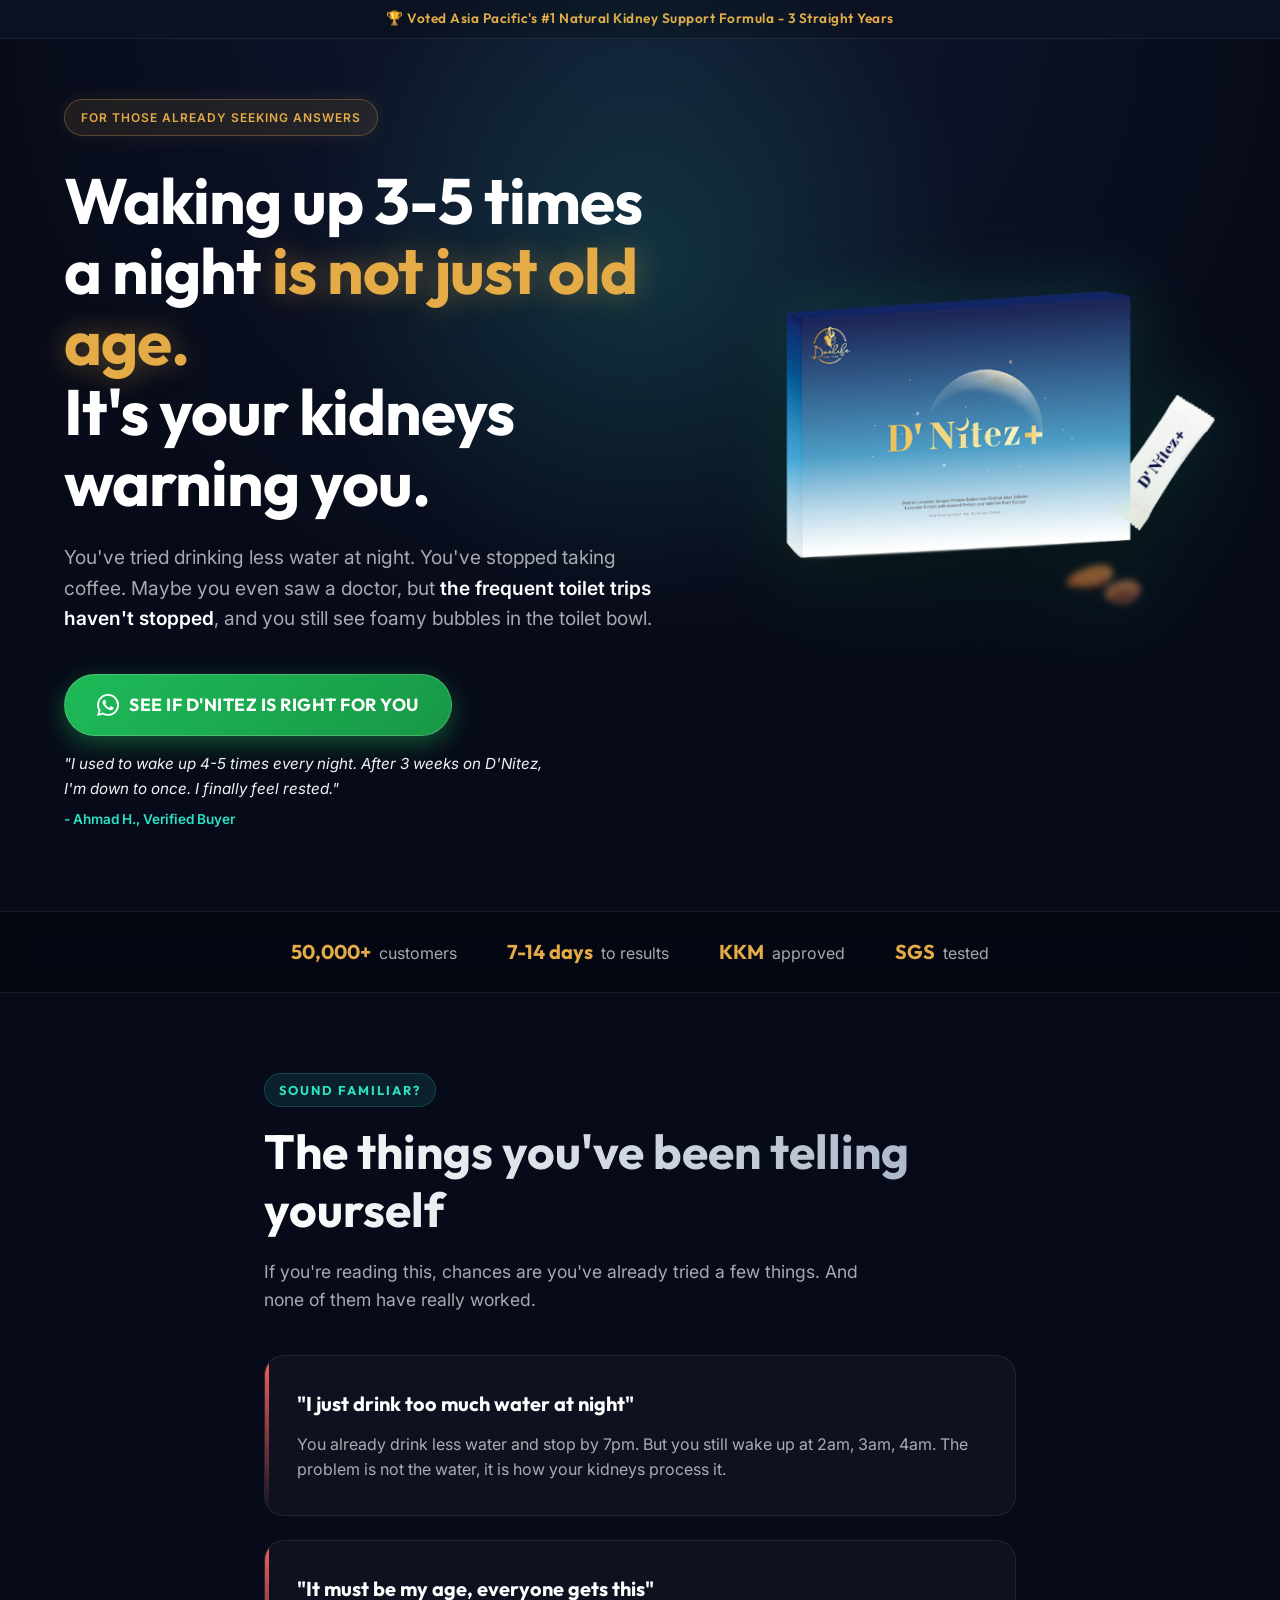
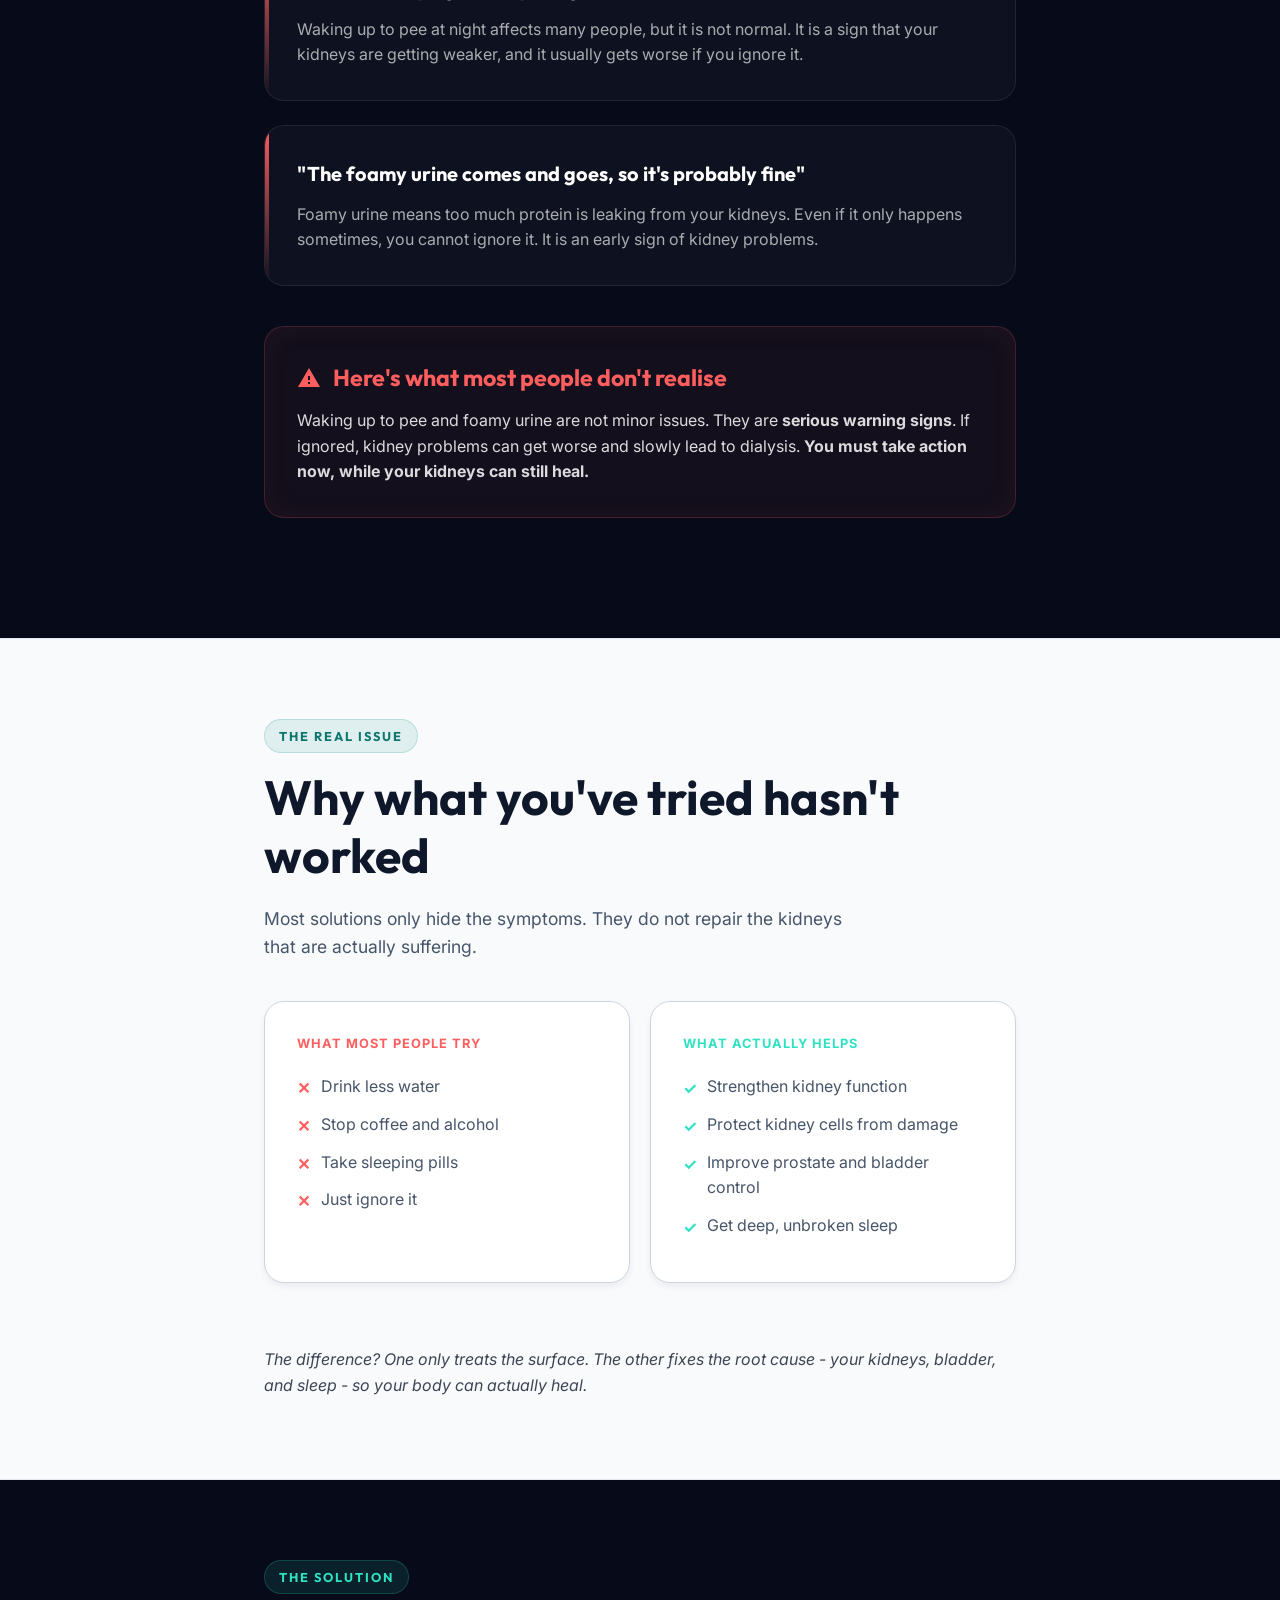
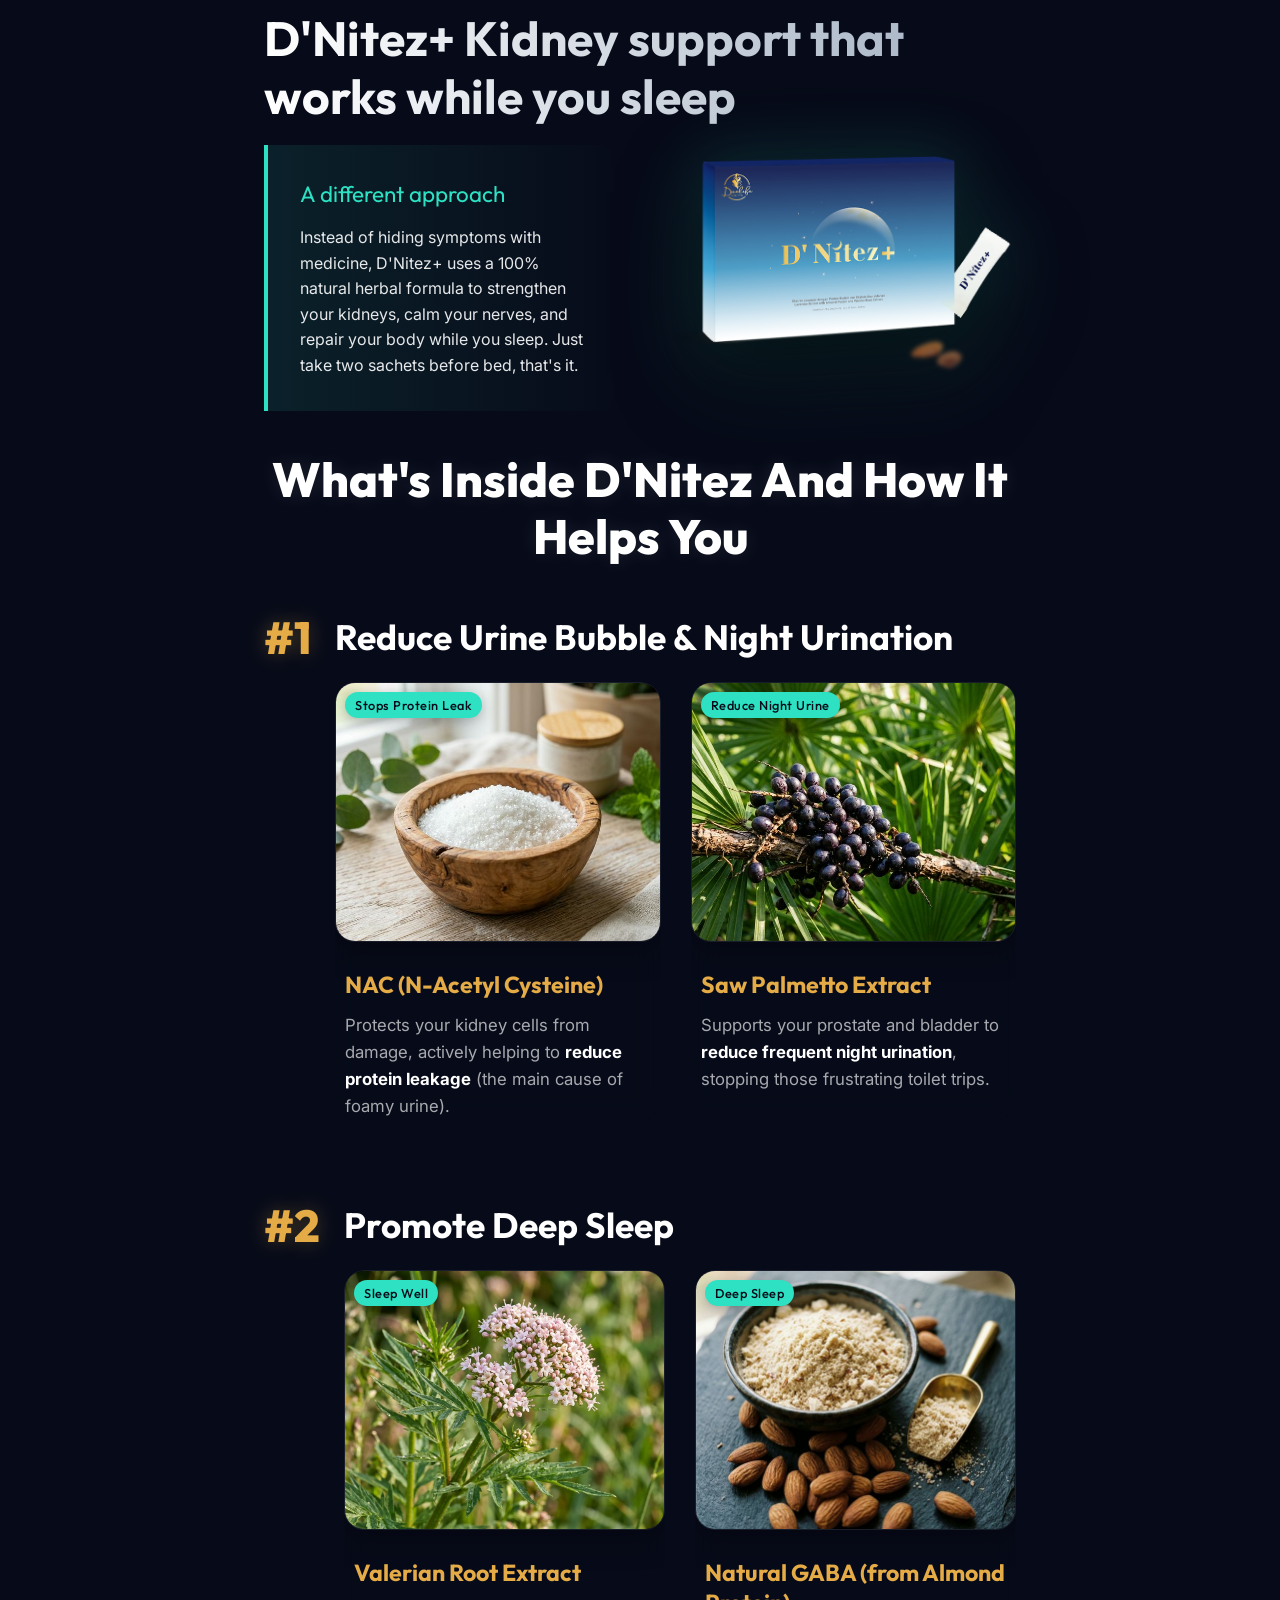
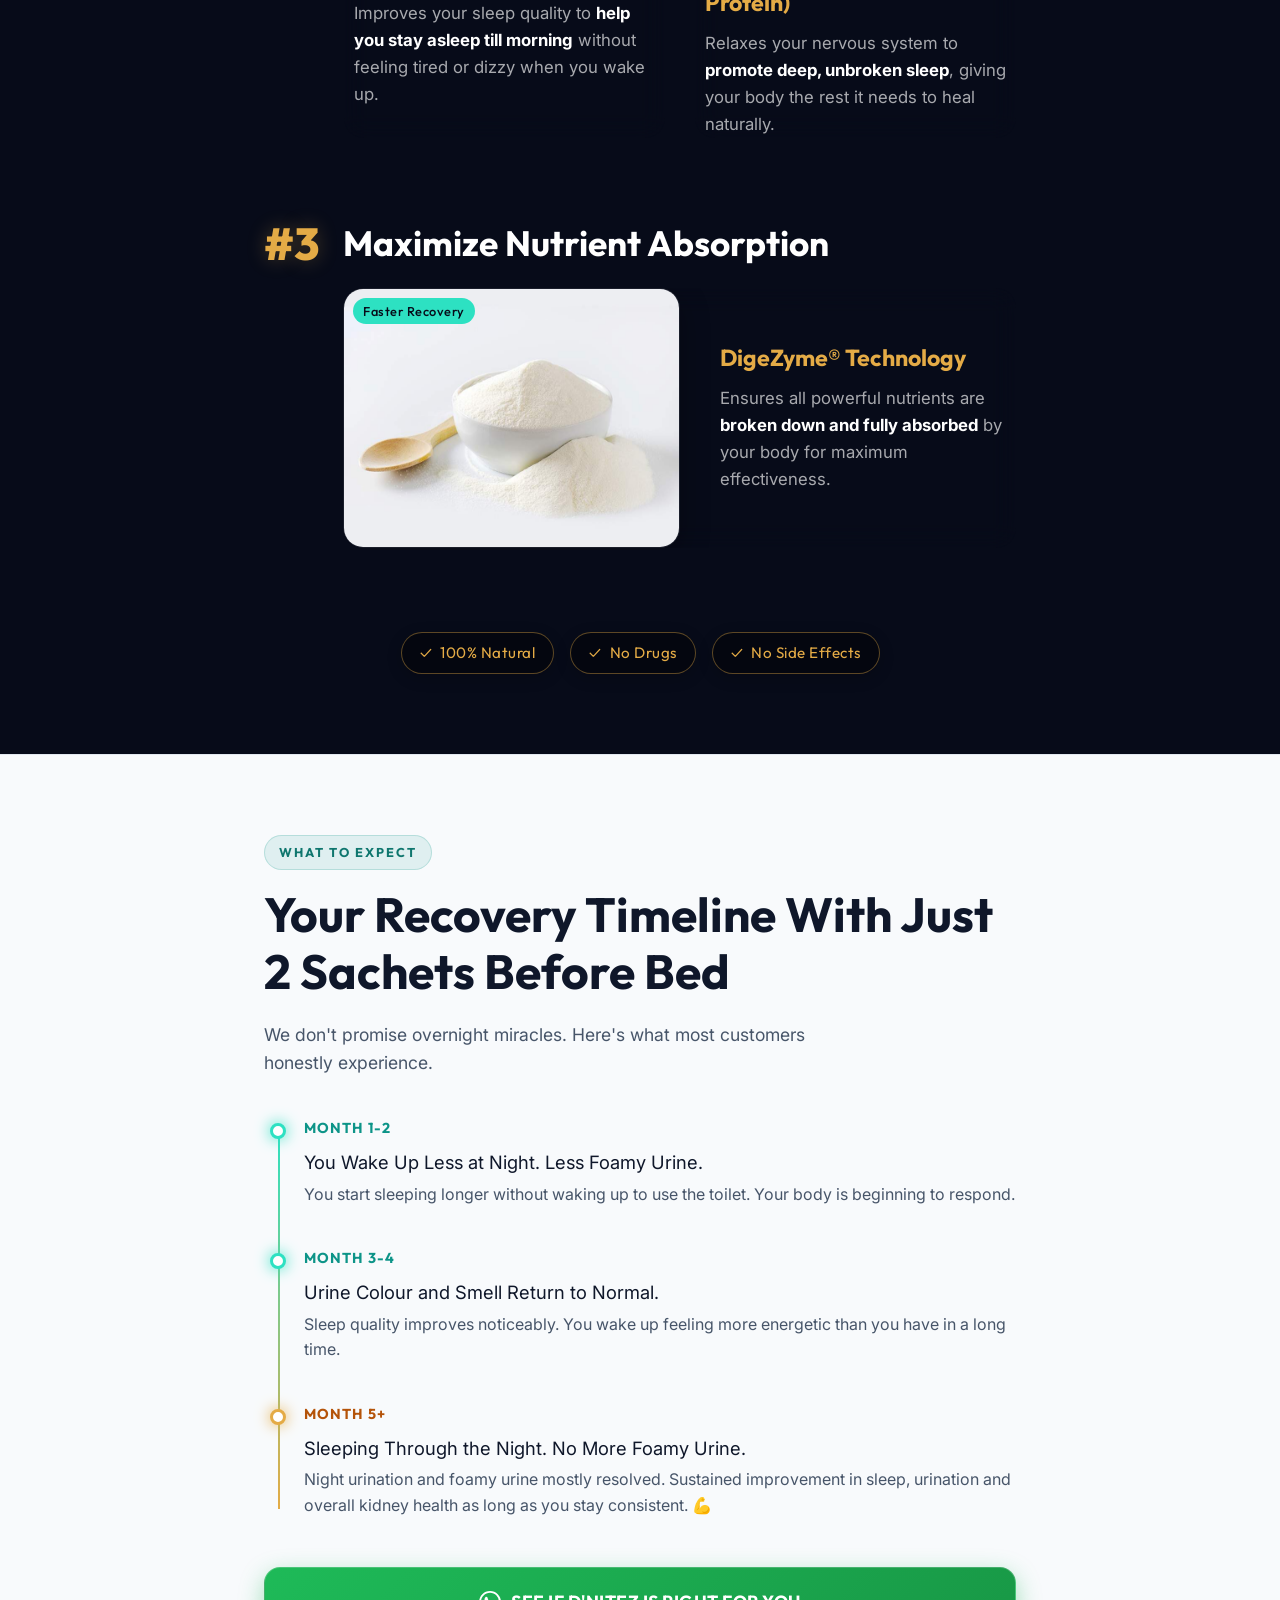
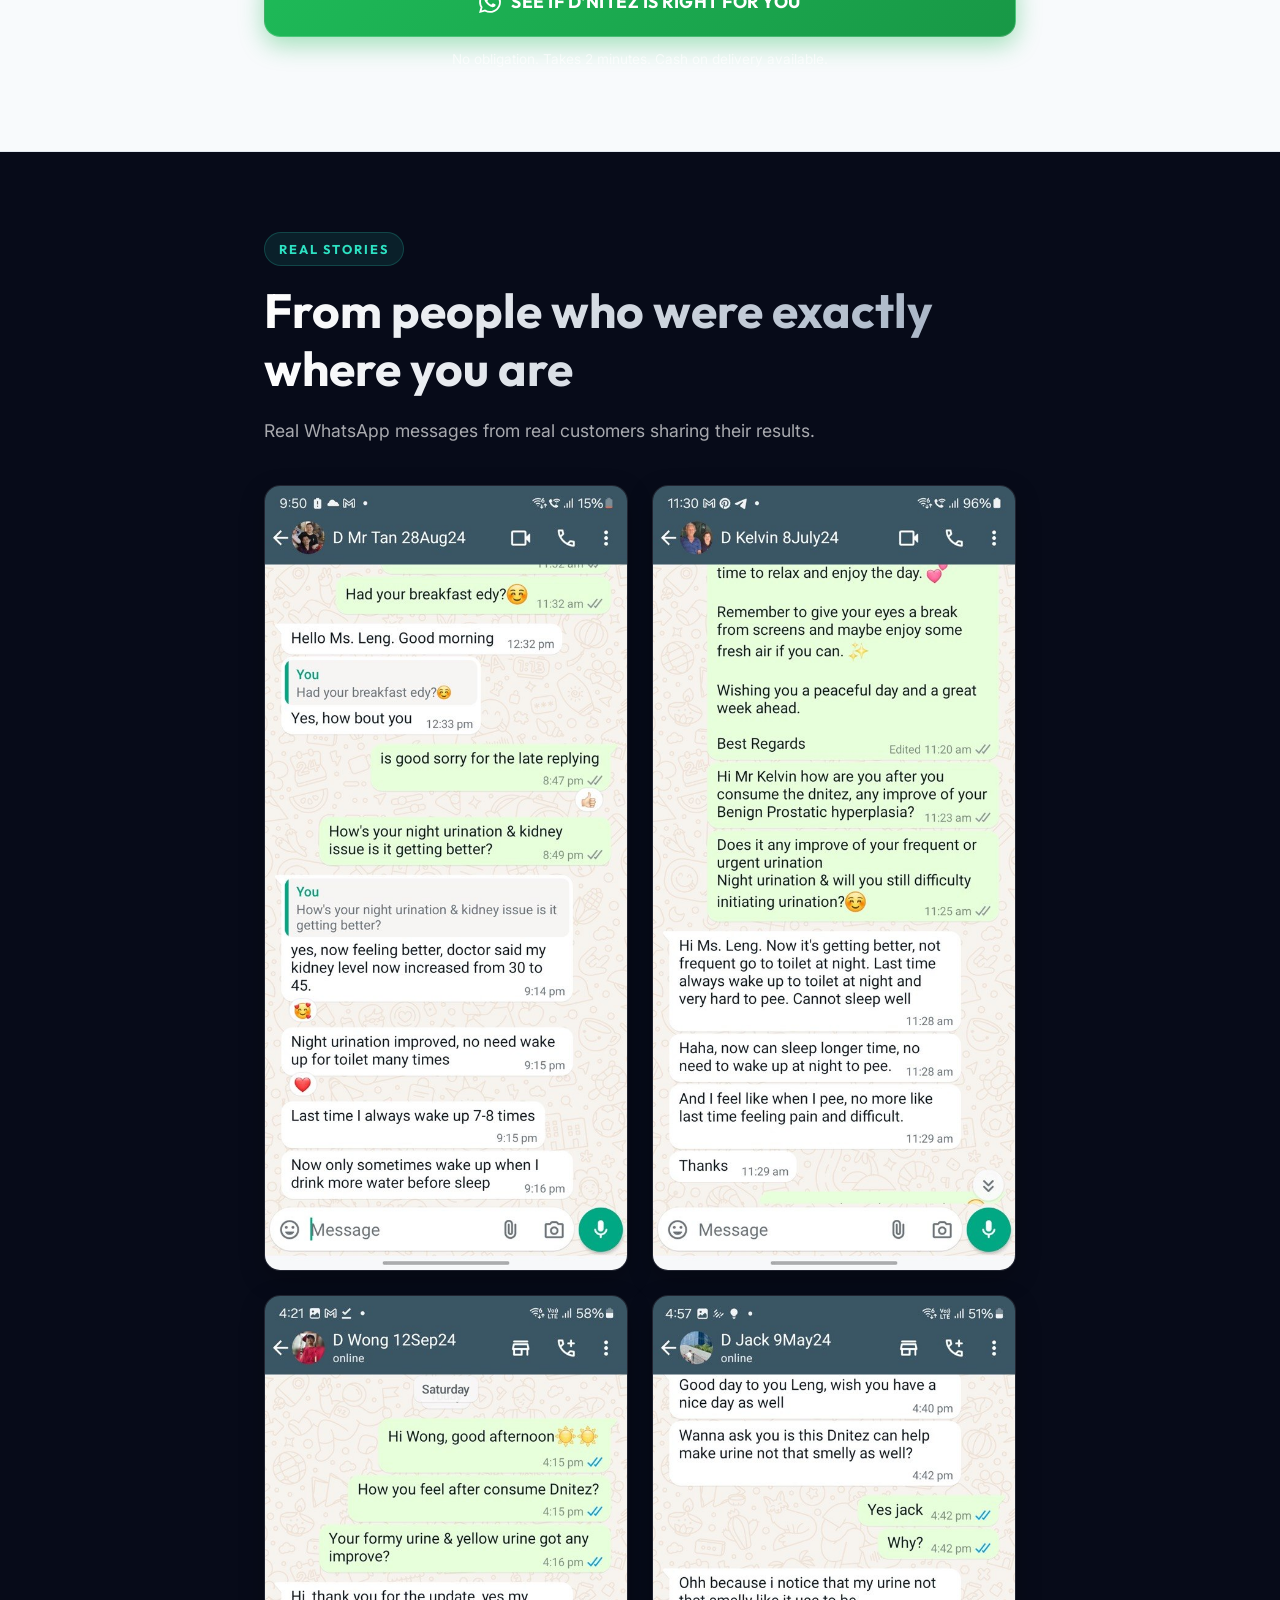
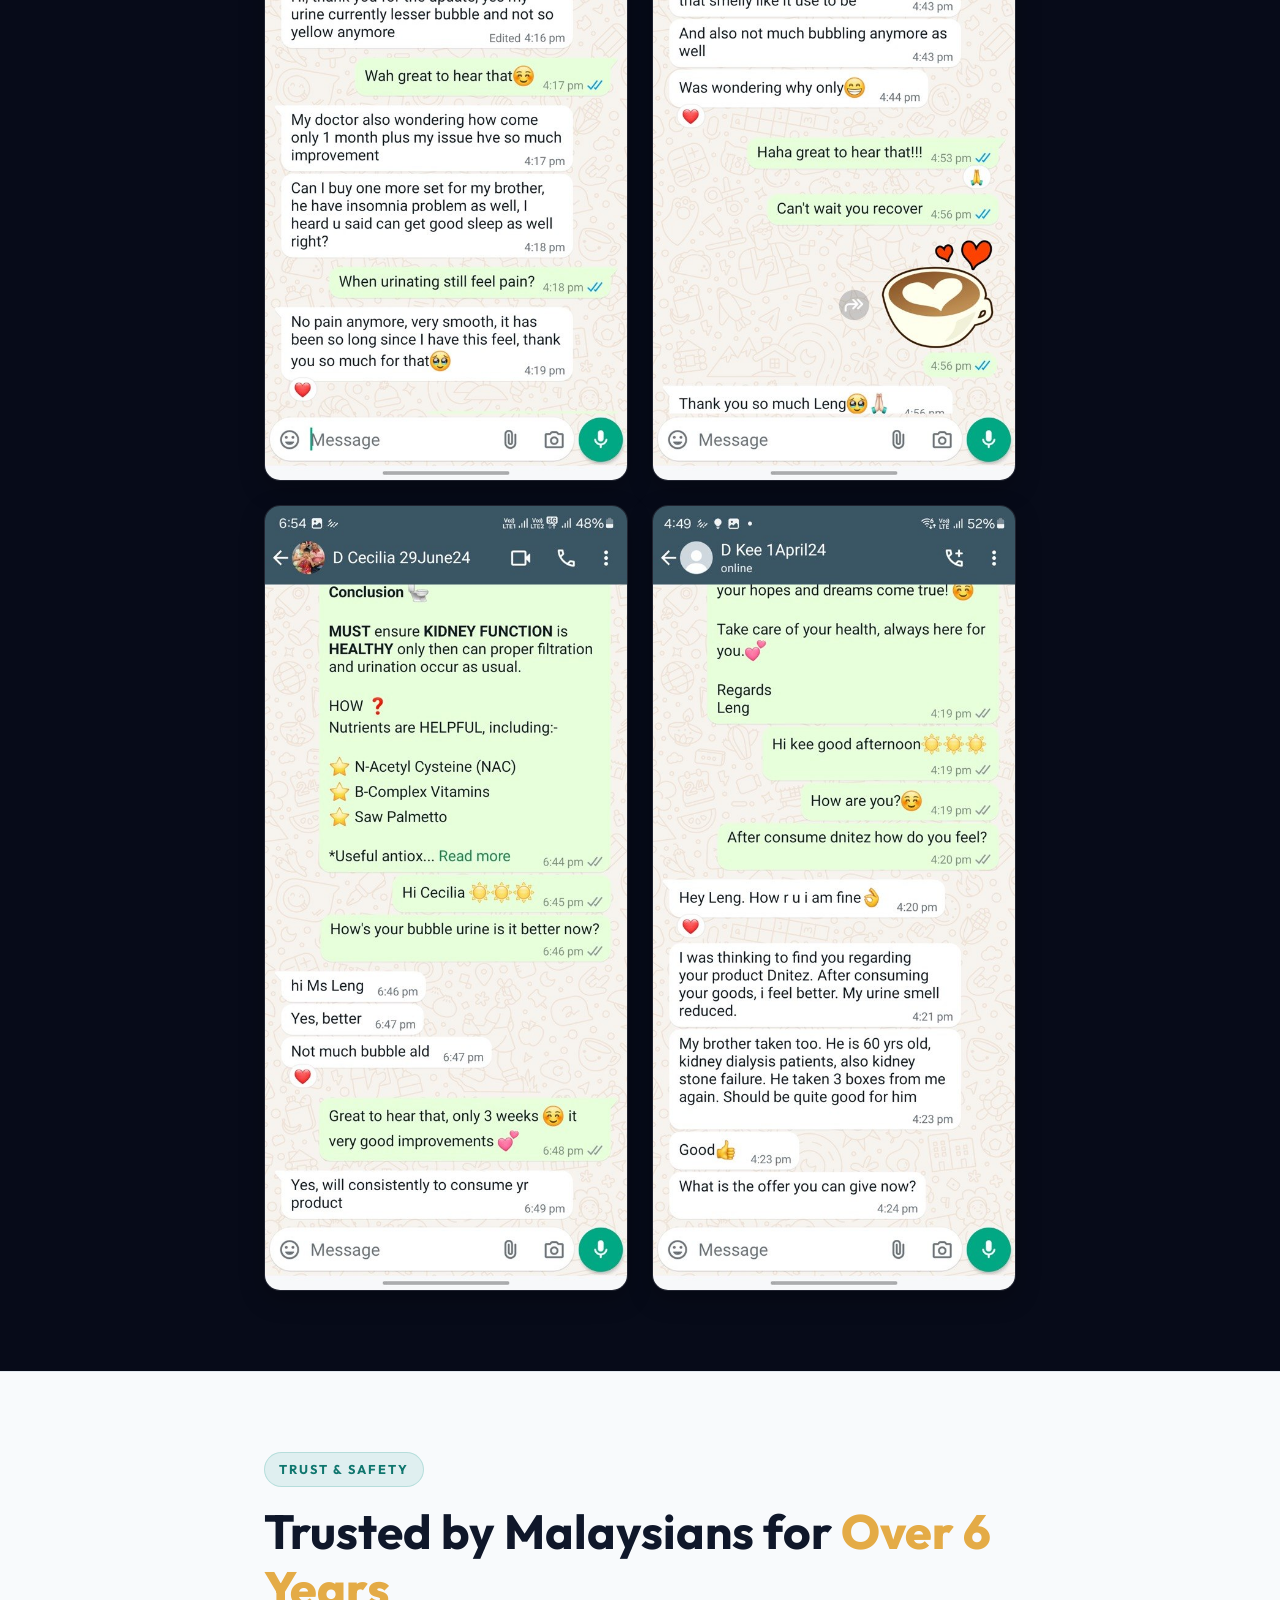
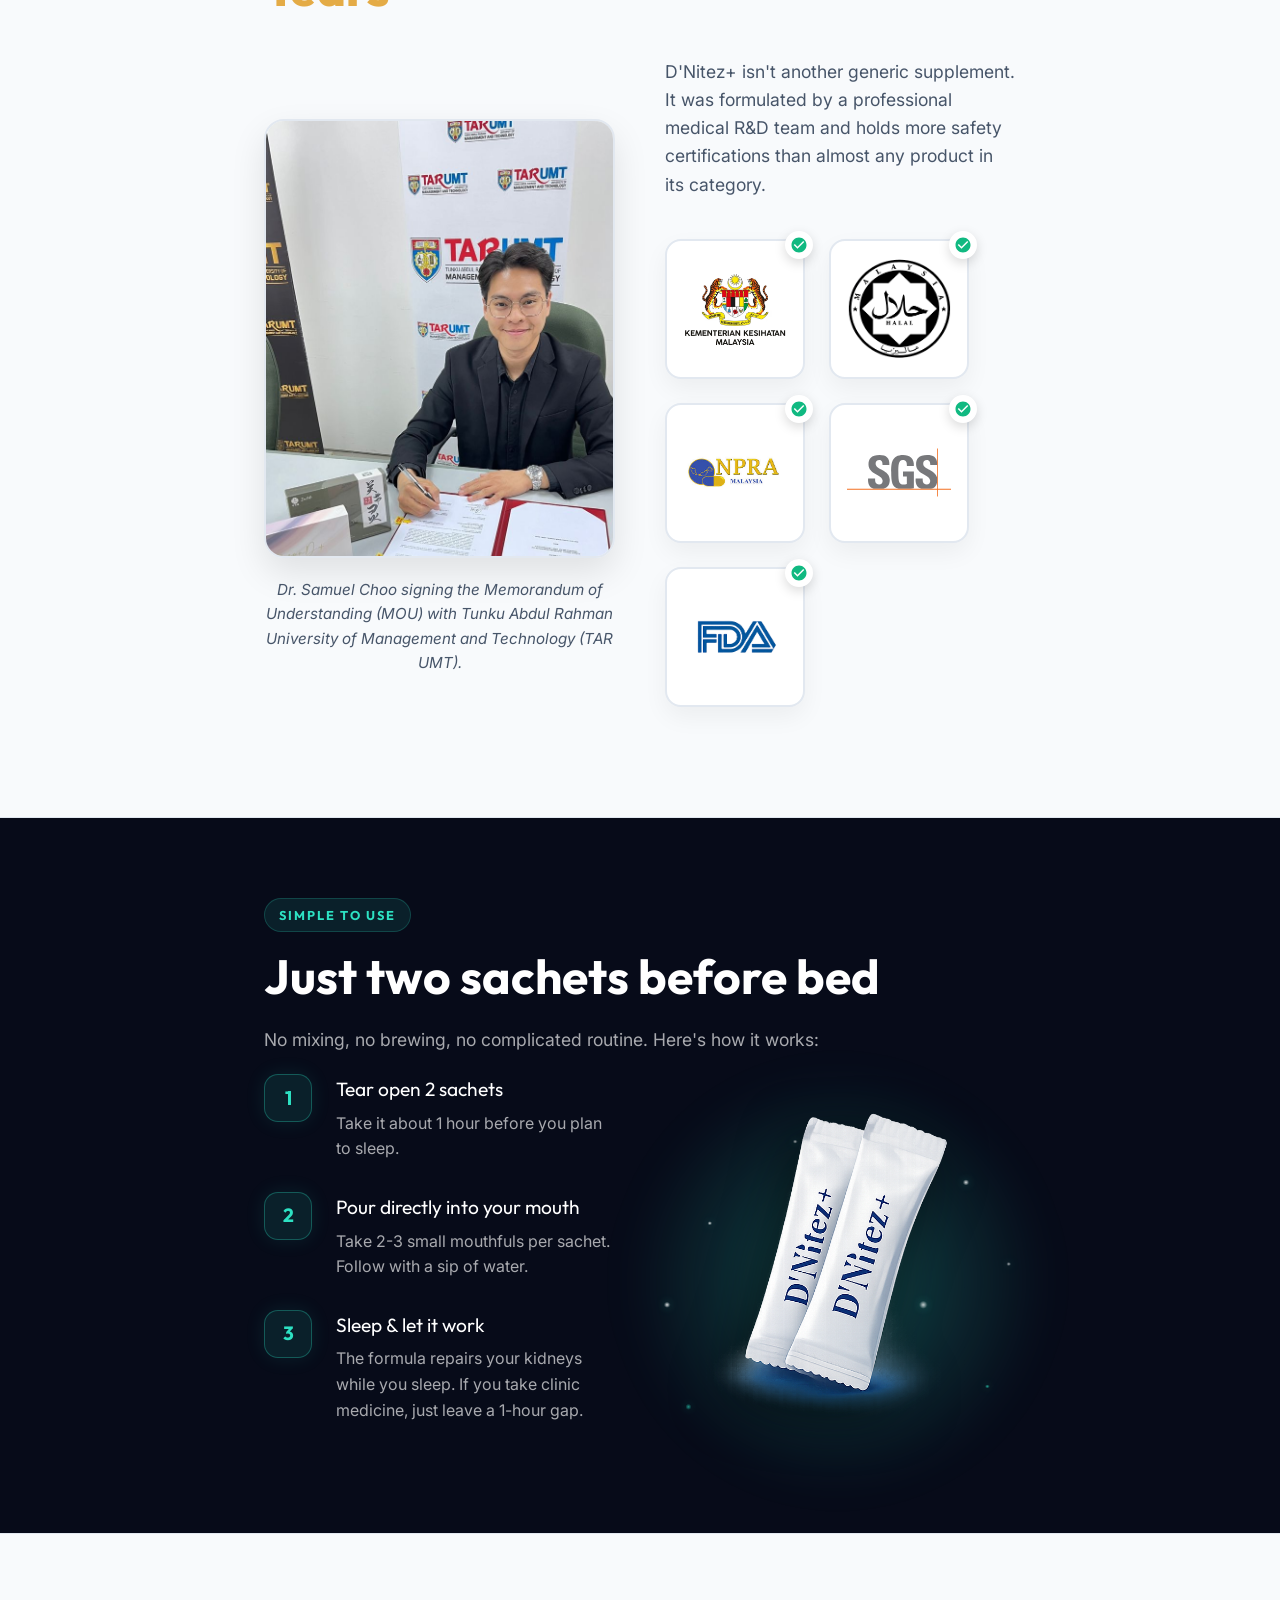
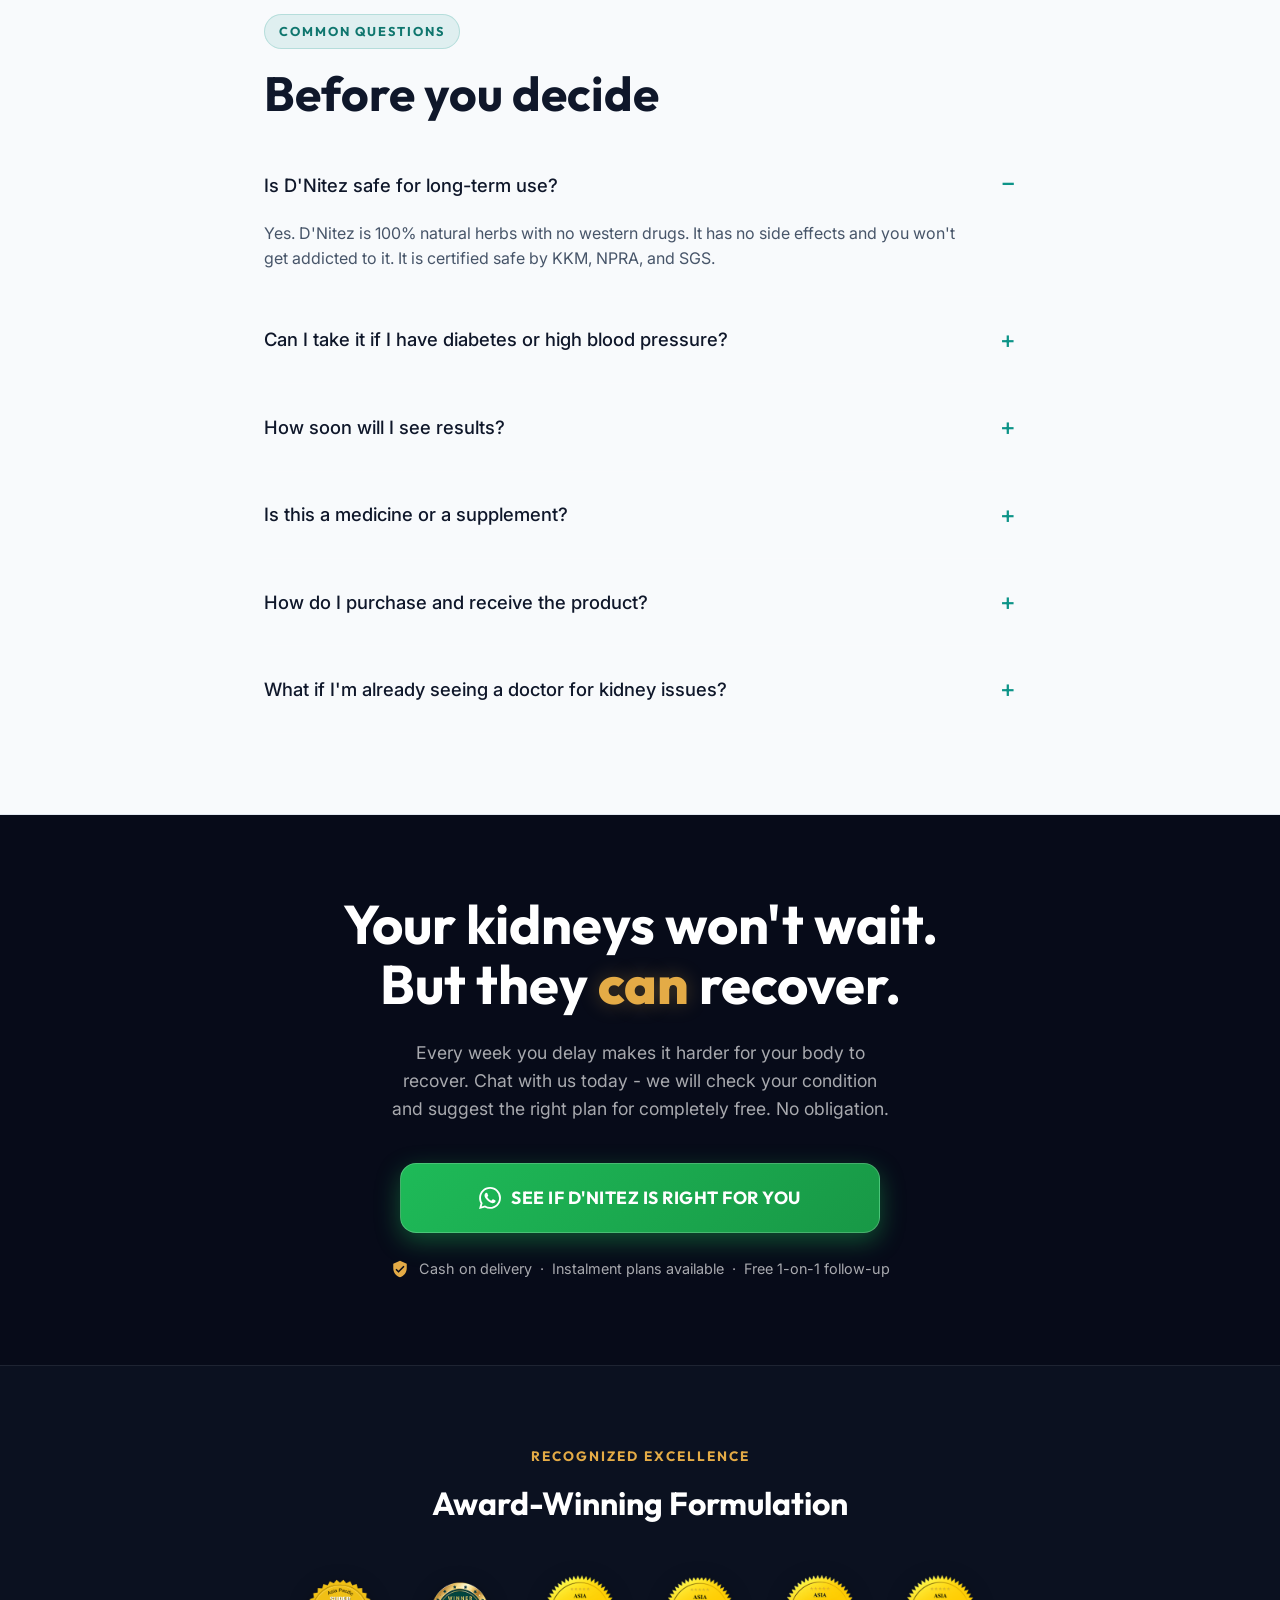
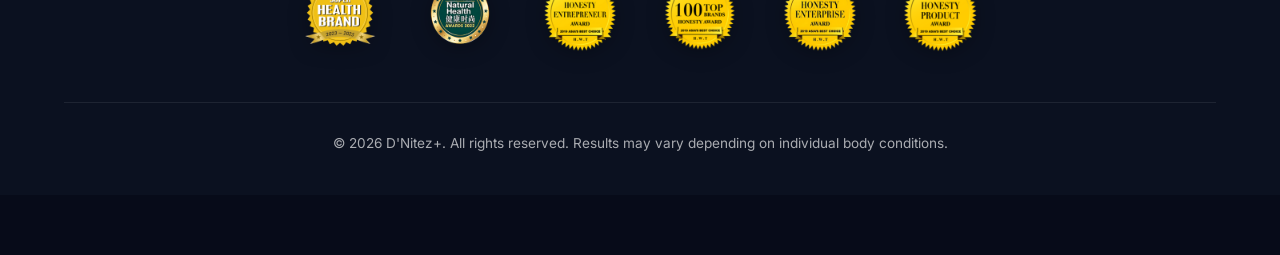
<file: index.html>
<!DOCTYPE html>
<html lang="en">
<head>
<meta charset="UTF-8">
<meta name="viewport" content="width=device-width, initial-scale=1.0">
<meta name="color-scheme" content="dark">
<meta name="theme-color" content="#070b19">
<title>Stop Night Urination Ruining Your Sleep - Natural Kidney Support</title>
<link rel="icon" type="image/png" href="favicon.png">
<link rel="preconnect" href="https://fonts.googleapis.com">
<link rel="preconnect" href="https://fonts.gstatic.com" crossorigin>
<link href="https://fonts.googleapis.com/css2?family=Inter:wght@400;500;600;700;800&family=Outfit:wght@400;500;600;700;800&display=swap" rel="stylesheet">
<link rel="stylesheet" href="styles.css">
<!-- Meta Pixel Code -->
<script>
!function(f,b,e,v,n,t,s)
{if(f.fbq)return;n=f.fbq=function(){n.callMethod?
n.callMethod.apply(n,arguments):n.queue.push(arguments)};
if(!f._fbq)f._fbq=n;n.push=n;n.loaded=!0;n.version='2.0';
n.queue=[];t=b.createElement(e);t.async=!0;
t.src=v;s=b.getElementsByTagName(e)[0];
s.parentNode.insertBefore(t,s)}(window, document,'script',
'https://connect.facebook.net/en_US/fbevents.js');
fbq('init', '1010130738361768');
fbq('track', 'PageView');
</script>
<noscript><img height="1" width="1" style="display:none"
src="https://www.facebook.com/tr?id=1010130738361768&ev=PageView&noscript=1"
/></noscript>
<!-- End Meta Pixel Code -->
<script type="text/javascript">
    (function(c,l,a,r,i,t,y){
        c[a]=c[a]||function(){(c[a].q=c[a].q||[]).push(arguments)};
        t=l.createElement(r);t.async=1;t.src="https://www.clarity.ms/tag/"+i;
        y=l.getElementsByTagName(r)[0];y.parentNode.insertBefore(t,y);
    })(window, document, "clarity", "script", "wrkhc6t2en");
</script>
</head>

<body>

<!-- ===== TOP BAR ===== -->
<div class="top-bar">
  🏆 Voted Asia Pacific's #1 Natural Kidney Support Formula - 3 Straight Years
</div>


<!-- ===== HERO ===== -->
<section class="hero fade-in">
  <div class="container container--wide">
    <div class="hero__grid">
      <div class="hero__content">
        <div class="hero__badge">For those already seeking answers</div>
        <h1>Waking up 3-5 times a night <em>is not just old age.</em><br>It's your kidneys warning you.</h1>
        <p class="hero__sub">
          You've tried drinking less water at night. You've stopped taking coffee. Maybe you even saw a doctor, but <strong>the frequent toilet trips haven't stopped</strong>, and you still see foamy bubbles in the toilet bowl.
        </p>
        <a href="#solution" class="btn-cta fade-in">
          <svg viewBox="0 0 24 24"><path d="M17.472 14.382c-.297-.149-1.758-.867-2.03-.967-.273-.099-.471-.148-.67.15-.197.297-.767.966-.94 1.164-.173.199-.347.223-.644.075-.297-.15-1.255-.463-2.39-1.475-.883-.788-1.48-1.761-1.653-2.059-.173-.297-.018-.458.13-.606.134-.133.298-.347.446-.52.149-.174.198-.298.298-.497.099-.198.05-.371-.025-.52-.075-.149-.669-1.612-.916-2.207-.242-.579-.487-.5-.669-.51-.173-.008-.371-.01-.57-.01-.198 0-.52.074-.792.372-.272.297-1.04 1.016-1.04 2.479 0 1.462 1.065 2.875 1.213 3.074.149.198 2.096 3.2 5.077 4.487.709.306 1.262.489 1.694.625.712.227 1.36.195 1.871.118.571-.085 1.758-.719 2.006-1.413.248-.694.248-1.289.173-1.413-.074-.124-.272-.198-.57-.347m-5.421 7.403h-.004a9.87 9.87 0 01-5.031-1.378l-.361-.214-3.741.982.998-3.648-.235-.374a9.86 9.86 0 01-1.51-5.26c.001-5.45 4.436-9.884 9.888-9.884 2.64 0 5.122 1.03 6.988 2.898a9.825 9.825 0 012.893 6.994c-.003 5.45-4.437 9.884-9.885 9.884m8.413-18.297A11.815 11.815 0 0012.05 0C5.495 0 .16 5.335.157 11.892c0 2.096.547 4.142 1.588 5.945L.057 24l6.305-1.654a11.882 11.882 0 005.683 1.448h.005c6.554 0 11.89-5.335 11.893-11.893a11.821 11.821 0 00-3.48-8.413z"/></svg>
          See If D'Nitez Is Right For You
        </a>
        <div class="hero__testimonial fade-in">
          <p class="hero__testimonial-text">"I used to wake up 4-5 times every night. After 3 weeks on D'Nitez, I'm down to once. I finally feel rested."</p>
          <div class="hero__testimonial-author">- Ahmad H., Verified Buyer</div>
        </div>
      </div>
      <div class="hero__image">
        <img src="Product%20Image/D.nitez_.png" alt="D'Nitez Premium Package" />
      </div>
    </div>
  </div>
</section>

<!-- ===== SOCIAL PROOF BAR ===== -->
<div class="proof-bar fade-in">
  <div class="container proof-bar__inner">
    <div class="proof-item">
      <strong>50,000+</strong> customers
    </div>
    <div class="proof-item">
      <strong>7-14 days</strong> to results
    </div>
    <div class="proof-item">
      <strong>KKM</strong> approved
    </div>
    <div class="proof-item">
      <strong>SGS</strong> tested
    </div>
  </div>
</div>

<!-- ===== THE REAL PROBLEM ===== -->
<section class="section">
  <div class="container">
    <div class="section__label fade-in">Sound familiar?</div>
    <h2 class="section__title fade-in">The things you've been telling yourself</h2>
    <p class="section__desc fade-in">If you're reading this, chances are you've already tried a few things. And none of them have really worked.</p>

    <div class="problem-card fade-in">
      <div class="problem-card__q"><strong>"I just drink too much water at night"</strong></div>
      <div class="problem-card__a">You already drink less water and stop by 7pm. But you still wake up at 2am, 3am, 4am. The problem is not the water, it is how your kidneys process it.</div>
    </div>

    <div class="problem-card fade-in">
      <div class="problem-card__q"><strong>"It must be my age, everyone gets this"</strong></div>
      <div class="problem-card__a">Waking up to pee at night affects many people, but it is not normal. It is a sign that your kidneys are getting weaker, and it usually gets worse if you ignore it.</div>
    </div>

    <div class="problem-card fade-in">
      <div class="problem-card__q"><strong>"The foamy urine comes and goes, so it's probably fine"</strong></div>
      <div class="problem-card__a">Foamy urine means too much protein is leaking from your kidneys. Even if it only happens sometimes, you cannot ignore it. It is an early sign of kidney problems.</div>
    </div>

    <div class="danger-callout fade-in">
      <div class="danger-callout__title" style="font-size: 1.45rem;">
        <svg viewBox="0 0 24 24"><path d="M1 21h22L12 2 1 21zm12-3h-2v-2h2v2zm0-4h-2v-4h2v4z"/></svg>
        <strong>Here's what most people don't realise</strong>
      </div>
      <p>Waking up to pee and foamy urine are not minor issues. They are <strong>serious warning signs</strong>. If ignored, kidney problems can get worse and slowly lead to dialysis. <strong>You must take action now, while your kidneys can still heal.</strong></p>
    </div>
  </div>
</section>

<!-- ===== WHY NOTHING HAS WORKED ===== -->
<section class="section section--alt">
  <div class="container">
    <div class="section__label fade-in">The real issue</div>
    <h2 class="section__title fade-in">Why what you've tried hasn't worked</h2>
    <p class="section__desc fade-in">Most solutions only hide the symptoms. They do not repair the kidneys that are actually suffering.</p>

    <div class="comparison fade-in">
      <div class="comparison__col comparison__col--old">
        <div class="comparison__label">What most people try</div>
        <div class="comparison__item">Drink less water</div>
        <div class="comparison__item">Stop coffee and alcohol</div>
        <div class="comparison__item">Take sleeping pills</div>
        <div class="comparison__item">Just ignore it</div>
      </div>
      <div class="comparison__col comparison__col--new">
        <div class="comparison__label">What actually helps</div>
        <div class="comparison__item">Strengthen kidney function</div>
        <div class="comparison__item">Protect kidney cells from damage</div>
        <div class="comparison__item">Improve prostate and bladder control</div>
        <div class="comparison__item">Get deep, unbroken sleep</div>
      </div>
    </div>

    <p style="font-size:1.0rem; color: inherit; opacity: 0.8; margin-top: 20px; font-style: italic;">The difference? One only treats the surface. The other fixes the root cause - your kidneys, bladder, and sleep - so your body can actually heal.</p>
  </div>
</section>

<!-- ===== THE SOLUTION ===== -->
<section class="section" id="solution">
  <div class="container">
    <div class="section__label fade-in">The solution</div>
    <h2 class="section__title fade-in">D'Nitez+ Kidney support that works while you sleep</h2>

    <div class="solution__grid" style="display: grid; grid-template-columns: 1fr 1fr; gap: 40px; align-items: center; margin-bottom: 40px;">
      <div class="solution-intro fade-in" style="margin-bottom: 0;">
        <div class="solution-intro__title">A different approach</div>
        <p>Instead of hiding symptoms with medicine, D'Nitez+ uses a 100% natural herbal formula to strengthen your kidneys, calm your nerves, and repair your body while you sleep. Just take two sachets before bed, that's it.</p>
      </div>
      <div class="solution-image fade-in" style="text-align: center;">
        <img src="Product%20Image/D.nitez_.png" alt="D'Nitez Multiple Packs" style="max-width: 100%; filter: drop-shadow(0 30px 40px rgba(0,0,0,0.6)) drop-shadow(0 0 30px rgba(45,225,194,0.2)); animation: floatImg 6s ease-in-out infinite;" />
      </div>
    </div>

    <h3 style="font-size: clamp(2.2rem, 5vw, 3rem); font-family: 'Outfit', sans-serif; font-weight: 800; color: #fff; margin-bottom: 50px; text-align: center; text-shadow: 0 0 20px rgba(255,255,255,0.1);">What's Inside D'Nitez And How It Helps You</h3>

    <!-- STAGE 1 -->
    <div class="benefit-stage fade-in">
      <div class="benefit-stage__header">
        <div class="benefit-stage__number">#1</div>
        <div class="benefit-stage__title-group">
          <h4 class="benefit-stage__title">Reduce Urine Bubble & Night Urination</h4>
          
          <div class="ingredient-grid ingredient-grid--stage">
            <!-- NAC -->
            <div class="ingredient-card fade-in">
              <div class="ingredient-card__tag ingredient-card__tag--teal">Stops Protein Leak</div>
              <img src="Product%20Image/nac_powder.png" alt="NAC Powder" class="ingredient-card__photo" />
              <div class="ingredient-card__content">
                <div class="ingredient-card__name">NAC (N-Acetyl Cysteine)</div>
                <div class="ingredient-card__role">Protects your kidney cells from damage, actively helping to <strong>reduce protein leakage</strong> (the main cause of foamy urine).</div>
              </div>
            </div>

            <!-- Saw Palmetto -->
            <div class="ingredient-card fade-in">
              <div class="ingredient-card__tag ingredient-card__tag--gold">Reduce Night Urine</div>
              <img src="Product%20Image/saw_palmetto.png" alt="Saw Palmetto Extract" class="ingredient-card__photo" />
              <div class="ingredient-card__content">
                <div class="ingredient-card__name">Saw Palmetto Extract</div>
                <div class="ingredient-card__role">Supports your prostate and bladder to <strong>reduce frequent night urination</strong>, stopping those frustrating toilet trips.</div>
              </div>
            </div>
          </div>
        </div>
      </div>
    </div>

    <!-- STAGE 2 -->
    <div class="benefit-stage fade-in">
      <div class="benefit-stage__header">
        <div class="benefit-stage__number">#2</div>
        <div class="benefit-stage__title-group">
          <h4 class="benefit-stage__title">Promote Deep Sleep</h4>
          
          <div class="ingredient-grid ingredient-grid--stage">
            <!-- Valerian Root -->
            <div class="ingredient-card fade-in">
              <div class="ingredient-card__tag ingredient-card__tag--teal">Sleep Well</div>
              <img src="Product%20Image/valerian_root.png" alt="Valerian Root Extract" class="ingredient-card__photo" />
              <div class="ingredient-card__content">
                <div class="ingredient-card__name">Valerian Root Extract</div>
                <div class="ingredient-card__role">Improves your sleep quality to <strong>help you stay asleep till morning</strong> without feeling tired or dizzy when you wake up.</div>
              </div>
            </div>

            <!-- Natural GABA -->
            <div class="ingredient-card fade-in">
              <div class="ingredient-card__tag ingredient-card__tag--gold">Deep Sleep</div>
              <img src="Product%20Image/gaba_almonds.png" alt="Natural GABA" class="ingredient-card__photo" />
              <div class="ingredient-card__content">
                <div class="ingredient-card__name">Natural GABA (from Almond Protein)</div>
                <div class="ingredient-card__role">Relaxes your nervous system to <strong>promote deep, unbroken sleep</strong>, giving your body the rest it needs to heal naturally.</div>
              </div>
            </div>
          </div>
        </div>
      </div>
    </div>

    <!-- STAGE 3 -->
    <div class="benefit-stage fade-in">
      <div class="benefit-stage__header">
        <div class="benefit-stage__number">#3</div>
        <div class="benefit-stage__title-group">
          <h4 class="benefit-stage__title">Maximize Nutrient Absorption</h4>
          
          <div class="ingredient-grid ingredient-grid--stage">
            <!-- DigeZyme -->
            <div class="ingredient-card ingredient-card--horizontal fade-in">
              <div class="ingredient-card__tag ingredient-card__tag--teal ingredient-card__tag--no-shadow">Faster Recovery</div>
              <img src="Product%20Image/digesyme.png" alt="DigeZyme Multi-Enzyme Complex" class="ingredient-card__photo" />
              <div class="ingredient-card__content">
                <div class="ingredient-card__name">DigeZyme® Technology</div>
                <div class="ingredient-card__role">Ensures all powerful nutrients are <strong>broken down and fully absorbed</strong> by your body for maximum effectiveness.</div>
              </div>
            </div>
          </div>
        </div>
      </div>
    </div>

    <div class="ingredient-support fade-in">
      <div class="ingredient-support__pill">100% Natural</div>
      <div class="ingredient-support__pill">No Drugs</div>
      <div class="ingredient-support__pill">No Side Effects</div>
    </div>
  </div>
</section>

<!-- ===== WHAT TO EXPECT ===== -->
<section class="section section--alt">
  <div class="container">
    <div class="section__label fade-in">WHAT TO EXPECT</div>
    <h2 class="section__title fade-in">Your Recovery Timeline With Just 2 Sachets Before Bed</h2>
    <p class="section__desc fade-in">We don't promise overnight miracles. Here's what most customers honestly experience.</p>

    <div class="timeline fade-in">
      <div class="timeline__item">
        <div class="timeline__dot"></div>
        <div class="timeline__week">Month 1-2</div>
        <div class="timeline__text">You Wake Up Less at Night. Less Foamy Urine.</div>
        <div class="timeline__sub">You start sleeping longer without waking up to use the toilet. Your body is beginning to respond.</div>
      </div>
      <div class="timeline__item">
        <div class="timeline__dot"></div>
        <div class="timeline__week">Month 3-4</div>
        <div class="timeline__text">Urine Colour and Smell Return to Normal.</div>
        <div class="timeline__sub">Sleep quality improves noticeably. You wake up feeling more energetic than you have in a long time.</div>
      </div>
      <div class="timeline__item">
        <div class="timeline__dot"></div>
        <div class="timeline__week">Month 5+</div>
        <div class="timeline__text">Sleeping Through the Night. No More Foamy Urine.</div>
        <div class="timeline__sub">Night urination and foamy urine mostly resolved. Sustained improvement in sleep, urination and overall kidney health as long as you stay consistent. 💪</div>
      </div>
    </div>

    <div class="fade-in" style="margin-top: 48px; text-align: center;">
      <a href="https://wa.me/60172924357?text=Hi%20Jackson%2C%20I%20want%20to%20know%20more%20about%20D%27Nitez" class="btn-cta-full" onclick="fbq('track', 'Lead');">
        <svg viewBox="0 0 24 24"><path d="M17.472 14.382c-.297-.149-1.758-.867-2.03-.967-.273-.099-.471-.148-.67.15-.197.297-.767.966-.94 1.164-.173.199-.347.223-.644.075-.297-.15-1.255-.463-2.39-1.475-.883-.788-1.48-1.761-1.653-2.059-.173-.297-.018-.458.13-.606.134-.133.298-.347.446-.52.149-.174.198-.298.298-.497.099-.198.05-.371-.025-.52-.075-.149-.669-1.612-.916-2.207-.242-.579-.487-.5-.669-.51-.173-.008-.371-.01-.57-.01-.198 0-.52.074-.792.372-.272.297-1.04 1.016-1.04 2.479 0 1.462 1.065 2.875 1.213 3.074.149.198 2.096 3.2 5.077 4.487.709.306 1.262.489 1.694.625.712.227 1.36.195 1.871.118.571-.085 1.758-.719 2.006-1.413.248-.694.248-1.289.173-1.413-.074-.124-.272-.198-.57-.347m-5.421 7.403h-.004a9.87 9.87 0 01-5.031-1.378l-.361-.214-3.741.982.998-3.648-.235-.374a9.86 9.86 0 01-1.51-5.26c.001-5.45 4.436-9.884 9.888-9.884 2.64 0 5.122 1.03 6.988 2.898a9.825 9.825 0 012.893 6.994c-.003 5.45-4.437 9.884-9.885 9.884m8.413-18.297A11.815 11.815 0 0012.05 0C5.495 0 .16 5.335.157 11.892c0 2.096.547 4.142 1.588 5.945L.057 24l6.305-1.654a11.882 11.882 0 005.683 1.448h.005c6.554 0 11.89-5.335 11.893-11.893a11.821 11.821 0 00-3.48-8.413z"/></svg>
        See If D'Nitez Is Right For You
      </a>
      <div class="btn-subtle">No obligation. Takes 2 minutes. Cash on delivery available.</div>
    </div>
  </div>
</section>

<!-- ===== TESTIMONIALS ===== -->
<section class="section">
  <div class="container">
    <div class="section__label fade-in">Real stories</div>
    <h2 class="section__title fade-in">From people who were exactly where you are</h2>
    <p class="section__desc fade-in">Real WhatsApp messages from real customers sharing their results.</p>

    <div class="testimonial-grid fade-in">
      <div class="testimonial-screenshot">
        <img src="Testimonials/A.jpg" alt="Customer WhatsApp testimonial" />
      </div>
      <div class="testimonial-screenshot">
        <img src="Testimonials/B.jpg" alt="Customer WhatsApp testimonial" />
      </div>
      <div class="testimonial-screenshot">
        <img src="Testimonials/C.jpg" alt="Customer WhatsApp testimonial" />
      </div>
      <div class="testimonial-screenshot">
        <img src="Testimonials/D.jpg" alt="Customer WhatsApp testimonial" />
      </div>
      <div class="testimonial-screenshot">
        <img src="Testimonials/E.jpg" alt="Customer WhatsApp testimonial" />
      </div>
      <div class="testimonial-screenshot">
        <img src="Testimonials/F.jpg" alt="Customer WhatsApp testimonial" />
      </div>
    </div>
  </div>
</section>

<!-- ===== CERTIFICATIONS & TRUST ===== -->
<section class="section section--alt">
  <div class="container text-center">
    <div class="section__label fade-in">Trust &amp; safety</div>
    <h2 class="section__title fade-in">Trusted by Malaysians for <strong style="color: var(--accent-gold); font-weight: 800;">Over 6 Years</strong></h2>
    
    <div class="trust-grid" style="margin-top: 40px; text-align: left;">
      <div class="trust-grid__left fade-in">
        <div class="mou-section" style="margin-top: 0;">
          <img src="Certificates/Dr_Samuel_Choo_MOU.jpg" alt="Dr. Samuel Choo signing MOU with TAR UMT" class="mou-image" />
          <p class="mou-caption">Dr. Samuel Choo signing the Memorandum of Understanding (MOU) with Tunku Abdul Rahman University of Management and Technology (TAR UMT).</p>
        </div>
      </div>
      <div class="trust-grid__right">
        <p class="section__desc fade-in" style="text-align: left; margin-left: 0;">D'Nitez+ isn't another generic supplement. It was formulated by a professional medical R&amp;D team and holds more safety certifications than almost any product in its category.</p>

        <div class="cert-logos fade-in" style="justify-content: flex-start; margin: 30px 0;">
          <div class="cert-logo-wrapper">
            <img src="Certificates/kkm-logo-baru-01-8-edited.avif" alt="KKM Certified" style="transform: scale(1.4);" />
            <div class="cert-check"><svg viewBox="0 0 24 24"><path d="M12 2C6.48 2 2 6.48 2 12s4.48 10 10 10 10-4.48 10-10S17.52 2 12 2zm-2 15l-5-5 1.41-1.41L10 14.17l7.59-7.59L19 8l-9 9z" fill="#10b981"/></svg></div>
          </div>
          <div class="cert-logo-wrapper">
            <img src="Certificates/Halal.png" alt="Halal Certified" />
            <div class="cert-check"><svg viewBox="0 0 24 24"><path d="M12 2C6.48 2 2 6.48 2 12s4.48 10 10 10 10-4.48 10-10S17.52 2 12 2zm-2 15l-5-5 1.41-1.41L10 14.17l7.59-7.59L19 8l-9 9z" fill="#10b981"/></svg></div>
          </div>
          <div class="cert-logo-wrapper">
            <img src="Certificates/NPRA.jpg" alt="NPRA Certified" />
            <div class="cert-check"><svg viewBox="0 0 24 24"><path d="M12 2C6.48 2 2 6.48 2 12s4.48 10 10 10 10-4.48 10-10S17.52 2 12 2zm-2 15l-5-5 1.41-1.41L10 14.17l7.59-7.59L19 8l-9 9z" fill="#10b981"/></svg></div>
          </div>
          <div class="cert-logo-wrapper">
            <img src="Certificates/sgs-sa.svg" alt="SGS International" />
            <div class="cert-check"><svg viewBox="0 0 24 24"><path d="M12 2C6.48 2 2 6.48 2 12s4.48 10 10 10 10-4.48 10-10S17.52 2 12 2zm-2 15l-5-5 1.41-1.41L10 14.17l7.59-7.59L19 8l-9 9z" fill="#10b981"/></svg></div>
          </div>
          <div class="cert-logo-wrapper">
            <img src="Certificates/images.png" alt="FDA Certified" />
            <div class="cert-check"><svg viewBox="0 0 24 24"><path d="M12 2C6.48 2 2 6.48 2 12s4.48 10 10 10 10-4.48 10-10S17.52 2 12 2zm-2 15l-5-5 1.41-1.41L10 14.17l7.59-7.59L19 8l-9 9z" fill="#10b981"/></svg></div>
          </div>
        </div>
      </div>
    </div>
  </div>
</section>

<!-- ===== HOW TO USE ===== -->
<section class="section how-to-section">
  <div class="container">
    <div class="section__label fade-in">Simple to use</div>
    <h2 class="section__title fade-in" style="background: none; -webkit-text-fill-color: initial; color: #fff;">Just two sachets before bed</h2>
    <p class="section__desc fade-in">No mixing, no brewing, no complicated routine. Here's how it works:</p>

    <div class="how-to-grid">
      <div class="how-to-content">
        <div class="steps fade-in">
          <div class="step">
            <div class="step__num">1</div>
            <div>
              <div class="step__title">Tear open 2 sachets</div>
              <div class="step__desc">Take it about 1 hour before you plan to sleep.</div>
            </div>
          </div>
          <div class="step">
            <div class="step__num">2</div>
            <div>
              <div class="step__title">Pour directly into your mouth</div>
              <div class="step__desc">Take 2-3 small mouthfuls per sachet. Follow with a sip of water.</div>
            </div>
          </div>
          <div class="step">
            <div class="step__num">3</div>
            <div>
              <div class="step__title">Sleep &amp; let it work</div>
              <div class="step__desc">The formula repairs your kidneys while you sleep. If you take clinic medicine, just leave a 1-hour gap.</div>
            </div>
          </div>
        </div>
      </div>
      <div class="how-to-image fade-in">
        <div class="sachets-glow"></div>
        <img src="Product%20Image/2sachets.png" alt="D'Nitez Sachets" class="sachets-img" />
      </div>
    </div>
  </div>
</section>

<!-- ===== FAQ ===== -->
<section class="section section--alt">
  <div class="container">
    <div class="section__label fade-in">Common questions</div>
    <h2 class="section__title fade-in">Before you decide</h2>

    <div class="faq-item open fade-in">
      <div class="faq-q" onclick="toggleFaq(this)">Is D'Nitez safe for long-term use?</div>
      <div class="faq-a">Yes. D'Nitez is 100% natural herbs with no western drugs. It has no side effects and you won't get addicted to it. It is certified safe by KKM, NPRA, and SGS.</div>
    </div>

    <div class="faq-item fade-in">
      <div class="faq-q" onclick="toggleFaq(this)">Can I take it if I have diabetes or high blood pressure?</div>
      <div class="faq-a">Yes. D'Nitez is safe for those with diabetes, high blood pressure, and high cholesterol. If you are taking clinic medicine, just take D'Nitez 1 hour after your medicine.</div>
    </div>

    <div class="faq-item fade-in">
      <div class="faq-q" onclick="toggleFaq(this)">How soon will I see results?</div>
      <div class="faq-a">Most customers see fewer night toilet trips and better sleep within 2 weeks. For foamy urine and kidney repair, taking it for 4 to 8 weeks will show the best results.</div>
    </div>

    <div class="faq-item fade-in">
      <div class="faq-q" onclick="toggleFaq(this)">Is this a medicine or a supplement?</div>
      <div class="faq-a">D'Nitez is a natural health supplement, not a drug. It contains only herbal extracts to naturally repair your kidneys and sleep.</div>
    </div>

    <div class="faq-item fade-in">
      <div class="faq-q" onclick="toggleFaq(this)">How do I purchase and receive the product?</div>
      <div class="faq-a">Just tap the WhatsApp button to chat with us. We will suggest the best plan for your condition. We offer Cash on Delivery (COD) and free 1-on-1 follow-up service.</div>
    </div>

    <div class="faq-item fade-in">
      <div class="faq-q" onclick="toggleFaq(this)">What if I'm already seeing a doctor for kidney issues?</div>
      <div class="faq-a">D'Nitez works well with your doctor's treatment. Many customers take it alongside their clinic medicine and see much better kidney test results over time.</div>
    </div>
  </div>
</section>

<!-- ===== FINAL CTA ===== -->
<section class="final-cta fade-in">
  <div class="container">
    <h2 style="font-size: clamp(2.4rem, 5vw, 3.4rem); line-height: 1.1;">Your kidneys won't wait.<br>But they <em style="color: var(--accent-gold); font-style: normal; font-weight: 800; text-shadow: 0 0 20px rgba(228,171,70,0.3);">can</em> recover.</h2>
    <p>Every week you delay makes it harder for your body to recover. Chat with us today - we will check your condition and suggest the right plan for completely free. No obligation.</p>

    <a href="https://wa.me/60172924357?text=Hi%20Jackson%2C%20I%20want%20to%20know%20more%20about%20D%27Nitez" class="btn-cta-full fade-in" style="max-width: 480px; margin: 0 auto;" onclick="fbq('track', 'Lead');">
      <svg viewBox="0 0 24 24"><path d="M17.472 14.382c-.297-.149-1.758-.867-2.03-.967-.273-.099-.471-.148-.67.15-.197.297-.767.966-.94 1.164-.173.199-.347.223-.644.075-.297-.15-1.255-.463-2.39-1.475-.883-.788-1.48-1.761-1.653-2.059-.173-.297-.018-.458.13-.606.134-.133.298-.347.446-.52.149-.174.198-.298.298-.497.099-.198.05-.371-.025-.52-.075-.149-.669-1.612-.916-2.207-.242-.579-.487-.5-.669-.51-.173-.008-.371-.01-.57-.01-.198 0-.52.074-.792.372-.272.297-1.04 1.016-1.04 2.479 0 1.462 1.065 2.875 1.213 3.074.149.198 2.096 3.2 5.077 4.487.709.306 1.262.489 1.694.625.712.227 1.36.195 1.871.118.571-.085 1.758-.719 2.006-1.413.248-.694.248-1.289.173-1.413-.074-.124-.272-.198-.57-.347m-5.421 7.403h-.004a9.87 9.87 0 01-5.031-1.378l-.361-.214-3.741.982.998-3.648-.235-.374a9.86 9.86 0 01-1.51-5.26c.001-5.45 4.436-9.884 9.888-9.884 2.64 0 5.122 1.03 6.988 2.898a9.825 9.825 0 012.893 6.994c-.003 5.45-4.437 9.884-9.885 9.884m8.413-18.297A11.815 11.815 0 0012.05 0C5.495 0 .16 5.335.157 11.892c0 2.096.547 4.142 1.588 5.945L.057 24l6.305-1.654a11.882 11.882 0 005.683 1.448h.005c6.554 0 11.89-5.335 11.893-11.893a11.821 11.821 0 00-3.48-8.413z"/></svg>
      See If D'Nitez Is Right For You
    </a>
    <div class="guarantee fade-in">
      <svg viewBox="0 0 24 24"><path d="M12 1L3 5v6c0 5.55 3.84 10.74 9 12 5.16-1.26 9-6.45 9-12V5l-9-4zm-2 16l-4-4 1.41-1.41L10 14.17l6.59-6.59L18 9l-8 8z"/></svg>
      Cash on delivery &nbsp;·&nbsp; Instalment plans available &nbsp;·&nbsp; Free 1-on-1 follow-up
    </div>
  </div>
</section>

<!-- ===== FOOTER & AWARDS ===== -->
<footer class="footer fade-in">
  <div class="container container--wide text-center">
    <div class="footer__label fade-in">Recognized Excellence</div>
    <h2 class="footer__title fade-in">Award-Winning Formulation</h2>
    <div class="award-logos fade-in">
      <img src="Awards/Home_Logo-2.png" alt="Excellence Award" />
      <img src="Awards/Rectangle-86.png" alt="Excellence Award" />
      <img src="Awards/Rectangle-90-1.png" alt="Excellence Award" />
      <img src="Awards/Rectangle-91.png" alt="Excellence Award" />
      <img src="Awards/Rectangle-93-1-1.png" alt="Excellence Award" />
      <img src="Awards/Rectangle-93-1.png" alt="Excellence Award" />
    </div>
    <div class="footer__legal fade-in">
      <p>&copy; 2026 D'Nitez+. All rights reserved. Results may vary depending on individual body conditions.</p>
    </div>
  </div>
</footer>

<script src="script.js"></script>

</body>
</html>
</file>
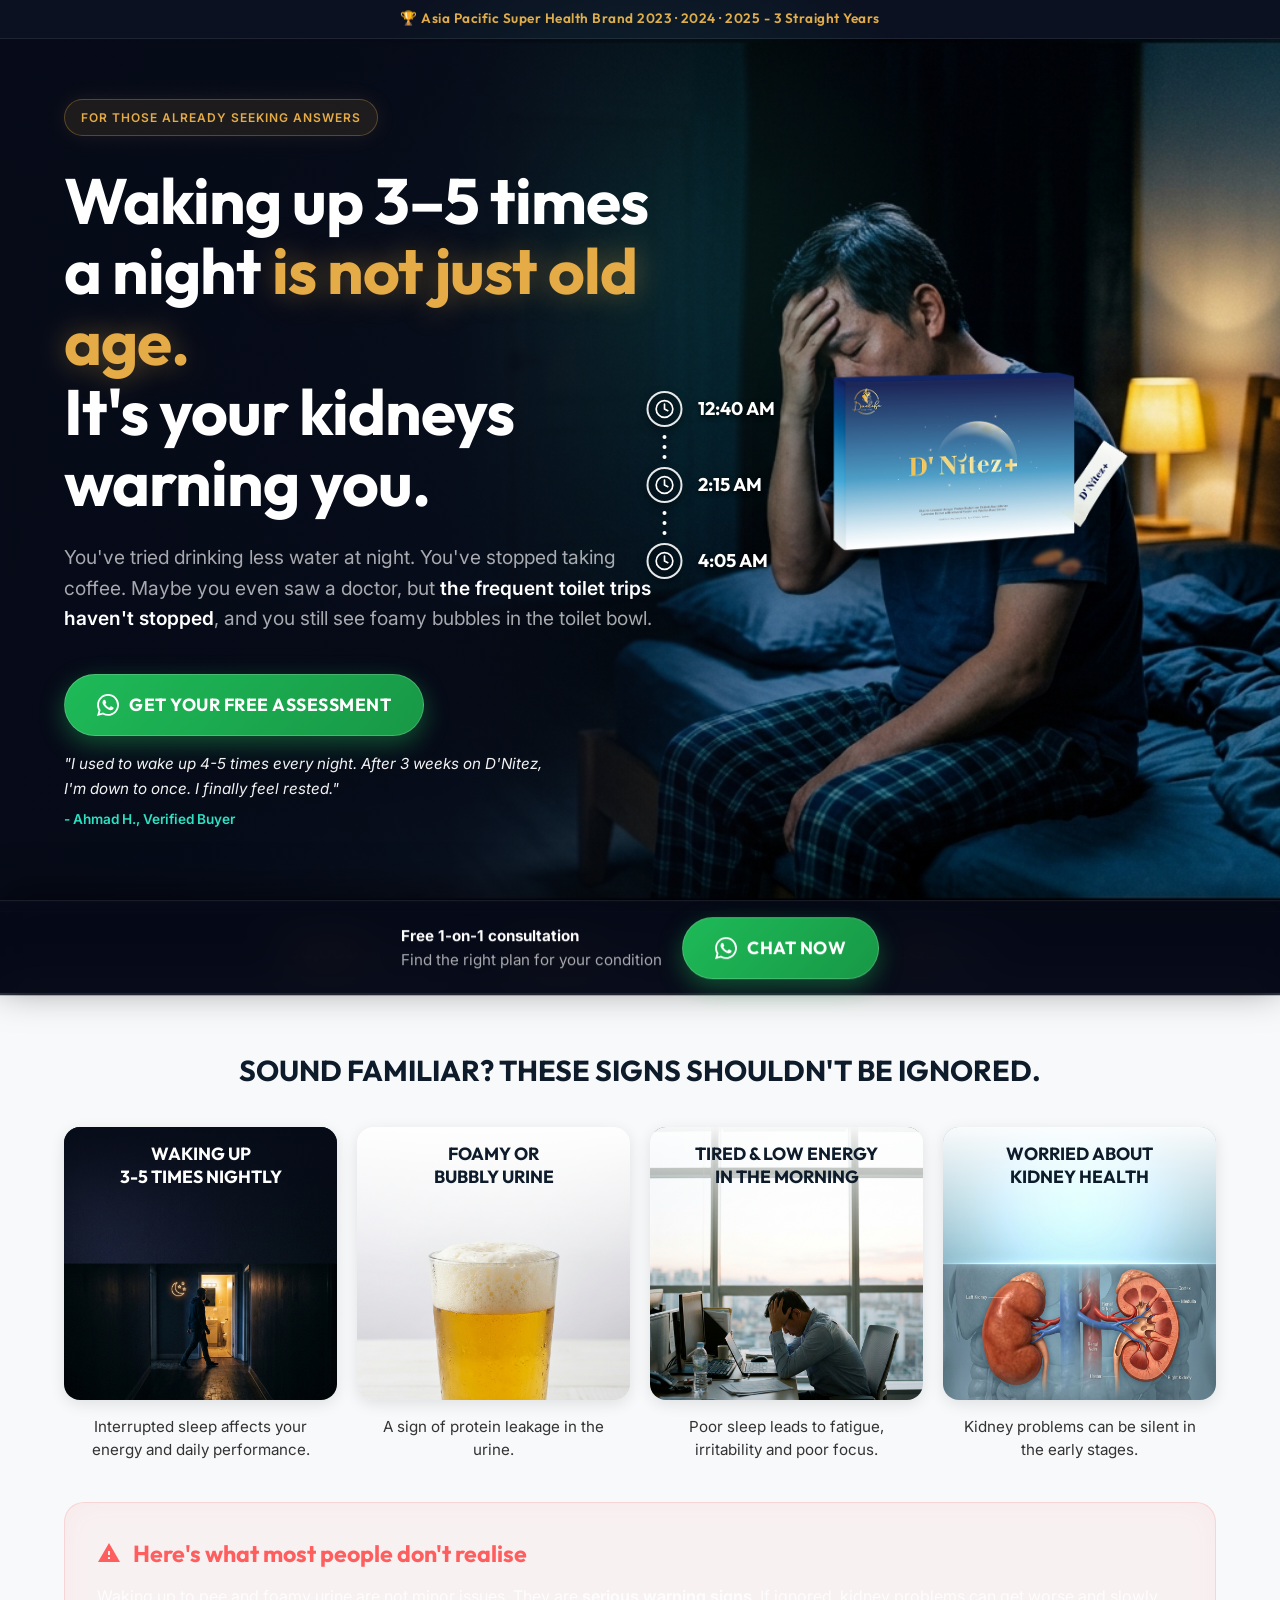
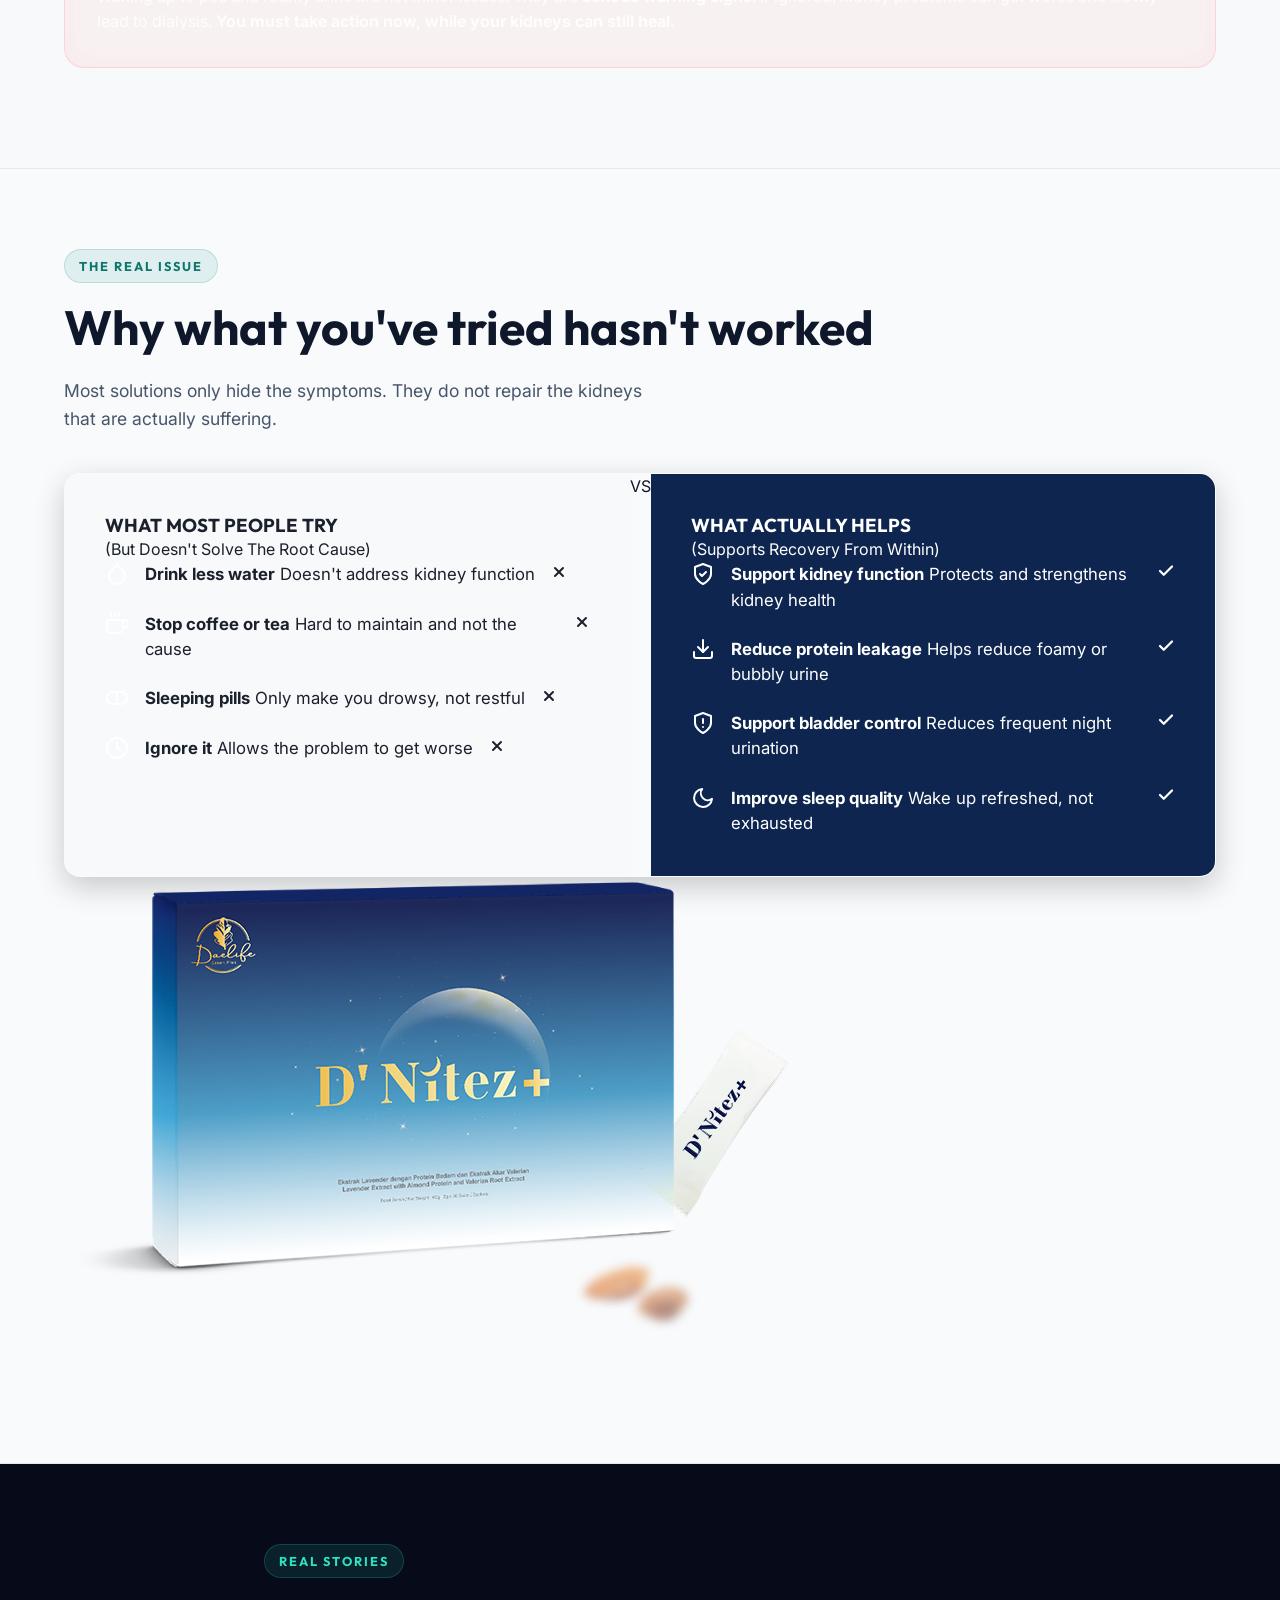
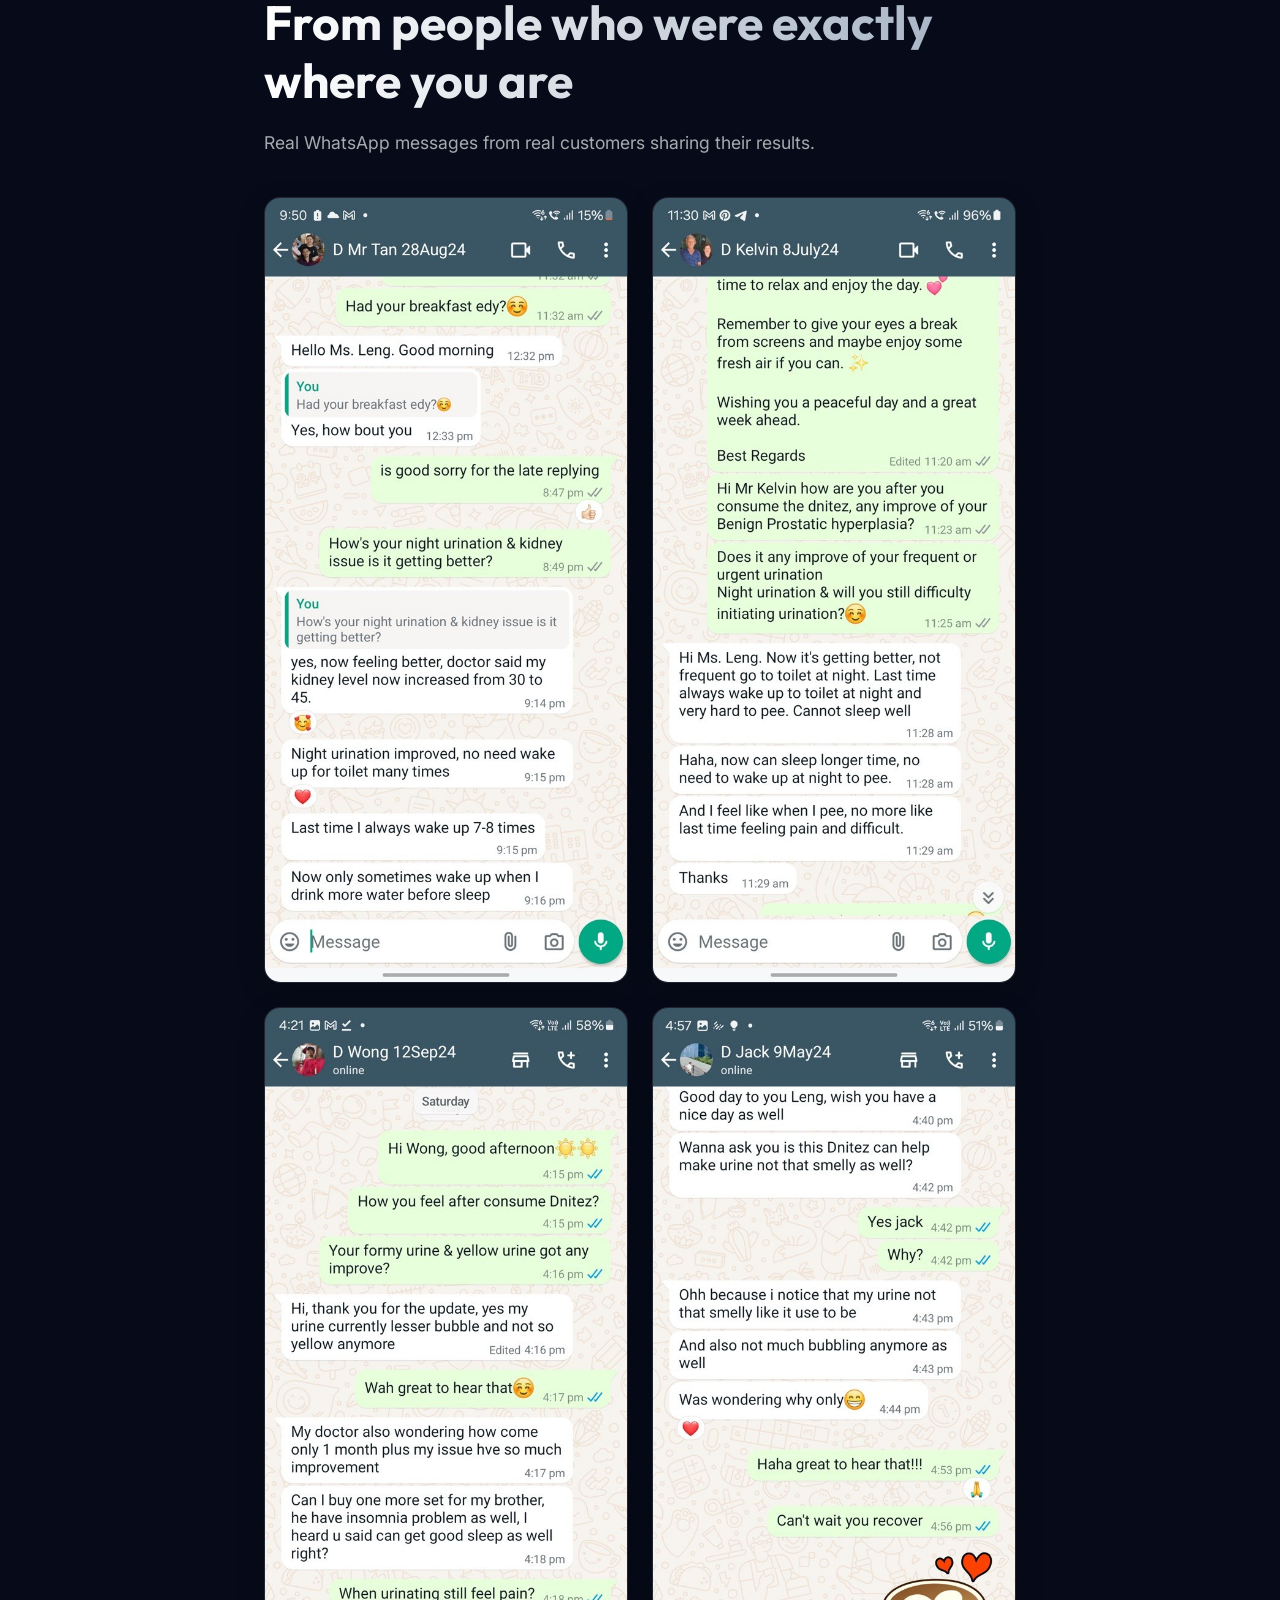
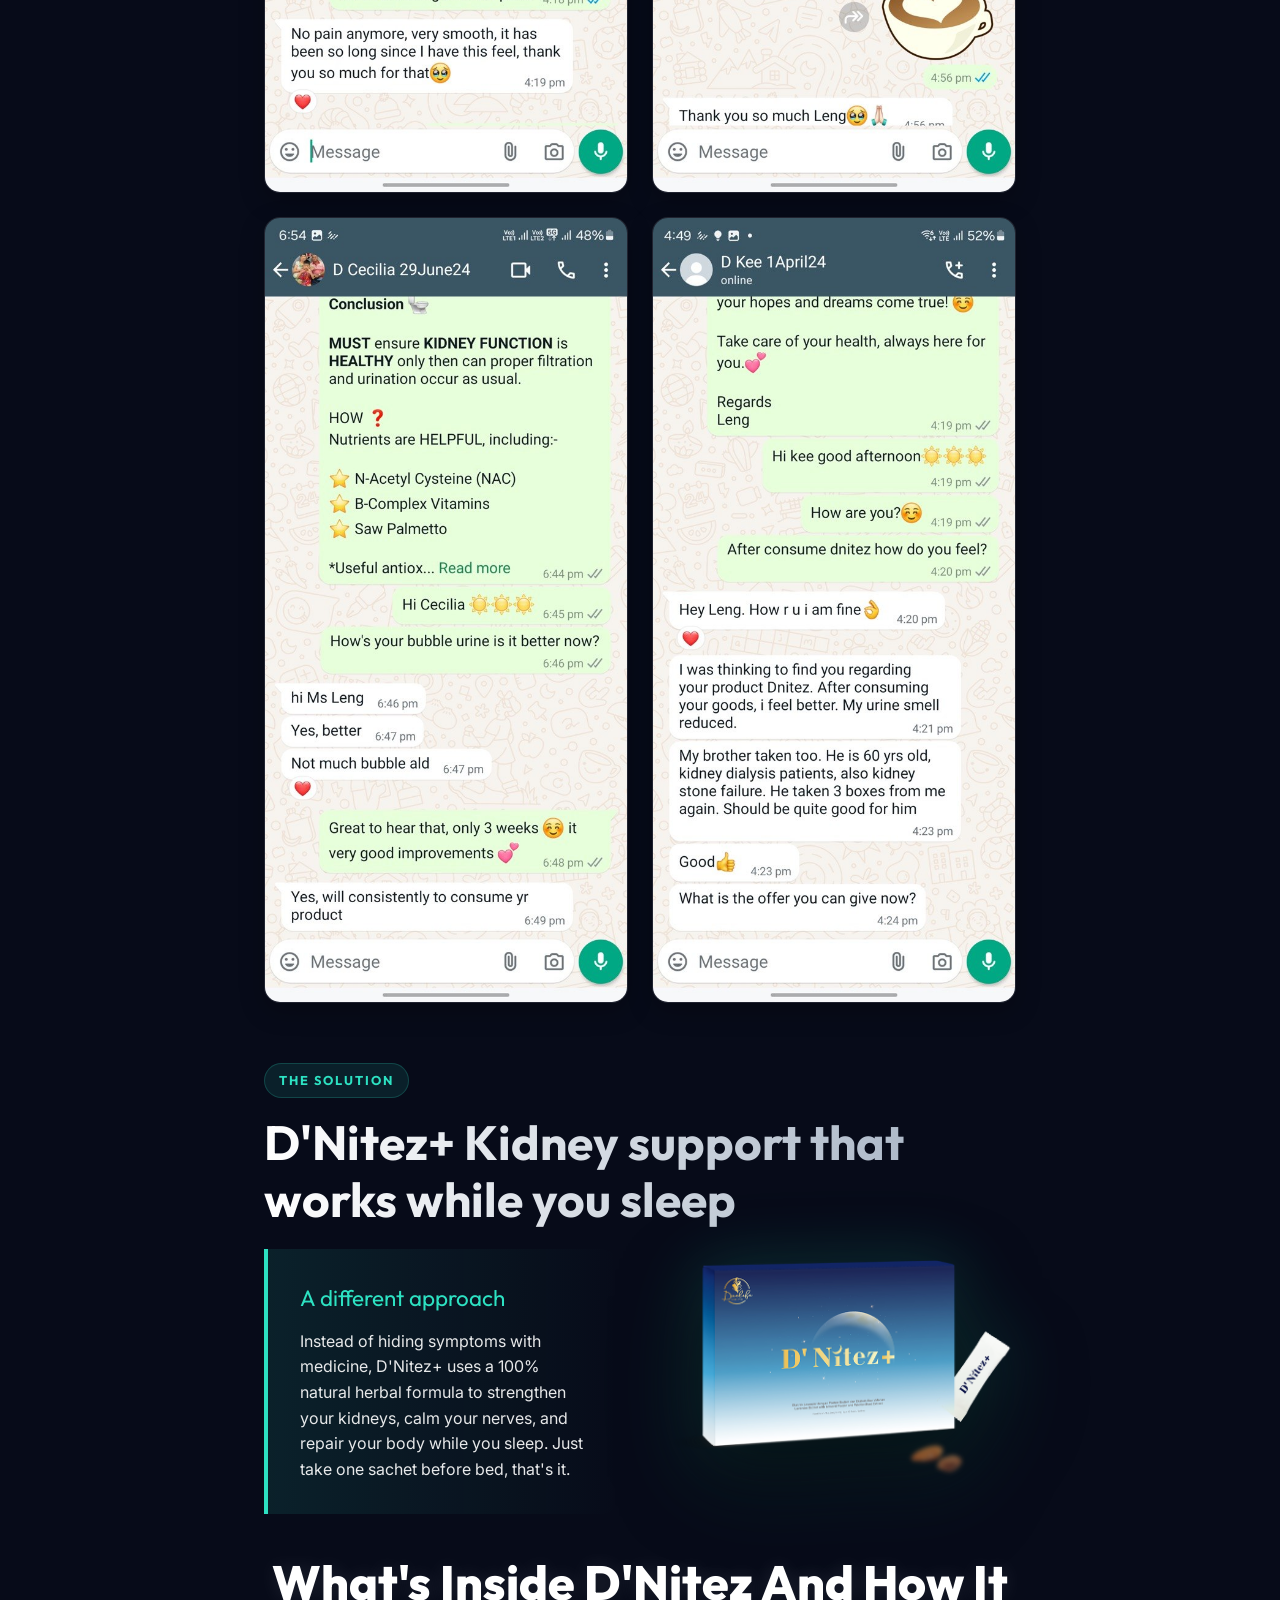
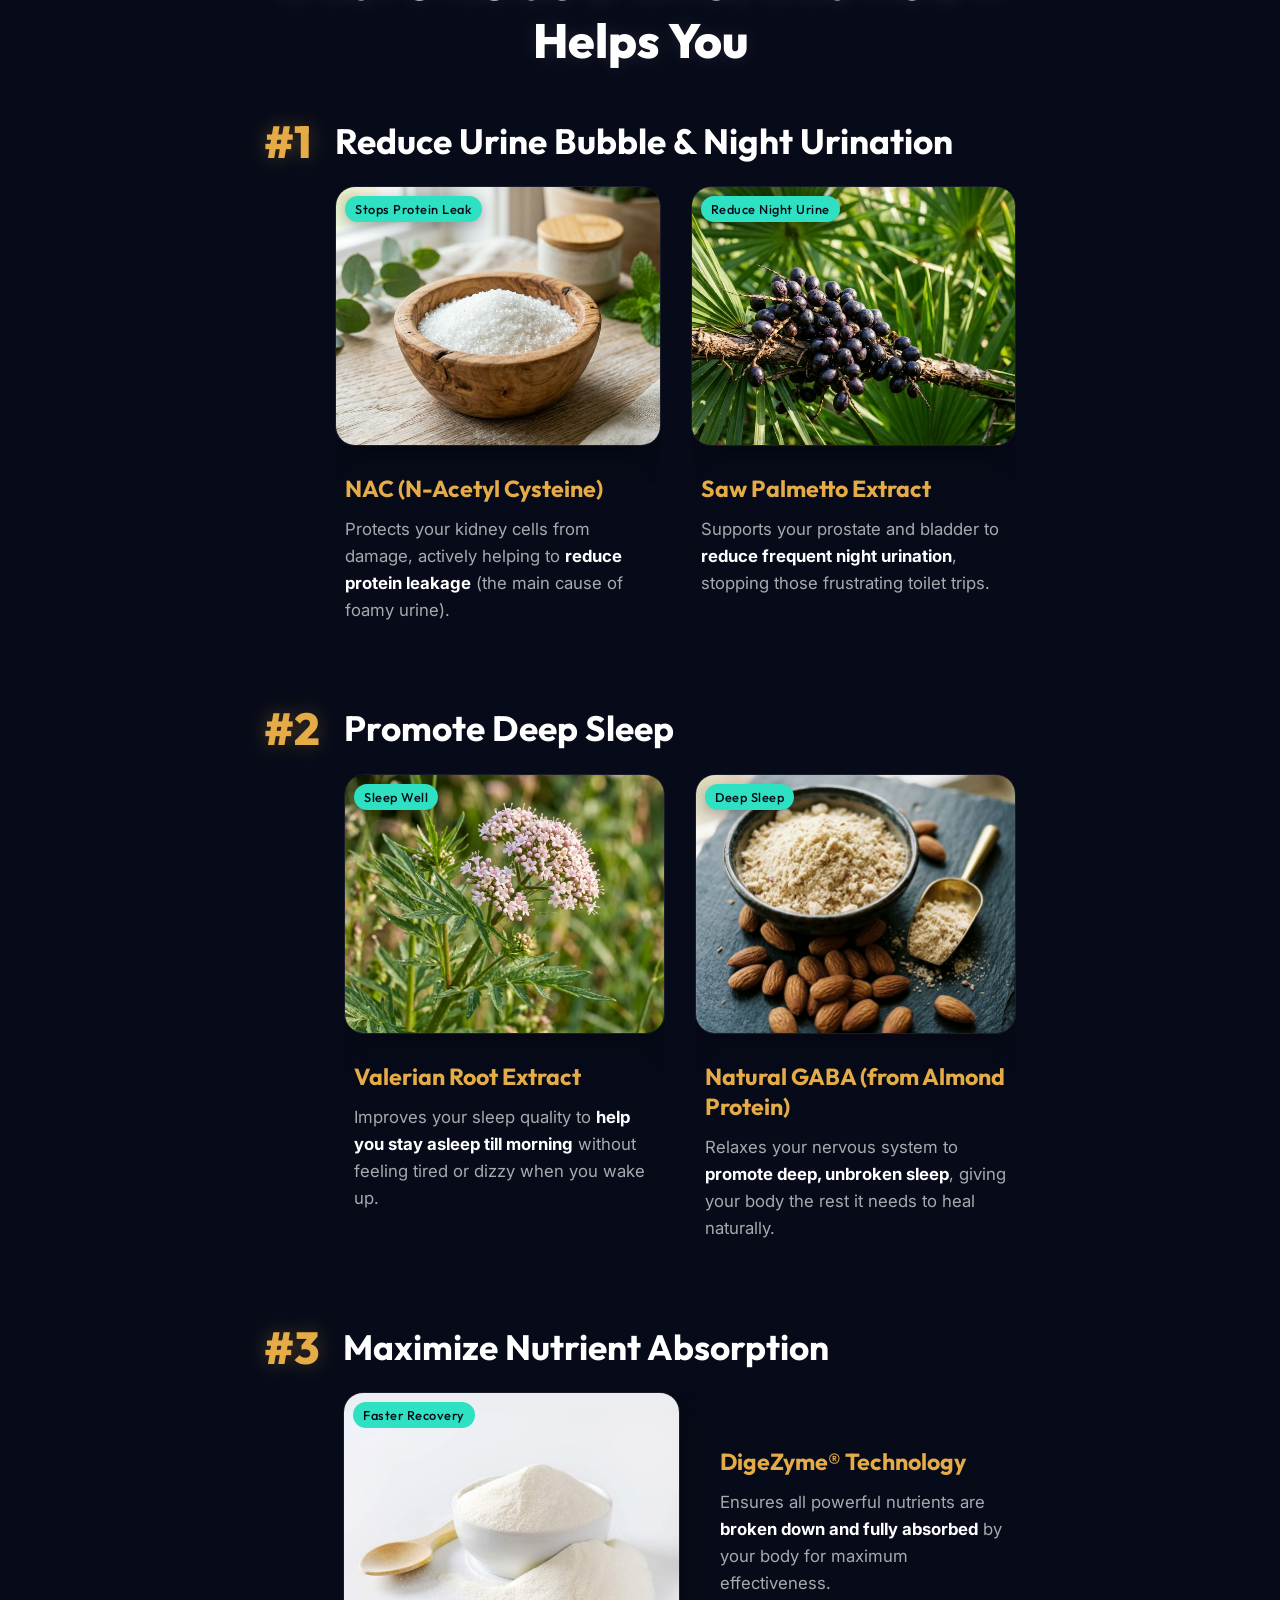
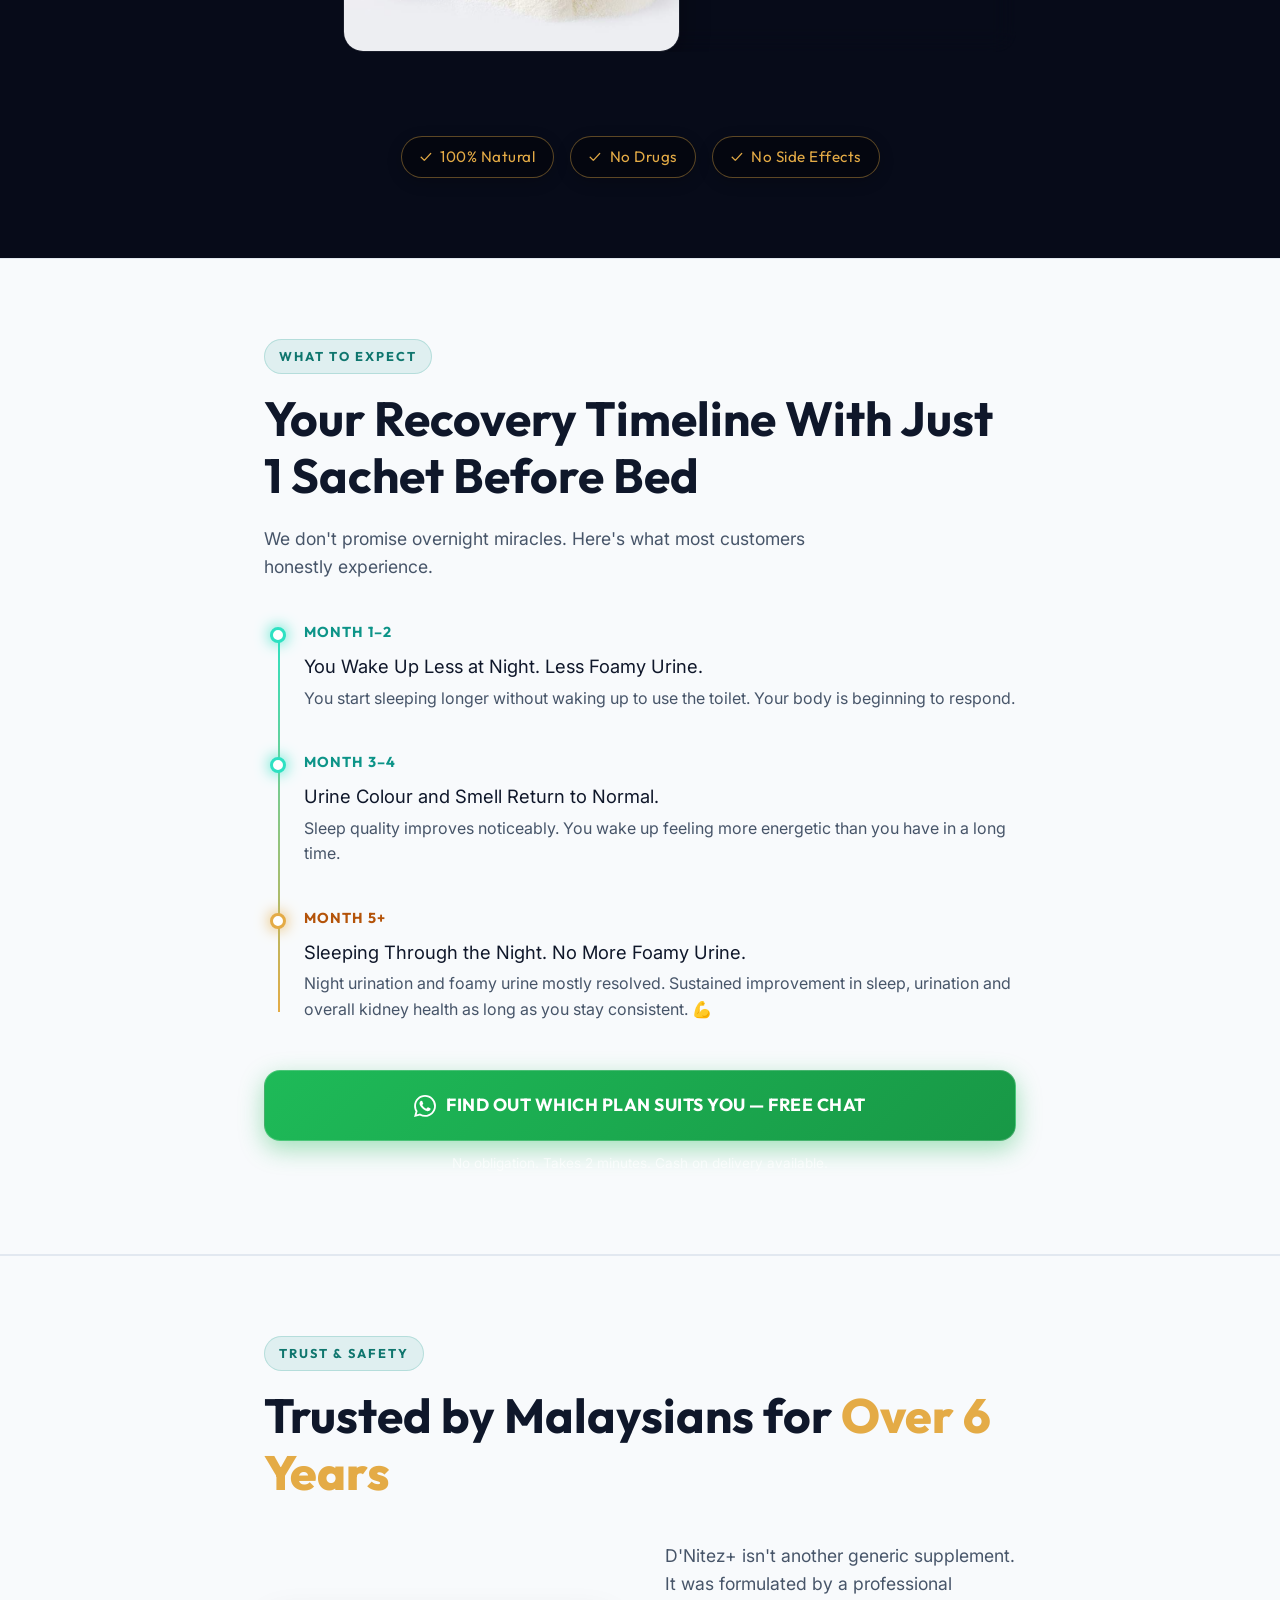
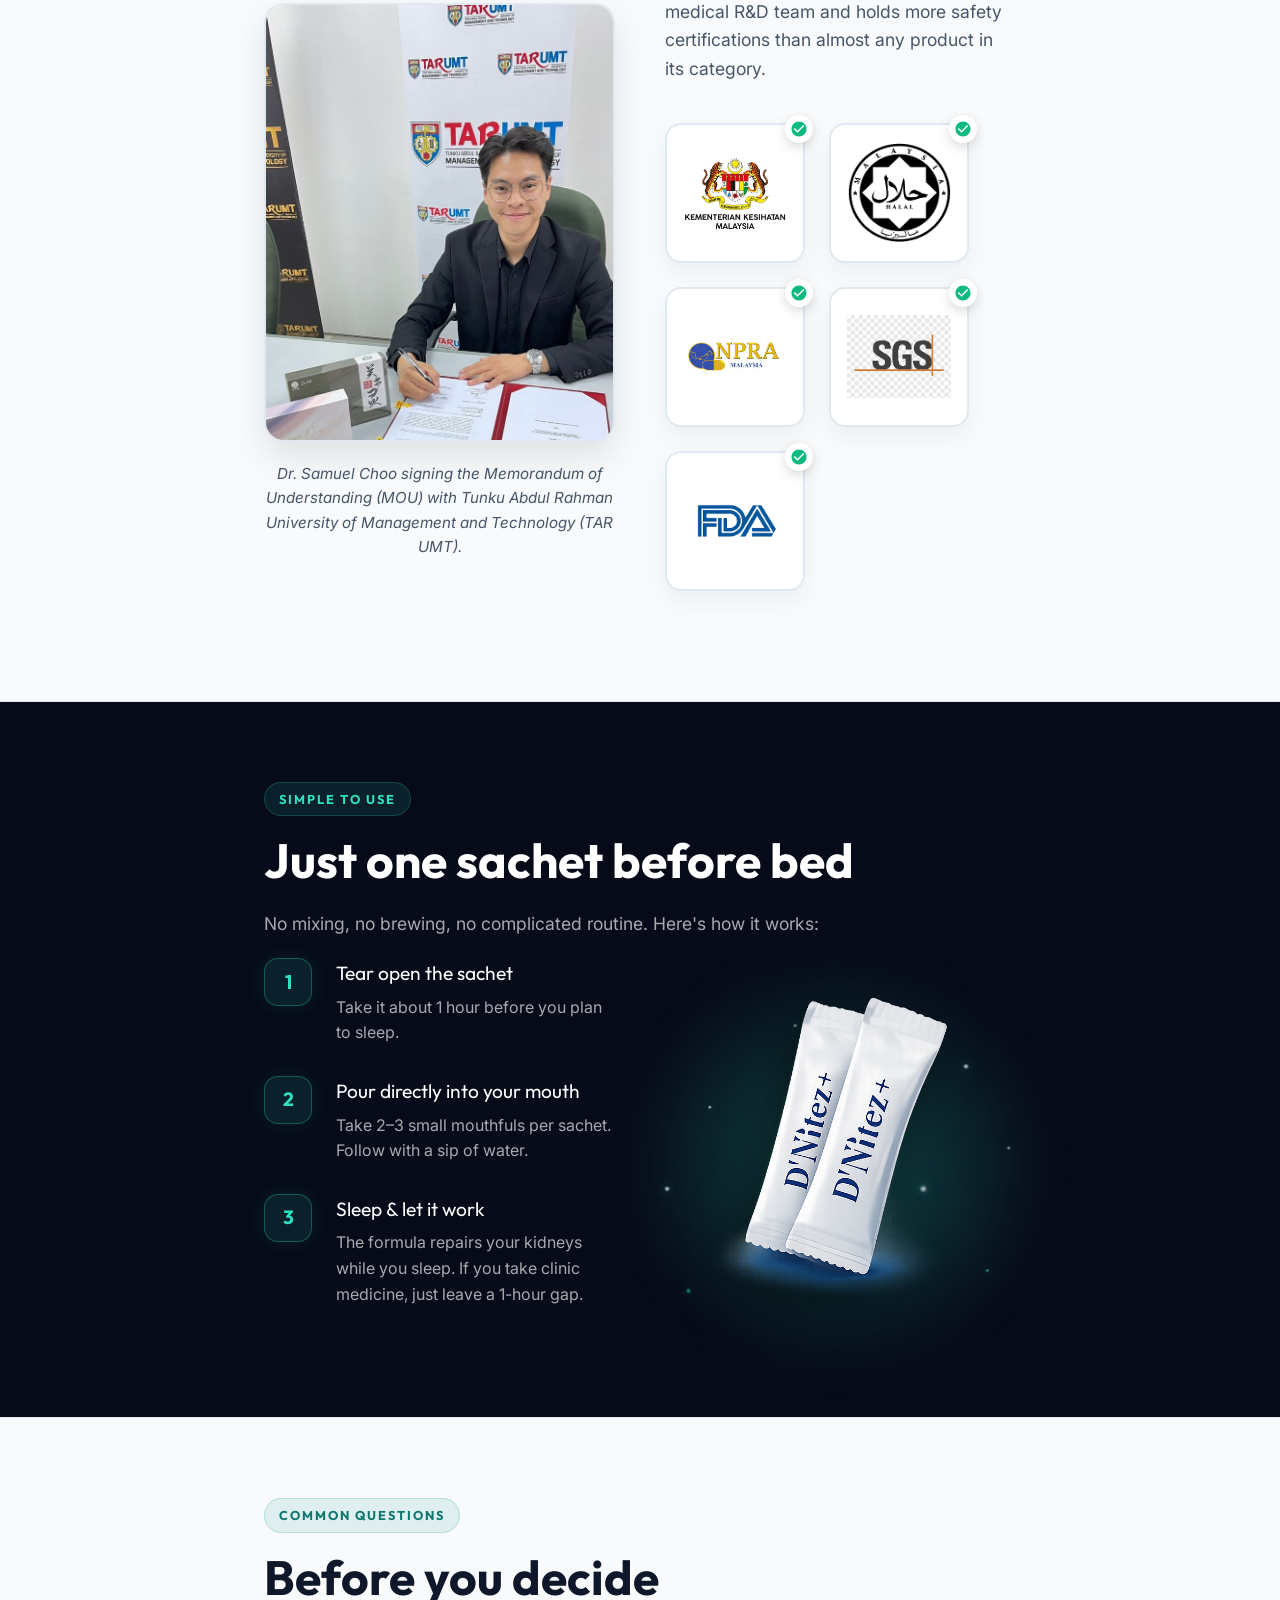
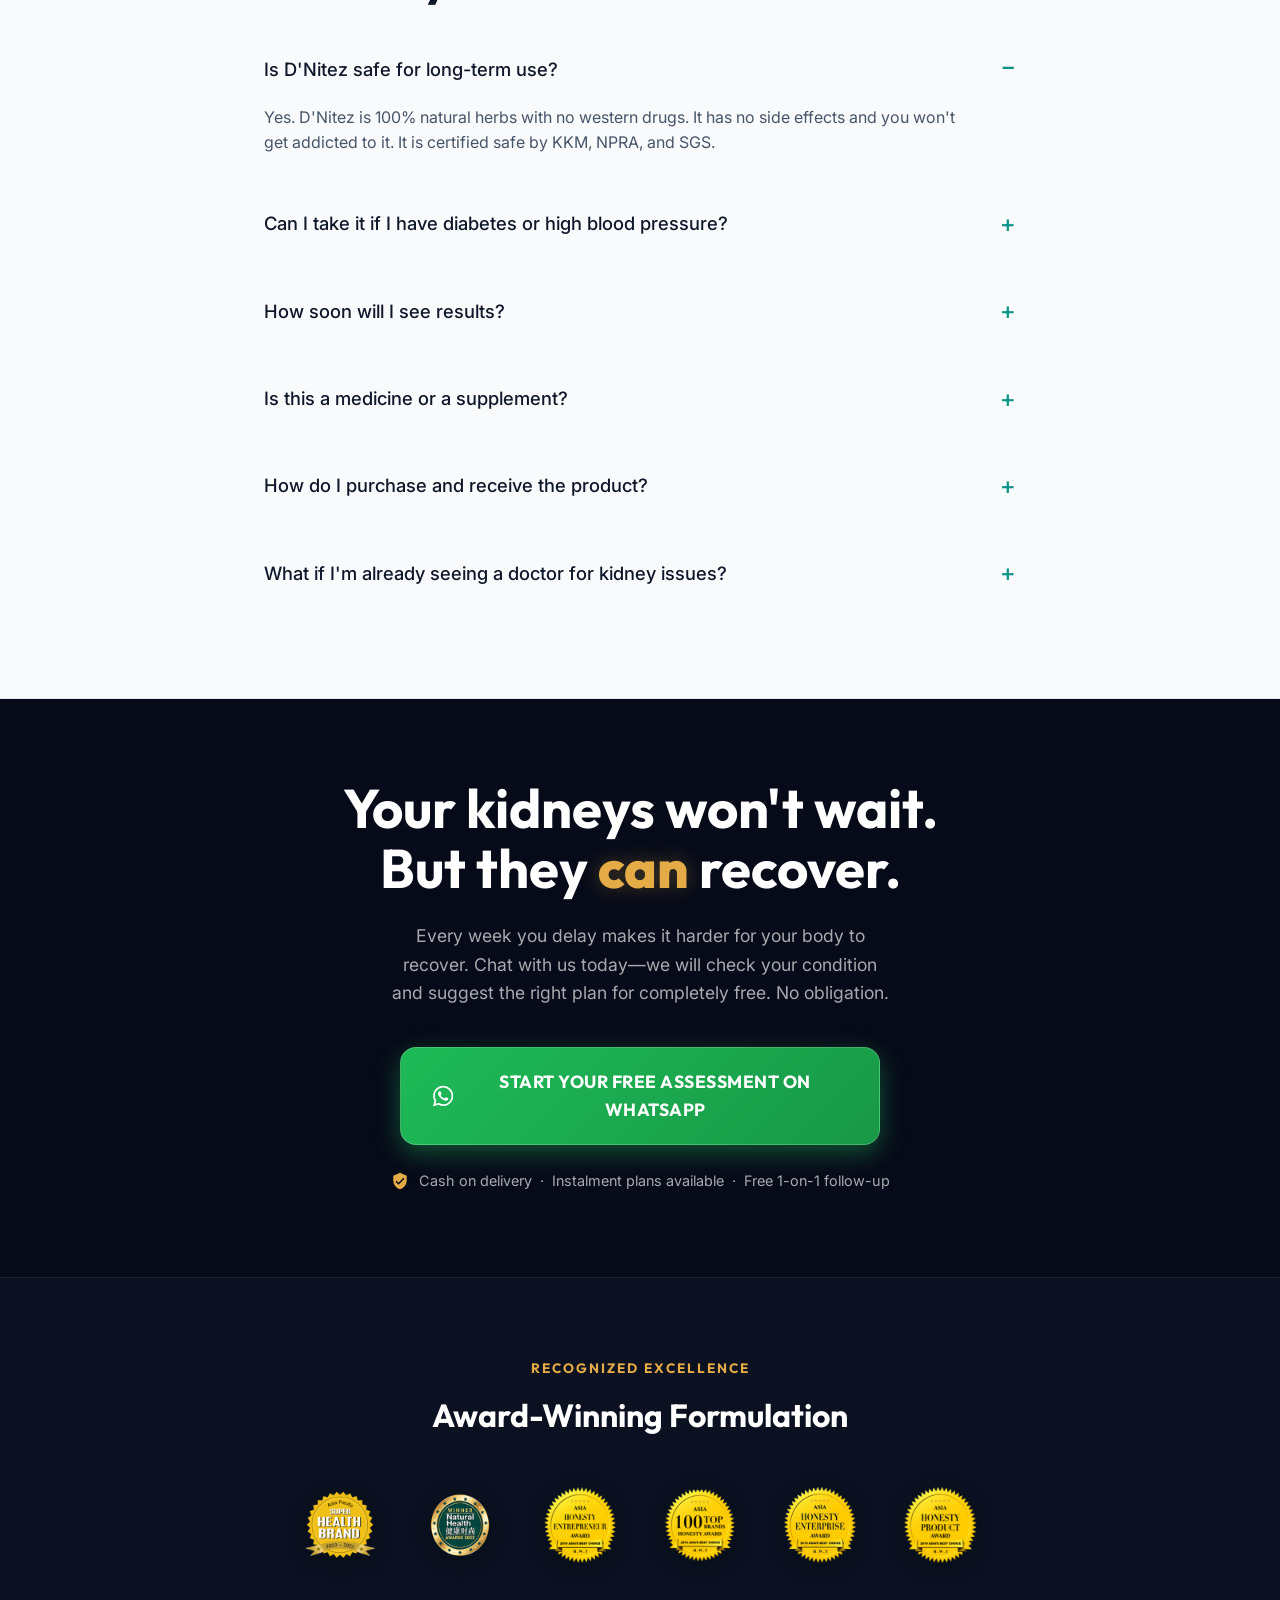
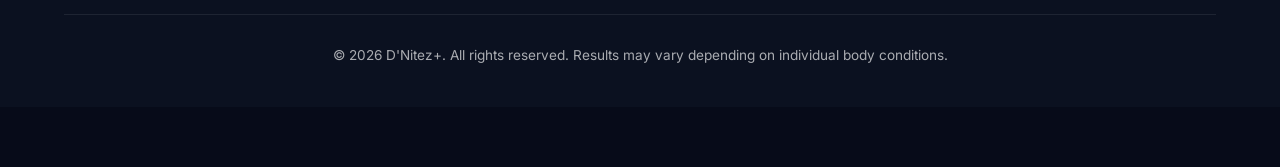
<file: Special/index.html>
<!DOCTYPE html>
<html lang="en">
<head>
<base href="../">
<meta charset="UTF-8">
<meta name="viewport" content="width=device-width, initial-scale=1.0">
<meta name="color-scheme" content="dark">
<meta name="theme-color" content="#070b19">
<title>Stop Night Urination Ruining Your Sleep - Natural Kidney Support</title>
<link rel="preconnect" href="https://fonts.googleapis.com">
<link rel="preconnect" href="https://fonts.gstatic.com" crossorigin>
<link href="https://fonts.googleapis.com/css2?family=Inter:wght@400;500;600;700;800&family=Outfit:wght@400;500;600;700;800&display=swap" rel="stylesheet">
<link rel="stylesheet" href="styles.css">
</head>

<body>

<!-- ===== TOP BAR ===== -->
<div class="top-bar">
  🏆 Asia Pacific Super Health Brand 2023 · 2024 · 2025 - 3 Straight Years
</div>

<!-- ===== FLOATING CTA BAR ===== -->
<div class="floating-cta" id="floatingCta">
  <div class="floating-cta__text">
    <strong>Free 1-on-1 consultation</strong><br>
    Find the right plan for your condition
  </div>
  <a href="https://wa.me/60XXXXXXXXXX?text=Hi%2C%20I%27d%20like%20to%20know%20more%20about%20D%27Nitez%20for%20my%20kidney%20health." class="btn-cta" id="floatingBtn">
    <svg viewBox="0 0 24 24"><path d="M17.472 14.382c-.297-.149-1.758-.867-2.03-.967-.273-.099-.471-.148-.67.15-.197.297-.767.966-.94 1.164-.173.199-.347.223-.644.075-.297-.15-1.255-.463-2.39-1.475-.883-.788-1.48-1.761-1.653-2.059-.173-.297-.018-.458.13-.606.134-.133.298-.347.446-.52.149-.174.198-.298.298-.497.099-.198.05-.371-.025-.52-.075-.149-.669-1.612-.916-2.207-.242-.579-.487-.5-.669-.51-.173-.008-.371-.01-.57-.01-.198 0-.52.074-.792.372-.272.297-1.04 1.016-1.04 2.479 0 1.462 1.065 2.875 1.213 3.074.149.198 2.096 3.2 5.077 4.487.709.306 1.262.489 1.694.625.712.227 1.36.195 1.871.118.571-.085 1.758-.719 2.006-1.413.248-.694.248-1.289.173-1.413-.074-.124-.272-.198-.57-.347m-5.421 7.403h-.004a9.87 9.87 0 01-5.031-1.378l-.361-.214-3.741.982.998-3.648-.235-.374a9.86 9.86 0 01-1.51-5.26c.001-5.45 4.436-9.884 9.888-9.884 2.64 0 5.122 1.03 6.988 2.898a9.825 9.825 0 012.893 6.994c-.003 5.45-4.437 9.884-9.885 9.884m8.413-18.297A11.815 11.815 0 0012.05 0C5.495 0 .16 5.335.157 11.892c0 2.096.547 4.142 1.588 5.945L.057 24l6.305-1.654a11.882 11.882 0 005.683 1.448h.005c6.554 0 11.89-5.335 11.893-11.893a11.821 11.821 0 00-3.48-8.413z"/></svg>
    Chat Now
  </a>
</div>

<!-- ===== HERO ===== -->
<section class="hero fade-in hero--special-bg">
  <div class="hero__overlay"></div>
  <div class="container container--wide" style="position: relative; z-index: 1;">
    <div class="hero__grid">
      <div class="hero__content">
        <div class="hero__badge">For those already seeking answers</div>
        <h1>Waking up 3–5 times a night <em>is not just old age.</em><br>It's your kidneys warning you.</h1>
        <p class="hero__sub">
          You've tried drinking less water at night. You've stopped taking coffee. Maybe you even saw a doctor, but <strong>the frequent toilet trips haven't stopped</strong>, and you still see foamy bubbles in the toilet bowl.
        </p>
        <a href="#solution" class="btn-cta fade-in">
          <svg viewBox="0 0 24 24"><path d="M17.472 14.382c-.297-.149-1.758-.867-2.03-.967-.273-.099-.471-.148-.67.15-.197.297-.767.966-.94 1.164-.173.199-.347.223-.644.075-.297-.15-1.255-.463-2.39-1.475-.883-.788-1.48-1.761-1.653-2.059-.173-.297-.018-.458.13-.606.134-.133.298-.347.446-.52.149-.174.198-.298.298-.497.099-.198.05-.371-.025-.52-.075-.149-.669-1.612-.916-2.207-.242-.579-.487-.5-.669-.51-.173-.008-.371-.01-.57-.01-.198 0-.52.074-.792.372-.272.297-1.04 1.016-1.04 2.479 0 1.462 1.065 2.875 1.213 3.074.149.198 2.096 3.2 5.077 4.487.709.306 1.262.489 1.694.625.712.227 1.36.195 1.871.118.571-.085 1.758-.719 2.006-1.413.248-.694.248-1.289.173-1.413-.074-.124-.272-.198-.57-.347m-5.421 7.403h-.004a9.87 9.87 0 01-5.031-1.378l-.361-.214-3.741.982.998-3.648-.235-.374a9.86 9.86 0 01-1.51-5.26c.001-5.45 4.436-9.884 9.888-9.884 2.64 0 5.122 1.03 6.988 2.898a9.825 9.825 0 012.893 6.994c-.003 5.45-4.437 9.884-9.885 9.884m8.413-18.297A11.815 11.815 0 0012.05 0C5.495 0 .16 5.335.157 11.892c0 2.096.547 4.142 1.588 5.945L.057 24l6.305-1.654a11.882 11.882 0 005.683 1.448h.005c6.554 0 11.89-5.335 11.893-11.893a11.821 11.821 0 00-3.48-8.413z"/></svg>
          Get Your Free Assessment
        </a>
        <div class="hero__testimonial fade-in">
          <p class="hero__testimonial-text">"I used to wake up 4-5 times every night. After 3 weeks on D'Nitez, I'm down to once. I finally feel rested."</p>
          <div class="hero__testimonial-author">- Ahmad H., Verified Buyer</div>
        </div>
      </div>
      <div class="hero__visual fade-in" style="align-items: center; justify-content: center; margin-top: 40px;">
        <div class="hero__clocks hero__clocks--vertical">
          <div class="clock-item">
            <div class="clock-icon"><svg viewBox="0 0 24 24" fill="none" stroke="#fff" stroke-width="2" stroke-linecap="round" stroke-linejoin="round"><circle cx="12" cy="12" r="10"></circle><polyline points="12 6 12 12 16 14"></polyline></svg></div>
            <span class="clock-time-text">12:40 AM</span>
          </div>
          <div class="clock-dots">
            <span></span><span></span><span></span>
          </div>
          <div class="clock-item">
            <div class="clock-icon"><svg viewBox="0 0 24 24" fill="none" stroke="#fff" stroke-width="2" stroke-linecap="round" stroke-linejoin="round"><circle cx="12" cy="12" r="10"></circle><polyline points="12 6 12 12 16 14"></polyline></svg></div>
            <span class="clock-time-text">2:15 AM</span>
          </div>
          <div class="clock-dots">
            <span></span><span></span><span></span>
          </div>
          <div class="clock-item">
            <div class="clock-icon"><svg viewBox="0 0 24 24" fill="none" stroke="#fff" stroke-width="2" stroke-linecap="round" stroke-linejoin="round"><circle cx="12" cy="12" r="10"></circle><polyline points="12 6 12 12 16 14"></polyline></svg></div>
            <span class="clock-time-text">4:05 AM</span>
          </div>
        </div>
        <img src="Product%20Image/D.nitez_.png" alt="D'Nitez Premium Package" class="hero__fg-product hero__fg-product--large" />
      </div>
    </div>
  </div>
</section>

<!-- ===== SOCIAL PROOF BAR ===== -->
<div class="proof-bar fade-in">
  <div class="container proof-bar__inner">
    <div class="proof-item">
      <strong>50,000+</strong> customers
    </div>
    <div class="proof-item">
      <strong>7–14 days</strong> to results
    </div>
    <div class="proof-item">
      <strong>KKM</strong> approved
    </div>
    <div class="proof-item">
      <strong>SGS</strong> tested
    </div>
  </div>
</div>

<!-- ===== THE REAL PROBLEM ===== -->
<section class="section" style="background-color: #f8f9fa; padding: 60px 0;">
  <div class="container container--wide">
    <h2 class="section__title fade-in" style="background: none; -webkit-text-fill-color: #0d1b2a; text-align: center; color: #0d1b2a; font-size: 1.8rem; margin-bottom: 40px; text-transform: uppercase;">SOUND FAMILIAR? THESE SIGNS SHOULDN'T BE IGNORED.</h2>

    <div class="symptom-grid fade-in">
      <div class="symptom-card">
        <div class="symptom-card__img-box" style="background-image: url('Product%20Image/card_1_waking_up_v2.png');">
          <div class="symptom-card__gradient symptom-card__gradient--dark"></div>
          <h3 class="symptom-card__title symptom-card__title--light">WAKING UP<br>3-5 TIMES NIGHTLY</h3>
        </div>
        <p class="symptom-card__desc">Interrupted sleep affects your energy and daily performance.</p>
      </div>

      <div class="symptom-card">
        <div class="symptom-card__img-box" style="background-image: url('Product%20Image/card_2_foamy_urine_v2.png');">
          <div class="symptom-card__gradient symptom-card__gradient--light"></div>
          <h3 class="symptom-card__title symptom-card__title--dark">FOAMY OR<br>BUBBLY URINE</h3>
        </div>
        <p class="symptom-card__desc">A sign of protein leakage in the urine.</p>
      </div>

      <div class="symptom-card">
        <div class="symptom-card__img-box" style="background-image: url('Product%20Image/card_3_tired_morning_v2.png');">
          <div class="symptom-card__gradient symptom-card__gradient--light"></div>
          <h3 class="symptom-card__title symptom-card__title--dark">TIRED & LOW ENERGY<br>IN THE MORNING</h3>
        </div>
        <p class="symptom-card__desc">Poor sleep leads to fatigue, irritability and poor focus.</p>
      </div>

      <div class="symptom-card">
        <div class="symptom-card__img-box" style="background-image: url('Product%20Image/card_4_kidney_health_v2.png');">
          <div class="symptom-card__gradient symptom-card__gradient--light"></div>
          <h3 class="symptom-card__title symptom-card__title--dark">WORRIED ABOUT<br>KIDNEY HEALTH</h3>
        </div>
        <p class="symptom-card__desc">Kidney problems can be silent in the early stages.</p>
      </div>
    </div>

    <div class="danger-callout fade-in">
      <div class="danger-callout__title" style="font-size: 1.45rem;">
        <svg viewBox="0 0 24 24"><path d="M1 21h22L12 2 1 21zm12-3h-2v-2h2v2zm0-4h-2v-4h2v4z"/></svg>
        <strong>Here's what most people don't realise</strong>
      </div>
      <p>Waking up to pee and foamy urine are not minor issues. They are <strong>serious warning signs</strong>. If ignored, kidney problems can get worse and slowly lead to dialysis. <strong>You must take action now, while your kidneys can still heal.</strong></p>
    </div>
  </div>
</section>

<!-- ===== SPLIT COMPARISON SECTION ===== -->
<section class="section section--alt">
  <div class="container container--wide">
    <div class="section__label fade-in">The real issue</div>
    <h2 class="section__title fade-in">Why what you've tried hasn't worked</h2>
    <p class="section__desc fade-in">Most solutions only hide the symptoms. They do not repair the kidneys that are actually suffering.</p>

    <div class="split-compare-layout fade-in">
      <div class="split-compare-box">
        
        <!-- LEFT SIDE -->
        <div class="split-compare-col split-compare-col--bad">
          <h3 class="split-compare__title">WHAT MOST PEOPLE TRY</h3>
          <p class="split-compare__subtitle">(But Doesn't Solve The Root Cause)</p>
          
          <ul class="split-compare__list">
            <li>
              <div class="split-compare__icon">
                <svg width="24" height="24" viewBox="0 0 24 24" fill="none" stroke="currentColor" stroke-width="2" stroke-linecap="round" stroke-linejoin="round"><path d="M12 2.69l5.66 5.66a8 8 0 1 1-11.31 0z"/></svg>
              </div>
              <div class="split-compare__text">
                <strong>Drink less water</strong>
                <span>Doesn't address kidney function</span>
              </div>
              <div class="split-compare__status">
                <svg width="16" height="16" viewBox="0 0 24 24" fill="none" stroke="currentColor" stroke-width="3" stroke-linecap="round" stroke-linejoin="round"><line x1="18" y1="6" x2="6" y2="18"></line><line x1="6" y1="6" x2="18" y2="18"></line></svg>
              </div>
            </li>
            
            <li>
              <div class="split-compare__icon">
                <svg width="24" height="24" viewBox="0 0 24 24" fill="none" stroke="currentColor" stroke-width="2" stroke-linecap="round" stroke-linejoin="round"><path d="M18 8h1a4 4 0 0 1 0 8h-1"></path><path d="M2 8h16v9a4 4 0 0 1-4 4H6a4 4 0 0 1-4-4V8z"></path><line x1="6" y1="1" x2="6" y2="4"></line><line x1="10" y1="1" x2="10" y2="4"></line><line x1="14" y1="1" x2="14" y2="4"></line></svg>
              </div>
              <div class="split-compare__text">
                <strong>Stop coffee or tea</strong>
                <span>Hard to maintain and not the cause</span>
              </div>
              <div class="split-compare__status">
                <svg width="16" height="16" viewBox="0 0 24 24" fill="none" stroke="currentColor" stroke-width="3" stroke-linecap="round" stroke-linejoin="round"><line x1="18" y1="6" x2="6" y2="18"></line><line x1="6" y1="6" x2="18" y2="18"></line></svg>
              </div>
            </li>
            
            <li>
              <div class="split-compare__icon">
                <svg width="24" height="24" viewBox="0 0 24 24" fill="none" stroke="currentColor" stroke-width="2" stroke-linecap="round" stroke-linejoin="round"><rect x="2" y="6" width="20" height="12" rx="6"></rect><line x1="12" y1="6" x2="12" y2="18"></line></svg>
              </div>
              <div class="split-compare__text">
                <strong>Sleeping pills</strong>
                <span>Only make you drowsy, not restful</span>
              </div>
              <div class="split-compare__status">
                <svg width="16" height="16" viewBox="0 0 24 24" fill="none" stroke="currentColor" stroke-width="3" stroke-linecap="round" stroke-linejoin="round"><line x1="18" y1="6" x2="6" y2="18"></line><line x1="6" y1="6" x2="18" y2="18"></line></svg>
              </div>
            </li>
            
            <li>
              <div class="split-compare__icon">
                <svg width="24" height="24" viewBox="0 0 24 24" fill="none" stroke="currentColor" stroke-width="2" stroke-linecap="round" stroke-linejoin="round"><circle cx="12" cy="12" r="10"></circle><polyline points="12 6 12 12 16 14"></polyline></svg>
              </div>
              <div class="split-compare__text">
                <strong>Ignore it</strong>
                <span>Allows the problem to get worse</span>
              </div>
              <div class="split-compare__status">
                <svg width="16" height="16" viewBox="0 0 24 24" fill="none" stroke="currentColor" stroke-width="3" stroke-linecap="round" stroke-linejoin="round"><line x1="18" y1="6" x2="6" y2="18"></line><line x1="6" y1="6" x2="18" y2="18"></line></svg>
              </div>
            </li>
          </ul>
        </div>
        
        <!-- VS BADGE -->
        <div class="split-compare__vs-wrapper">
          <div class="split-compare__vs">VS</div>
        </div>
        
        <!-- RIGHT SIDE -->
        <div class="split-compare-col split-compare-col--good">
          <h3 class="split-compare__title">WHAT ACTUALLY HELPS</h3>
          <p class="split-compare__subtitle">(Supports Recovery From Within)</p>
          
          <ul class="split-compare__list">
            <li>
              <div class="split-compare__icon">
                <svg width="24" height="24" viewBox="0 0 24 24" fill="none" stroke="currentColor" stroke-width="2" stroke-linecap="round" stroke-linejoin="round"><path d="M12 22s8-4 8-10V5l-8-3-8 3v7c0 6 8 10 8 10z"></path><polyline points="9 12 11 14 15 10"></polyline></svg>
              </div>
              <div class="split-compare__text">
                <strong>Support kidney function</strong>
                <span>Protects and strengthens kidney health</span>
              </div>
              <div class="split-compare__status">
                <svg width="18" height="18" viewBox="0 0 24 24" fill="none" stroke="#fff" stroke-width="3" stroke-linecap="round" stroke-linejoin="round"><polyline points="20 6 9 17 4 12"></polyline></svg>
              </div>
            </li>
            
            <li>
              <div class="split-compare__icon">
                <svg width="24" height="24" viewBox="0 0 24 24" fill="none" stroke="currentColor" stroke-width="2" stroke-linecap="round" stroke-linejoin="round"><path d="M21 15v4a2 2 0 0 1-2 2H5a2 2 0 0 1-2-2v-4"></path><polyline points="7 10 12 15 17 10"></polyline><line x1="12" y1="15" x2="12" y2="3"></line></svg>
              </div>
              <div class="split-compare__text">
                <strong>Reduce protein leakage</strong>
                <span>Helps reduce foamy or bubbly urine</span>
              </div>
              <div class="split-compare__status">
                <svg width="18" height="18" viewBox="0 0 24 24" fill="none" stroke="#fff" stroke-width="3" stroke-linecap="round" stroke-linejoin="round"><polyline points="20 6 9 17 4 12"></polyline></svg>
              </div>
            </li>
            
            <li>
              <div class="split-compare__icon">
                <svg width="24" height="24" viewBox="0 0 24 24" fill="none" stroke="currentColor" stroke-width="2" stroke-linecap="round" stroke-linejoin="round"><path d="M12 22s8-4 8-10V5l-8-3-8 3v7c0 6 8 10 8 10z"></path><line x1="12" y1="8" x2="12" y2="12"></line><line x1="12" y1="16" x2="12.01" y2="16"></line></svg>
              </div>
              <div class="split-compare__text">
                <strong>Support bladder control</strong>
                <span>Reduces frequent night urination</span>
              </div>
              <div class="split-compare__status">
                <svg width="18" height="18" viewBox="0 0 24 24" fill="none" stroke="#fff" stroke-width="3" stroke-linecap="round" stroke-linejoin="round"><polyline points="20 6 9 17 4 12"></polyline></svg>
              </div>
            </li>
            
            <li>
              <div class="split-compare__icon">
                <svg width="24" height="24" viewBox="0 0 24 24" fill="none" stroke="currentColor" stroke-width="2" stroke-linecap="round" stroke-linejoin="round"><path d="M21 12.79A9 9 0 1 1 11.21 3 7 7 0 0 0 21 12.79z"></path></svg>
              </div>
              <div class="split-compare__text">
                <strong>Improve sleep quality</strong>
                <span>Wake up refreshed, not exhausted</span>
              </div>
              <div class="split-compare__status">
                <svg width="18" height="18" viewBox="0 0 24 24" fill="none" stroke="#fff" stroke-width="3" stroke-linecap="round" stroke-linejoin="round"><polyline points="20 6 9 17 4 12"></polyline></svg>
              </div>
            </li>
          </ul>
        </div>
        
      </div>
      
      <div class="split-compare-product fade-in">
        <img src="Product%20Image/D.nitez_.png" alt="D'Nitez Natural Support" />
      </div>
    </div>
    
  </div>
</section>

<!-- ===== TESTIMONIALS ===== -->
<section class="section" style="padding-bottom: 20px;">
  <div class="container">
    <div class="section__label fade-in">Real stories</div>
    <h2 class="section__title fade-in">From people who were exactly where you are</h2>
    <p class="section__desc fade-in">Real WhatsApp messages from real customers sharing their results.</p>

    <div class="testimonial-grid fade-in">
      <div class="testimonial-screenshot">
        <img src="Testimonials/A.jpg" alt="Customer WhatsApp testimonial" />
      </div>
      <div class="testimonial-screenshot">
        <img src="Testimonials/B.jpg" alt="Customer WhatsApp testimonial" />
      </div>
      <div class="testimonial-screenshot">
        <img src="Testimonials/C.jpg" alt="Customer WhatsApp testimonial" />
      </div>
      <div class="testimonial-screenshot">
        <img src="Testimonials/D.jpg" alt="Customer WhatsApp testimonial" />
      </div>
      <div class="testimonial-screenshot">
        <img src="Testimonials/E.jpg" alt="Customer WhatsApp testimonial" />
      </div>
      <div class="testimonial-screenshot">
        <img src="Testimonials/F.jpg" alt="Customer WhatsApp testimonial" />
      </div>
    </div>
  </div>
</section>

<!-- ===== THE SOLUTION ===== -->
<section class="section" id="solution" style="padding-top: 40px;">
  <div class="container">
    <div class="section__label fade-in">The solution</div>
    <h2 class="section__title fade-in">D'Nitez+ Kidney support that works while you sleep</h2>

    <div class="solution__grid" style="display: grid; grid-template-columns: 1fr 1fr; gap: 40px; align-items: center; margin-bottom: 40px;">
      <div class="solution-intro fade-in" style="margin-bottom: 0;">
        <div class="solution-intro__title">A different approach</div>
        <p>Instead of hiding symptoms with medicine, D'Nitez+ uses a 100% natural herbal formula to strengthen your kidneys, calm your nerves, and repair your body while you sleep. Just take one sachet before bed, that's it.</p>
      </div>
      <div class="solution-image fade-in" style="text-align: center;">
        <img src="Product%20Image/D.nitez_.png" alt="D'Nitez Multiple Packs" style="max-width: 100%; filter: drop-shadow(0 30px 40px rgba(0,0,0,0.6)) drop-shadow(0 0 30px rgba(45,225,194,0.2)); animation: floatImg 6s ease-in-out infinite;" />
      </div>
    </div>

    <h3 style="font-size: clamp(2.2rem, 5vw, 3rem); font-family: 'Outfit', sans-serif; font-weight: 800; color: #fff; margin-bottom: 50px; text-align: center; text-shadow: 0 0 20px rgba(255,255,255,0.1);">What's Inside D'Nitez And How It Helps You</h3>

    <!-- STAGE 1 -->
    <div class="benefit-stage fade-in">
      <div class="benefit-stage__header">
        <div class="benefit-stage__number">#1</div>
        <div class="benefit-stage__title-group">
          <h4 class="benefit-stage__title">Reduce Urine Bubble & Night Urination</h4>
          
          <div class="ingredient-grid ingredient-grid--stage">
            <!-- NAC -->
            <div class="ingredient-card fade-in">
              <div class="ingredient-card__tag ingredient-card__tag--teal">Stops Protein Leak</div>
              <img src="Product%20Image/nac_powder.png" alt="NAC Powder" class="ingredient-card__photo" />
              <div class="ingredient-card__content">
                <div class="ingredient-card__name">NAC (N-Acetyl Cysteine)</div>
                <div class="ingredient-card__role">Protects your kidney cells from damage, actively helping to <strong>reduce protein leakage</strong> (the main cause of foamy urine).</div>
              </div>
            </div>

            <!-- Saw Palmetto -->
            <div class="ingredient-card fade-in">
              <div class="ingredient-card__tag ingredient-card__tag--gold">Reduce Night Urine</div>
              <img src="Product%20Image/saw_palmetto.png" alt="Saw Palmetto Extract" class="ingredient-card__photo" />
              <div class="ingredient-card__content">
                <div class="ingredient-card__name">Saw Palmetto Extract</div>
                <div class="ingredient-card__role">Supports your prostate and bladder to <strong>reduce frequent night urination</strong>, stopping those frustrating toilet trips.</div>
              </div>
            </div>
          </div>
        </div>
      </div>
    </div>

    <!-- STAGE 2 -->
    <div class="benefit-stage fade-in">
      <div class="benefit-stage__header">
        <div class="benefit-stage__number">#2</div>
        <div class="benefit-stage__title-group">
          <h4 class="benefit-stage__title">Promote Deep Sleep</h4>
          
          <div class="ingredient-grid ingredient-grid--stage">
            <!-- Valerian Root -->
            <div class="ingredient-card fade-in">
              <div class="ingredient-card__tag ingredient-card__tag--teal">Sleep Well</div>
              <img src="Product%20Image/valerian_root.png" alt="Valerian Root Extract" class="ingredient-card__photo" />
              <div class="ingredient-card__content">
                <div class="ingredient-card__name">Valerian Root Extract</div>
                <div class="ingredient-card__role">Improves your sleep quality to <strong>help you stay asleep till morning</strong> without feeling tired or dizzy when you wake up.</div>
              </div>
            </div>

            <!-- Natural GABA -->
            <div class="ingredient-card fade-in">
              <div class="ingredient-card__tag ingredient-card__tag--gold">Deep Sleep</div>
              <img src="Product%20Image/gaba_almonds.png" alt="Natural GABA" class="ingredient-card__photo" />
              <div class="ingredient-card__content">
                <div class="ingredient-card__name">Natural GABA (from Almond Protein)</div>
                <div class="ingredient-card__role">Relaxes your nervous system to <strong>promote deep, unbroken sleep</strong>, giving your body the rest it needs to heal naturally.</div>
              </div>
            </div>
          </div>
        </div>
      </div>
    </div>

    <!-- STAGE 3 -->
    <div class="benefit-stage fade-in">
      <div class="benefit-stage__header">
        <div class="benefit-stage__number">#3</div>
        <div class="benefit-stage__title-group">
          <h4 class="benefit-stage__title">Maximize Nutrient Absorption</h4>
          
          <div class="ingredient-grid ingredient-grid--stage">
            <!-- DigeZyme -->
            <div class="ingredient-card ingredient-card--horizontal fade-in">
              <div class="ingredient-card__tag ingredient-card__tag--teal ingredient-card__tag--no-shadow">Faster Recovery</div>
              <img src="Product%20Image/digesyme.png" alt="DigeZyme Multi-Enzyme Complex" class="ingredient-card__photo" />
              <div class="ingredient-card__content">
                <div class="ingredient-card__name">DigeZyme® Technology</div>
                <div class="ingredient-card__role">Ensures all powerful nutrients are <strong>broken down and fully absorbed</strong> by your body for maximum effectiveness.</div>
              </div>
            </div>
          </div>
        </div>
      </div>
    </div>

    <div class="ingredient-support fade-in">
      <div class="ingredient-support__pill">100% Natural</div>
      <div class="ingredient-support__pill">No Drugs</div>
      <div class="ingredient-support__pill">No Side Effects</div>
    </div>
  </div>
</section>

<!-- ===== WHAT TO EXPECT ===== -->
<section class="section section--alt">
  <div class="container">
    <div class="section__label fade-in">WHAT TO EXPECT</div>
    <h2 class="section__title fade-in">Your Recovery Timeline With Just 1 Sachet Before Bed</h2>
    <p class="section__desc fade-in">We don't promise overnight miracles. Here's what most customers honestly experience.</p>

    <div class="timeline fade-in">
      <div class="timeline__item">
        <div class="timeline__dot"></div>
        <div class="timeline__week">Month 1–2</div>
        <div class="timeline__text">You Wake Up Less at Night. Less Foamy Urine.</div>
        <div class="timeline__sub">You start sleeping longer without waking up to use the toilet. Your body is beginning to respond.</div>
      </div>
      <div class="timeline__item">
        <div class="timeline__dot"></div>
        <div class="timeline__week">Month 3–4</div>
        <div class="timeline__text">Urine Colour and Smell Return to Normal.</div>
        <div class="timeline__sub">Sleep quality improves noticeably. You wake up feeling more energetic than you have in a long time.</div>
      </div>
      <div class="timeline__item">
        <div class="timeline__dot"></div>
        <div class="timeline__week">Month 5+</div>
        <div class="timeline__text">Sleeping Through the Night. No More Foamy Urine.</div>
        <div class="timeline__sub">Night urination and foamy urine mostly resolved. Sustained improvement in sleep, urination and overall kidney health as long as you stay consistent. 💪</div>
      </div>
    </div>

    <div class="fade-in" style="margin-top: 48px; text-align: center;">
      <a href="https://wa.me/60XXXXXXXXXX?text=Hi%2C%20I%20want%20to%20check%20which%20D%27Nitez%20plan%20is%20right%20for%20me." class="btn-cta-full">
        <svg viewBox="0 0 24 24"><path d="M17.472 14.382c-.297-.149-1.758-.867-2.03-.967-.273-.099-.471-.148-.67.15-.197.297-.767.966-.94 1.164-.173.199-.347.223-.644.075-.297-.15-1.255-.463-2.39-1.475-.883-.788-1.48-1.761-1.653-2.059-.173-.297-.018-.458.13-.606.134-.133.298-.347.446-.52.149-.174.198-.298.298-.497.099-.198.05-.371-.025-.52-.075-.149-.669-1.612-.916-2.207-.242-.579-.487-.5-.669-.51-.173-.008-.371-.01-.57-.01-.198 0-.52.074-.792.372-.272.297-1.04 1.016-1.04 2.479 0 1.462 1.065 2.875 1.213 3.074.149.198 2.096 3.2 5.077 4.487.709.306 1.262.489 1.694.625.712.227 1.36.195 1.871.118.571-.085 1.758-.719 2.006-1.413.248-.694.248-1.289.173-1.413-.074-.124-.272-.198-.57-.347m-5.421 7.403h-.004a9.87 9.87 0 01-5.031-1.378l-.361-.214-3.741.982.998-3.648-.235-.374a9.86 9.86 0 01-1.51-5.26c.001-5.45 4.436-9.884 9.888-9.884 2.64 0 5.122 1.03 6.988 2.898a9.825 9.825 0 012.893 6.994c-.003 5.45-4.437 9.884-9.885 9.884m8.413-18.297A11.815 11.815 0 0012.05 0C5.495 0 .16 5.335.157 11.892c0 2.096.547 4.142 1.588 5.945L.057 24l6.305-1.654a11.882 11.882 0 005.683 1.448h.005c6.554 0 11.89-5.335 11.893-11.893a11.821 11.821 0 00-3.48-8.413z"/></svg>
        Find Out Which Plan Suits You — Free Chat
      </a>
      <div class="btn-subtle">No obligation. Takes 2 minutes. Cash on delivery available.</div>
    </div>
  </div>
</section>


<!-- ===== CERTIFICATIONS & TRUST ===== -->
<section class="section section--alt">
  <div class="container text-center">
    <div class="section__label fade-in">Trust &amp; safety</div>
    <h2 class="section__title fade-in">Trusted by Malaysians for <strong style="color: var(--accent-gold); font-weight: 800;">Over 6 Years</strong></h2>
    
    <div class="trust-grid" style="margin-top: 40px; text-align: left;">
      <div class="trust-grid__left fade-in">
        <div class="mou-section" style="margin-top: 0;">
          <img src="Certificates/Dr_Samuel_Choo_MOU.jpg" alt="Dr. Samuel Choo signing MOU with TAR UMT" class="mou-image" />
          <p class="mou-caption">Dr. Samuel Choo signing the Memorandum of Understanding (MOU) with Tunku Abdul Rahman University of Management and Technology (TAR UMT).</p>
        </div>
      </div>
      <div class="trust-grid__right">
        <p class="section__desc fade-in" style="text-align: left; margin-left: 0;">D'Nitez+ isn't another generic supplement. It was formulated by a professional medical R&amp;D team and holds more safety certifications than almost any product in its category.</p>

        <div class="cert-logos fade-in" style="justify-content: flex-start; margin: 30px 0;">
          <div class="cert-logo-wrapper">
            <img src="Certificates/kkm-logo-baru-01-8-edited.avif" alt="KKM Certified" style="transform: scale(1.4);" />
            <div class="cert-check"><svg viewBox="0 0 24 24"><path d="M12 2C6.48 2 2 6.48 2 12s4.48 10 10 10 10-4.48 10-10S17.52 2 12 2zm-2 15l-5-5 1.41-1.41L10 14.17l7.59-7.59L19 8l-9 9z" fill="#10b981"/></svg></div>
          </div>
          <div class="cert-logo-wrapper">
            <img src="Certificates/Halal.png" alt="Halal Certified" />
            <div class="cert-check"><svg viewBox="0 0 24 24"><path d="M12 2C6.48 2 2 6.48 2 12s4.48 10 10 10 10-4.48 10-10S17.52 2 12 2zm-2 15l-5-5 1.41-1.41L10 14.17l7.59-7.59L19 8l-9 9z" fill="#10b981"/></svg></div>
          </div>
          <div class="cert-logo-wrapper">
            <img src="Certificates/NPRA.jpg" alt="NPRA Certified" />
            <div class="cert-check"><svg viewBox="0 0 24 24"><path d="M12 2C6.48 2 2 6.48 2 12s4.48 10 10 10 10-4.48 10-10S17.52 2 12 2zm-2 15l-5-5 1.41-1.41L10 14.17l7.59-7.59L19 8l-9 9z" fill="#10b981"/></svg></div>
          </div>
          <div class="cert-logo-wrapper">
            <img src="Certificates/SGS.png" alt="SGS International" />
            <div class="cert-check"><svg viewBox="0 0 24 24"><path d="M12 2C6.48 2 2 6.48 2 12s4.48 10 10 10 10-4.48 10-10S17.52 2 12 2zm-2 15l-5-5 1.41-1.41L10 14.17l7.59-7.59L19 8l-9 9z" fill="#10b981"/></svg></div>
          </div>
          <div class="cert-logo-wrapper">
            <img src="Certificates/images.png" alt="FDA Certified" />
            <div class="cert-check"><svg viewBox="0 0 24 24"><path d="M12 2C6.48 2 2 6.48 2 12s4.48 10 10 10 10-4.48 10-10S17.52 2 12 2zm-2 15l-5-5 1.41-1.41L10 14.17l7.59-7.59L19 8l-9 9z" fill="#10b981"/></svg></div>
          </div>
        </div>
      </div>
    </div>
  </div>
</section>

<!-- ===== HOW TO USE ===== -->
<section class="section how-to-section">
  <div class="container">
    <div class="section__label fade-in">Simple to use</div>
    <h2 class="section__title fade-in" style="background: none; -webkit-text-fill-color: initial; color: #fff;">Just one sachet before bed</h2>
    <p class="section__desc fade-in">No mixing, no brewing, no complicated routine. Here's how it works:</p>

    <div class="how-to-grid">
      <div class="how-to-content">
        <div class="steps fade-in">
          <div class="step">
            <div class="step__num">1</div>
            <div>
              <div class="step__title">Tear open the sachet</div>
              <div class="step__desc">Take it about 1 hour before you plan to sleep.</div>
            </div>
          </div>
          <div class="step">
            <div class="step__num">2</div>
            <div>
              <div class="step__title">Pour directly into your mouth</div>
              <div class="step__desc">Take 2–3 small mouthfuls per sachet. Follow with a sip of water.</div>
            </div>
          </div>
          <div class="step">
            <div class="step__num">3</div>
            <div>
              <div class="step__title">Sleep &amp; let it work</div>
              <div class="step__desc">The formula repairs your kidneys while you sleep. If you take clinic medicine, just leave a 1-hour gap.</div>
            </div>
          </div>
        </div>
      </div>
      <div class="how-to-image fade-in">
        <div class="sachets-glow"></div>
        <img src="Product%20Image/2sachets.png" alt="D'Nitez Sachets" class="sachets-img" />
      </div>
    </div>
  </div>
</section>

<!-- ===== FAQ ===== -->
<section class="section section--alt">
  <div class="container">
    <div class="section__label fade-in">Common questions</div>
    <h2 class="section__title fade-in">Before you decide</h2>

    <div class="faq-item open fade-in">
      <div class="faq-q" onclick="toggleFaq(this)">Is D'Nitez safe for long-term use?</div>
      <div class="faq-a">Yes. D'Nitez is 100% natural herbs with no western drugs. It has no side effects and you won't get addicted to it. It is certified safe by KKM, NPRA, and SGS.</div>
    </div>

    <div class="faq-item fade-in">
      <div class="faq-q" onclick="toggleFaq(this)">Can I take it if I have diabetes or high blood pressure?</div>
      <div class="faq-a">Yes. D'Nitez is safe for those with diabetes, high blood pressure, and high cholesterol. If you are taking clinic medicine, just take D'Nitez 1 hour after your medicine.</div>
    </div>

    <div class="faq-item fade-in">
      <div class="faq-q" onclick="toggleFaq(this)">How soon will I see results?</div>
      <div class="faq-a">Most customers see fewer night toilet trips and better sleep within 2 weeks. For foamy urine and kidney repair, taking it for 4 to 8 weeks will show the best results.</div>
    </div>

    <div class="faq-item fade-in">
      <div class="faq-q" onclick="toggleFaq(this)">Is this a medicine or a supplement?</div>
      <div class="faq-a">D'Nitez is a natural health supplement, not a drug. It contains only herbal extracts to naturally repair your kidneys and sleep.</div>
    </div>

    <div class="faq-item fade-in">
      <div class="faq-q" onclick="toggleFaq(this)">How do I purchase and receive the product?</div>
      <div class="faq-a">Just tap the WhatsApp button to chat with us. We will suggest the best plan for your condition. We offer Cash on Delivery (COD) and free 1-on-1 follow-up service.</div>
    </div>

    <div class="faq-item fade-in">
      <div class="faq-q" onclick="toggleFaq(this)">What if I'm already seeing a doctor for kidney issues?</div>
      <div class="faq-a">D'Nitez works well with your doctor's treatment. Many customers take it alongside their clinic medicine and see much better kidney test results over time.</div>
    </div>
  </div>
</section>

<!-- ===== FINAL CTA ===== -->
<section class="final-cta fade-in">
  <div class="container">
    <h2 style="font-size: clamp(2.4rem, 5vw, 3.4rem); line-height: 1.1;">Your kidneys won't wait.<br>But they <em style="color: var(--accent-gold); font-style: normal; font-weight: 800; text-shadow: 0 0 20px rgba(228,171,70,0.3);">can</em> recover.</h2>
    <p>Every week you delay makes it harder for your body to recover. Chat with us today—we will check your condition and suggest the right plan for completely free. No obligation.</p>

    <a href="https://wa.me/60XXXXXXXXXX?text=Hi%2C%20I%20saw%20the%20D%27Nitez%20page%20and%20would%20like%20a%20free%20assessment%20for%20my%20condition." class="btn-cta-full fade-in" style="max-width: 480px; margin: 0 auto;">
      <svg viewBox="0 0 24 24"><path d="M17.472 14.382c-.297-.149-1.758-.867-2.03-.967-.273-.099-.471-.148-.67.15-.197.297-.767.966-.94 1.164-.173.199-.347.223-.644.075-.297-.15-1.255-.463-2.39-1.475-.883-.788-1.48-1.761-1.653-2.059-.173-.297-.018-.458.13-.606.134-.133.298-.347.446-.52.149-.174.198-.298.298-.497.099-.198.05-.371-.025-.52-.075-.149-.669-1.612-.916-2.207-.242-.579-.487-.5-.669-.51-.173-.008-.371-.01-.57-.01-.198 0-.52.074-.792.372-.272.297-1.04 1.016-1.04 2.479 0 1.462 1.065 2.875 1.213 3.074.149.198 2.096 3.2 5.077 4.487.709.306 1.262.489 1.694.625.712.227 1.36.195 1.871.118.571-.085 1.758-.719 2.006-1.413.248-.694.248-1.289.173-1.413-.074-.124-.272-.198-.57-.347m-5.421 7.403h-.004a9.87 9.87 0 01-5.031-1.378l-.361-.214-3.741.982.998-3.648-.235-.374a9.86 9.86 0 01-1.51-5.26c.001-5.45 4.436-9.884 9.888-9.884 2.64 0 5.122 1.03 6.988 2.898a9.825 9.825 0 012.893 6.994c-.003 5.45-4.437 9.884-9.885 9.884m8.413-18.297A11.815 11.815 0 0012.05 0C5.495 0 .16 5.335.157 11.892c0 2.096.547 4.142 1.588 5.945L.057 24l6.305-1.654a11.882 11.882 0 005.683 1.448h.005c6.554 0 11.89-5.335 11.893-11.893a11.821 11.821 0 00-3.48-8.413z"/></svg>
      Start Your Free Assessment on WhatsApp
    </a>
    <div class="guarantee fade-in">
      <svg viewBox="0 0 24 24"><path d="M12 1L3 5v6c0 5.55 3.84 10.74 9 12 5.16-1.26 9-6.45 9-12V5l-9-4zm-2 16l-4-4 1.41-1.41L10 14.17l6.59-6.59L18 9l-8 8z"/></svg>
      Cash on delivery &nbsp;·&nbsp; Instalment plans available &nbsp;·&nbsp; Free 1-on-1 follow-up
    </div>
  </div>
</section>

<!-- ===== FOOTER & AWARDS ===== -->
<footer class="footer fade-in">
  <div class="container container--wide text-center">
    <div class="footer__label fade-in">Recognized Excellence</div>
    <h2 class="footer__title fade-in">Award-Winning Formulation</h2>
    <div class="award-logos fade-in">
      <img src="Awards/Home_Logo-2.png" alt="Excellence Award" />
      <img src="Awards/Rectangle-86.png" alt="Excellence Award" />
      <img src="Awards/Rectangle-90-1.png" alt="Excellence Award" />
      <img src="Awards/Rectangle-91.png" alt="Excellence Award" />
      <img src="Awards/Rectangle-93-1-1.png" alt="Excellence Award" />
      <img src="Awards/Rectangle-93-1.png" alt="Excellence Award" />
    </div>
    <div class="footer__legal fade-in">
      <p>&copy; 2026 D'Nitez+. All rights reserved. Results may vary depending on individual body conditions.</p>
    </div>
  </div>
</footer>

<script src="script.js"></script>

</body>
</html>
</file>
<file: styles.css>
:root {
  --bg-main: #070b19;
  --bg-sec: #0b1120;
  --bg-card: rgba(255, 255, 255, 0.03);
  --bg-card-hover: rgba(255, 255, 255, 0.05);
  --border-color: rgba(255, 255, 255, 0.08);
  --border-glow: rgba(228, 171, 70, 0.3);
  --text-main: #ffffff;
  --text-muted: rgba(255, 255, 255, 0.65);
  --accent-gold: #e4ab46;
  --accent-teal: #2de1c2;
  --danger: #ff5e5e;
  --cta-bg: linear-gradient(135deg, #1eba58, #189846);
  --cta-shadow: 0 8px 24px rgba(30, 186, 88, 0.4);
  --glass-blur: blur(12px);
}

* { margin: 0; padding: 0; box-sizing: border-box; }

html { 
  scroll-behavior: smooth; 
  background-color: var(--bg-main); 
  color: var(--text-main);
  font-family: 'Inter', -apple-system, sans-serif;
  overflow-x: hidden;
  width: 100%;
}

body {
  background: radial-gradient(circle at 50% 0%, #111a33 0%, var(--bg-main) 60%);
  background-attachment: fixed;
  line-height: 1.6;
  overflow-x: hidden;
  width: 100%;
  position: relative;
  -webkit-font-smoothing: antialiased;
}

h1, h2, h3, h4 {
  font-family: 'Outfit', sans-serif;
  font-weight: 700;
  line-height: 1.2;
}

.container {
  max-width: 800px;
  margin: 0 auto;
  padding: 0 24px;
}
.container--wide { max-width: 1200px; }

a { text-decoration: none; }

/* ===== TOP BAR ===== */
.top-bar {
  background: var(--bg-sec);
  color: var(--accent-gold);
  text-align: center;
  padding: 8px 24px;
  font-size: 0.85rem;
  font-weight: 600;
  font-family: 'Outfit', sans-serif;
  border-bottom: 1px solid var(--border-color);
  letter-spacing: 0.5px;
}

/* ===== BUTTONS ===== */
.btn-cta, .btn-cta-full {
  display: inline-flex;
  align-items: center;
  justify-content: center;
  gap: 10px;
  background: var(--cta-bg);
  color: #fff;
  font-family: 'Outfit', sans-serif;
  font-weight: 700;
  font-size: 1.1rem;
  padding: 16px 32px;
  border-radius: 50px;
  border: 1px solid rgba(255,255,255,0.2);
  cursor: pointer;
  transition: all 0.3s cubic-bezier(0.25, 0.8, 0.25, 1);
  box-shadow: var(--cta-shadow);
  text-transform: uppercase;
  letter-spacing: 0.5px;
}

.btn-cta:hover, .btn-cta-full:hover {
  transform: translateY(-3px);
  box-shadow: 0 12px 28px rgba(30, 186, 88, 0.6);
  filter: brightness(1.1);
}

.btn-cta svg, .btn-cta-full svg {
  width: 22px; height: 22px; fill: white;
}

.btn-cta-full { width: 100%; border-radius: 16px; padding: 20px 32px; }
.btn-subtle { font-size: 0.85rem; color: var(--text-muted); text-align: center; margin-top: 12px; }

/* ===== SECTION COMMON ===== */
.section, .final-cta { padding: 80px 0; position: relative; }
.section--alt { background: #f8fafc; border-top: 1px solid #e2e8f0; border-bottom: 1px solid #e2e8f0; color: #0f172a; }
.section--alt .section__title { background: none; -webkit-text-fill-color: initial; color: #0f172a; }
.section--alt .section__desc, .section--alt .faq-a, .section--alt .timeline__sub, .section--alt .comparison__item, .section--alt .step__desc { color: #475569; }
.section--alt .problem-card, .section--alt .testimonial-card, .section--alt .comparison__col { background: #ffffff; border-color: #cbd5e1; color: #0f172a; box-shadow: 0 4px 6px rgba(0,0,0,0.05); }
.section--alt .problem-card__q, .section--alt .testimonial-card__name, .section--alt .comparison__label, .section--alt .step__title, .section--alt .faq-q, .section--alt .timeline__text { color: #0f172a; }
.section--alt .problem-card:hover, .section--alt .testimonial-card:hover { box-shadow: 0 12px 25px rgba(0,0,0,0.1); border-color: #94a3b8; background: #ffffff; }
.section--alt .cert-tag { color: #0f172a; border-color: #94a3b8; background: transparent; backdrop-filter: none; font-weight: 700; }
.section--alt .timeline__dot { background: #ffffff; }
.section--alt .timeline__week { color: #0d9488; }
.section--alt .timeline__item:nth-child(3) .timeline__week { color: #b45309; }
.section--alt .section__label { color: #0f766e; background: rgba(13, 148, 136, 0.1); border-color: rgba(13, 148, 136, 0.2); }
.section--alt .faq-q::after { color: #0d9488; }
.section--dark { background: var(--bg-main); }

.section__label {
  font-family: 'Outfit', sans-serif;
  font-size: 0.8rem;
  font-weight: 700;
  letter-spacing: 2px;
  text-transform: uppercase;
  color: var(--accent-teal);
  margin-bottom: 16px;
  display: inline-block;
  background: rgba(45, 225, 194, 0.1);
  padding: 6px 14px;
  border-radius: 50px;
  border: 1px solid rgba(45, 225, 194, 0.2);
}

.section__title {
  font-size: clamp(2rem, 5vw, 3rem);
  margin-bottom: 20px;
  background: linear-gradient(to right, #ffffff, #a0aec0);
  background-clip: text;
  -webkit-background-clip: text;
  -webkit-text-fill-color: transparent;
}

.section__desc {
  font-size: 1.1rem;
  color: var(--text-muted);
  margin-bottom: 40px;
  max-width: 600px;
}

/* ===== HERO ===== */
.hero {
  padding: 60px 0 80px;
  text-align: center;
  position: relative;
}

.hero::before {
  content: ''; position: absolute; top: -20%; left: 50%; transform: translateX(-50%);
  width: 80vw; height: 80vw; max-width: 800px; max-height: 800px;
  background: radial-gradient(circle, rgba(45, 225, 194, 0.15) 0%, transparent 60%);
  pointer-events: none; z-index: -1;
}

.hero__badge {
  display: inline-block;
  font-size: 0.75rem;
  font-weight: 600;
  letter-spacing: 1px;
  text-transform: uppercase;
  color: var(--accent-gold);
  background: rgba(228, 171, 70, 0.1);
  border: 1px solid rgba(228, 171, 70, 0.3);
  padding: 8px 16px;
  border-radius: 50px;
  margin-bottom: 30px;
  box-shadow: 0 0 20px rgba(228, 171, 70, 0.1);
}

.hero h1 {
  font-size: clamp(2.4rem, 6vw, 4rem);
  letter-spacing: -1px;
  margin-bottom: 24px;
  color: #fff;
  line-height: 1.1;
}

.hero h1 em {
  font-style: normal;
  color: var(--accent-gold);
  text-shadow: 0 0 30px rgba(228, 171, 70, 0.4);
}

.hero__sub {
  font-size: 1.2rem;
  color: var(--text-muted);
  margin: 0 auto 40px;
  max-width: 640px;
}

.hero__sub strong { color: #fff; font-weight: 600; }

.hero__testimonial {
  margin-top: 16px;
  text-align: left;
  max-width: 480px;
}
.hero__testimonial-text {
  font-size: 0.95rem;
  color: rgba(255,255,255,0.95);
  font-style: italic;
  line-height: 1.6;
  margin-bottom: 8px;
}
.hero__testimonial-author {
  font-size: 0.85rem;
  font-weight: 600;
  color: var(--accent-teal);
}

.hero__grid { display: grid; grid-template-columns: 1.2fr 1fr; gap: 40px; align-items: center; text-align: left; }
.hero__content { position: relative; z-index: 1; }
.hero__image { position: relative; z-index: 1; display: flex; justify-content: center; }
.hero__image img { max-width: 100%; width: 100%; transform: perspective(1000px) rotateY(-15deg); filter: drop-shadow(0 30px 40px rgba(0,0,0,0.6)) drop-shadow(0 0 30px rgba(45,225,194,0.2)); transition: transform 0.5s ease; animation: floatImg 6s ease-in-out infinite; border-radius: 10px; }
.hero__image img:hover { transform: perspective(1000px) rotateY(0deg) scale(1.05); }

@keyframes floatImg { 0%, 100% { transform: translateY(0) perspective(1000px) rotateY(-15deg); } 50% { transform: translateY(-20px) perspective(1000px) rotateY(-15deg); } }

/* ===== SOCIAL PROOF BAR ===== */
.proof-bar {
  background: rgba(0,0,0,0.3);
  backdrop-filter: var(--glass-blur);
  border-top: 1px solid var(--border-color);
  border-bottom: 1px solid var(--border-color);
  padding: 24px 0;
}
.proof-bar__inner { display: flex; justify-content: center; gap: 50px; flex-wrap: wrap; align-items: center; }
.proof-item { font-size: 1rem; color: var(--text-muted); display: flex; align-items: baseline; gap: 8px; }
.proof-item strong { color: var(--accent-gold); font-weight: 700; font-family: 'Outfit', sans-serif; font-size: 1.25rem; }

/* ===== CARDS & PANELS ===== */
.problem-card, .ingredient-card, .testimonial-card, .comparison__col {
  background: var(--bg-card);
  backdrop-filter: var(--glass-blur);
  border: 1px solid var(--border-color);
  border-radius: 20px;
  padding: 32px;
  margin-bottom: 24px;
  transition: transform 0.3s ease, border-color 0.3s ease, box-shadow 0.3s ease;
  overflow: hidden;
  position: relative;
}

.problem-card:hover, .ingredient-card:hover, .testimonial-card:hover {
  transform: translateY(-5px);
  border-color: rgba(255,255,255,0.2);
  box-shadow: 0 20px 40px rgba(0,0,0,0.4);
  background: var(--bg-card-hover);
}

/* Problem Cards */
.problem-card::before {
  content: ''; position: absolute; left: 0; top: 0; width: 4px; height: 100%;
  background: linear-gradient(to bottom, var(--danger), transparent);
}
.problem-card__q { font-family: 'Outfit', sans-serif; font-size: 1.25rem; margin-bottom: 12px; color: #fff; }
.problem-card__a { color: var(--text-muted); }

/* Danger Callout */
.danger-callout {
  background: rgba(255, 94, 94, 0.05);
  border: 1px solid rgba(255, 94, 94, 0.2);
  border-radius: 20px;
  padding: 32px; margin: 40px 0;
  box-shadow: 0 0 30px rgba(255, 94, 94, 0.05) inset;
}
.danger-callout__title { color: var(--danger); font-family: 'Outfit', sans-serif; font-size: 1.2rem; display: flex; align-items: center; gap: 12px; margin-bottom: 12px; }
.danger-callout__title svg { width: 24px; height: 24px; fill: var(--danger); flex-shrink: 0; }
.danger-callout p { color: rgba(255,255,255,0.85); }

/* Comparison */
.comparison { display: grid; grid-template-columns: 1fr 1fr; gap: 20px; margin: 40px 0; }
.comparison__col--old { background: rgba(255, 94, 94, 0.03); border-color: rgba(255, 94, 94, 0.1); }
.comparison__col--new { background: rgba(45, 225, 194, 0.03); border-color: rgba(45, 225, 194, 0.2); }
.comparison__label { font-size: 0.8rem; font-weight: 700; letter-spacing: 1px; text-transform: uppercase; margin-bottom: 20px; }
.comparison__col--old .comparison__label { color: var(--danger); }
.comparison__col--new .comparison__label { color: var(--accent-teal); }
.comparison__item { margin-bottom: 12px; padding-left: 24px; position: relative; color: var(--text-muted); }
.comparison__item::before { position: absolute; left: 0; top: 2px; font-weight: bold; }
.comparison__col--old .comparison__item::before { content: '✕'; color: var(--danger); }
.comparison__col--new .comparison__item::before { content: '✓'; color: var(--accent-teal); }

/* Solution Intro */
.solution-intro { background: linear-gradient(to right, rgba(45, 225, 194, 0.1), transparent); border-left: 4px solid var(--accent-teal); padding: 32px; border-radius: 0 20px 20px 0; margin-bottom: 40px; }
.solution-intro__title { font-size: 1.4rem; color: var(--accent-teal); font-family: 'Outfit', sans-serif; margin-bottom: 12px; }
.solution-intro p { color: rgba(255,255,255,0.9); }

/* Ingredients */
.ingredient-grid { display: grid; grid-template-columns: repeat(auto-fit, minmax(320px, 1fr)); gap: 40px; margin-top: 24px; }
.ingredient-card { display: flex; flex-direction: column; gap: 20px; align-items: stretch; padding: 0; outline: none; background: transparent; border: none; transition: transform 0.3s cubic-bezier(0.25, 0.8, 0.25, 1); position: relative; }
.ingredient-card__tag { position: absolute; top: 10px; left: 10px; z-index: 5; padding: 3px 10px; border-radius: 50px; font-family: 'Outfit', sans-serif; font-size: 0.8rem; font-weight: 500; text-transform: capitalize; letter-spacing: 0.5px; box-shadow: 0 4px 15px rgba(0,0,0,0.3); pointer-events: none; background: var(--accent-teal); color: var(--bg-main); }
.ingredient-card__tag--no-shadow { box-shadow: none; }
.ingredient-card--horizontal { grid-column: 1 / -1; flex-direction: row; align-items: center; gap: 30px; }
.ingredient-card--horizontal .ingredient-card__photo { width: 50%; height: 260px; flex-shrink: 0; margin-bottom: 0; }
.ingredient-card--horizontal .ingredient-card__content { flex: 1; }
.ingredient-card:hover { transform: translateY(-5px); box-shadow: none; background: transparent !important; border-color: transparent !important; }
.ingredient-card__photo { width: 100%; height: 260px; object-fit: cover; border-radius: 20px; box-shadow: 0 10px 30px rgba(0,0,0,0.3); border: 1px solid var(--border-color); margin-bottom: 8px; transition: transform 0.5s ease, box-shadow 0.5s ease; }
.ingredient-card:hover .ingredient-card__photo { transform: scale(1.02); box-shadow: 0 15px 40px rgba(0,0,0,0.4); border-color: rgba(255,255,255,0.2); }
.section--alt .ingredient-card__photo { box-shadow: 0 10px 25px rgba(0,0,0,0.1); border-color: #cbd5e1; }
.section--alt .ingredient-card:hover .ingredient-card__photo { box-shadow: 0 15px 35px rgba(0,0,0,0.15); border-color: #94a3b8; }
.ingredient-card__content { padding: 0 10px; }
.ingredient-card__name { font-family: 'Outfit', sans-serif; font-size: 1.45rem; color: var(--accent-gold); margin-bottom: 12px; font-weight: 700; line-height: 1.3; }
.section--alt .ingredient-card__name { color: #0f172a; }
.ingredient-card__role { font-size: 1.05rem; color: var(--text-muted); line-height: 1.6; }
.ingredient-card__role strong { color: #fff; font-weight: 700; }
.section--alt .ingredient-card__role { color: #475569; }
.section--alt .ingredient-card__role strong { color: #0f172a; font-weight: 700; }

/* Benefit Stages */
.benefit-stage {
  margin-bottom: 60px;
  text-align: left;
}
.benefit-stage__header {
  display: flex;
  align-items: flex-start;
  gap: 24px;
  margin-bottom: 30px;
}
.benefit-stage__number {
  font-family: 'Outfit', sans-serif;
  font-size: 2.8rem;
  font-weight: 800;
  color: var(--accent-gold);
  line-height: 1;
  text-shadow: 0 0 20px rgba(228, 171, 70, 0.3);
}
.benefit-stage__title {
  font-size: 2.2rem;
  color: #fff;
  margin-bottom: 8px;
  line-height: 1.2;
}
.benefit-stage__desc {
  font-size: 1.15rem;
  color: var(--text-muted);
}
.ingredient-grid--stage {
  margin-top: 24px;
  grid-template-columns: 1fr 1fr;
  gap: 30px;
}
@media (max-width: 768px) {
  .ingredient-grid--stage {
    grid-template-columns: 1fr;
  }
  .benefit-stage { margin-bottom: 50px; }
  .benefit-stage__header { flex-direction: column; gap: 12px; margin-bottom: 24px; align-items: center; text-align: center; }
  .benefit-stage__number { font-size: 2.2rem; }
  .benefit-stage__title { font-size: 1.6rem; }
  .ingredient-card__tag { font-size: 0.95rem; padding: 5px 14px; }
  .ingredient-card { text-align: left; }
  .ingredient-card--horizontal { flex-direction: column; }
  .ingredient-card--horizontal .ingredient-card__photo { width: 100%; }
}

/* Ingredient Support Copy */
.ingredient-support { display: flex; justify-content: center; gap: 16px; flex-wrap: wrap; margin-top: 40px; }
.ingredient-support__pill { display: flex; align-items: center; gap: 8px; background: rgba(0, 0, 0, 0.4); border: 1px solid rgba(228, 171, 70, 0.4); padding: 8px 18px; border-radius: 50px; color: var(--accent-gold); font-family: 'Outfit', sans-serif; font-weight: 400; font-size: 0.95rem; letter-spacing: 0.5px; box-shadow: 0 4px 15px rgba(0,0,0,0.2); }
.ingredient-support__pill::before { content: '✓'; display: block; }

/* Timeline */
.timeline { position: relative; padding-left: 40px; margin: 40px 0; }
.timeline::before { content: ''; position: absolute; left: 14px; top: 10px; bottom: 10px; width: 2px; background: linear-gradient(to bottom, var(--accent-teal), var(--accent-gold)); }
.timeline__item { position: relative; margin-bottom: 40px; }
.timeline__dot { position: absolute; left: -34px; top: 6px; width: 16px; height: 16px; border-radius: 50%; background: var(--bg-main); border: 3px solid var(--accent-teal); box-shadow: 0 0 15px var(--accent-teal); }
.timeline__item:nth-child(3) .timeline__dot { border-color: var(--accent-gold); box-shadow: 0 0 15px var(--accent-gold); }
.timeline__week { font-family: 'Outfit', sans-serif; font-size: 0.9rem; color: var(--accent-teal); font-weight: 700; letter-spacing: 1px; text-transform: uppercase; margin-bottom: 8px; }
.timeline__item:nth-child(3) .timeline__week { color: var(--accent-gold); }
.timeline__text { font-size: 1.15rem; color: #fff; margin-bottom: 4px; }
.timeline__sub { color: var(--text-muted); }

/* Testimonials Screenshot Grid */
.testimonial-grid {
  display: grid;
  grid-template-columns: 1fr 1fr;
  gap: 24px;
  margin-top: 16px;
}
.testimonial-screenshot {
  border-radius: 16px;
  overflow: hidden;
  border: 1px solid var(--border-color);
  background: var(--bg-card);
  transition: transform 0.4s cubic-bezier(0.25, 0.8, 0.25, 1), box-shadow 0.4s ease, border-color 0.3s ease;
  box-shadow: 0 8px 24px rgba(0, 0, 0, 0.25);
}
.testimonial-screenshot:hover {
  transform: translateY(-6px);
  box-shadow: 0 20px 40px rgba(0, 0, 0, 0.45);
  border-color: rgba(255, 255, 255, 0.15);
}
.testimonial-screenshot img {
  width: 100%;
  height: auto;
  display: block;
}

/* How to Use Grid */
.how-to-section .section__desc { margin-bottom: 20px; }
.how-to-grid { display: grid; grid-template-columns: 1fr 1fr; gap: 40px; align-items: center; }
.how-to-content { max-width: 560px; }
.how-to-image { position: relative; display: flex; justify-content: center; align-items: center; }
.sachets-img { max-width: 100%; max-height: 340px; width: auto; position: relative; z-index: 2; filter: drop-shadow(-10px 15px 25px rgba(0,0,0,0.5)); animation: floatImg 6s ease-in-out infinite; transform-origin: center; display: block; margin: 0 auto; }

/* Ambient glow behind sachets — soft wide haze matching reference */
.sachets-glow {
  position: absolute;
  top: 0; left: 0; right: 0; bottom: 0;
  z-index: 1;
  pointer-events: none;
  mix-blend-mode: screen;
}

/* The blurred cyan orb */
.sachets-glow::after {
  content: '';
  position: absolute;
  top: 55%;
  left: 50%;
  transform: translate(-50%, -50%);
  width: 140%;
  aspect-ratio: 1;
  background: radial-gradient(circle at 50% 50%, rgba(45, 225, 194, 0.3) 0%, rgba(45, 225, 194, 0.15) 30%, transparent 60%);
  filter: blur(20px);
}

/* Tiny scattered sparkle particles (Sharp) */
.sachets-glow::before {
  content: '';
  position: absolute;
  top: 50%; left: 50%; transform: translate(-50%, -50%);
  width: 120%; height: 120%;
  background-image:
    radial-gradient(2px 2px at 20% 40%, rgba(255,255,255,0.9), transparent),
    radial-gradient(3px 3px at 80% 30%, rgba(255,255,255,0.9), transparent),
    radial-gradient(1.5px 1.5px at 30% 70%, rgba(255,255,255,0.7), transparent),
    radial-gradient(4px 4px at 70% 60%, rgba(255,255,255,0.8), transparent),
    radial-gradient(2px 2px at 40% 20%, rgba(255,255,255,0.8), transparent),
    radial-gradient(1px 1px at 60% 80%, rgba(255,255,255,0.5), transparent),
    radial-gradient(3px 3px at 10% 60%, rgba(255,255,255,0.9), transparent),
    radial-gradient(2px 2px at 90% 50%, rgba(255,255,255,0.7), transparent),
    radial-gradient(2px 2px at 85% 80%, rgba(45, 225, 194, 0.8), transparent),
    radial-gradient(3px 3px at 15% 85%, rgba(45, 225, 194, 0.6), transparent);
  filter: drop-shadow(0 0 4px rgba(45, 225, 194, 0.8));
  z-index: 2;
}

/* Steps */
.step { display: flex; gap: 24px; margin-bottom: 30px; align-items: flex-start; }
.step__num { width: 48px; height: 48px; border-radius: 14px; background: rgba(45, 225, 194, 0.1); border: 1px solid rgba(45, 225, 194, 0.3); color: var(--accent-teal); display: flex; align-items: center; justify-content: center; font-size: 1.2rem; font-family: 'Outfit'; font-weight: bold; flex-shrink: 0; box-shadow: 0 0 20px rgba(45,225,194,0.1); }
.step__title { font-size: 1.2rem; color: #fff; font-family: 'Outfit'; margin-bottom: 6px; }
.step__desc { color: var(--text-muted); }

/* FAQ */
.faq-item { border-bottom: 1px solid var(--border-color); padding: 24px 0; }
.faq-q { font-size: 1.15rem; color: #fff; cursor: pointer; display: flex; justify-content: space-between; align-items: center; font-weight: 500; }
.faq-q::after { content: '+'; color: var(--accent-teal); font-size: 1.5rem; transition: transform 0.3s; }
.faq-item.open .faq-q::after { content: '−'; transform: rotate(180deg); }
.faq-a { color: var(--text-muted); max-height: 0; overflow: hidden; transition: all 0.4s ease; padding-right: 40px; }
.faq-item.open .faq-a { max-height: 400px; padding-top: 16px; }

/* Cert Strip */
.cert-strip { display: flex; flex-wrap: wrap; gap: 12px; justify-content: center; margin: 40px 0; }
.cert-tag { font-size: 0.8rem; font-weight: 600; padding: 10px 20px; border-radius: 50px; border: 1px solid var(--border-color); color: rgba(255,255,255,0.8); background: rgba(255,255,255,0.02); backdrop-filter: var(--glass-blur); }

/* Trust Section Grid */
.trust-grid { display: grid; grid-template-columns: 1fr 1fr; gap: 50px; align-items: center; }
.trust-grid__left .mou-section { margin: 0; max-width: 100%; padding: 0; }
.trust-grid__right .cert-logos { display: grid; grid-template-columns: repeat(2, 140px); gap: 24px; margin: 20px 0; }
.trust-grid__right .cert-logo-wrapper { width: 140px; height: 140px; padding: 16px; border-radius: 16px; }
.trust-grid__right .cert-check { width: 28px; height: 28px; top: -10px; right: -10px; }
.trust-grid__right .cert-check svg { width: 18px; height: 18px; }
.trust-grid__left .mou-caption { text-align: center; }

/* MOU Section */
.mou-section { max-width: 650px; margin: 40px auto 20px; padding: 0 16px; }
.mou-image { width: 100%; aspect-ratio: 4 / 5; object-fit: cover; object-position: center top; border-radius: 20px; box-shadow: 0 15px 35px rgba(0,0,0,0.1); border: 2px solid #e2e8f0; display: block; margin-bottom: 20px; transition: transform 0.4s cubic-bezier(0.25, 0.8, 0.25, 1); }
.mou-image:hover { transform: translateY(-5px); box-shadow: 0 20px 40px rgba(0,0,0,0.15); border-color: #cbd5e1; }
.mou-caption { font-size: 0.95rem; color: #475569; font-style: italic; line-height: 1.6; }

/* Certificate Logos */
.cert-logos { display: flex; flex-wrap: wrap; justify-content: center; gap: 40px; margin: 50px 0; }
.cert-logo-wrapper { position: relative; background: #ffffff; padding: 20px; border-radius: 20px; border: 2px solid #e2e8f0; box-shadow: 0 10px 25px rgba(0,0,0,0.05); transition: transform 0.4s cubic-bezier(0.25, 0.8, 0.25, 1), box-shadow 0.4s ease; display: flex; align-items: center; justify-content: center; width: 160px; height: 160px; z-index: 1; }
.cert-logo-wrapper:hover { transform: translateY(-8px); box-shadow: 0 20px 40px rgba(0,0,0,0.1); border-color: #cbd5e1; z-index: 2; }
.cert-logo-wrapper img { max-width: 100%; max-height: 100%; object-fit: contain; }
.cert-check { position: absolute; top: -12px; right: -12px; width: 32px; height: 32px; background: #ffffff; border-radius: 50%; box-shadow: 0 4px 12px rgba(0,0,0,0.15); display: flex; align-items: center; justify-content: center; border: 2px solid #fff; }
.cert-check svg { width: 26px; height: 26px; }

/* Floating CTA */
.floating-cta { position: fixed; bottom: 0; left: 0; right: 0; z-index: 1000; background: rgba(7, 11, 25, 0.8); backdrop-filter: blur(20px); border-top: 1px solid rgba(255,255,255,0.1); padding: 16px 24px; display: flex; align-items: center; justify-content: center; gap: 20px; box-shadow: 0 -10px 40px rgba(0,0,0,0.5); transform: translateY(100%); transition: transform 0.5s cubic-bezier(0.25, 0.8, 0.25, 1); }
.floating-cta.visible { transform: translateY(0); }
.floating-cta__text { font-size: 0.95rem; color: var(--text-muted); }
.floating-cta__text strong { color: #fff; }

/* Animations */
.fade-in { opacity: 0; transform: translateY(30px); transition: opacity 0.8s cubic-bezier(0.25, 0.8, 0.25, 1), transform 0.8s cubic-bezier(0.25, 0.8, 0.25, 1); }
.fade-in.visible { opacity: 1; transform: translateY(0); }

/* Final CTA */
.final-cta { text-align: center; }
.final-cta h2 { font-size: clamp(2rem, 5vw, 3rem); margin-bottom: 24px; }
.final-cta p { font-size: 1.1rem; color: var(--text-muted); margin: 0 auto 40px; max-width: 500px; }
.guarantee { display: inline-flex; align-items: center; justify-content: center; gap: 10px; color: var(--text-muted); margin-top: 24px; font-size: 0.9rem; }
.guarantee svg { width: 18px; height: 18px; fill: var(--accent-gold); }

/* ===== FOOTER & AWARDS ===== */
.footer { background: var(--bg-sec); border-top: 1px solid var(--border-color); padding: 80px 0 40px; text-align: center; margin-bottom: 60px; /* Accounts for floating CTA */ }
.footer__label { font-family: 'Outfit', sans-serif; font-size: 0.85rem; font-weight: 700; letter-spacing: 2px; text-transform: uppercase; color: var(--accent-gold); margin-bottom: 16px; }
.footer__title { font-size: 2rem; color: #fff; margin-bottom: 50px; }
.award-logos { display: flex; flex-wrap: wrap; justify-content: center; align-items: center; gap: 40px; margin-bottom: 50px; }
.award-logos img { max-height: 80px; max-width: 180px; object-fit: contain; filter: drop-shadow(0 4px 10px rgba(0,0,0,0.3)); transition: transform 0.4s ease, filter 0.4s ease; border-radius: 8px; }
.award-logos img:hover { transform: scale(1.05); filter: drop-shadow(0 8px 20px rgba(228,171,70,0.25)); }
.footer__legal { border-top: 1px solid var(--border-color); padding-top: 30px; font-size: 0.85rem; color: var(--text-muted); }

@media (max-width: 992px) {
  .trust-grid { grid-template-columns: 1fr; text-align: center; gap: 30px; }
  .trust-grid__right .section__label { margin-left: auto; margin-right: auto; }
  .trust-grid__right .section__title, .trust-grid__right .section__desc { text-align: center !important; margin-left: auto; margin-right: auto; }
  .trust-grid__right .cert-logos { justify-content: center !important; }
  .align-left-mobile-center { justify-content: center !important; }
  .text-left-mobile-center { text-align: center !important; }
}

@media (max-width: 768px) {
  .danger-callout__title { flex-direction: column; text-align: center; }
  .danger-callout__title svg { width: 44px; height: 44px; margin-bottom: 8px; }
  .hero { padding: 20px 0 32px; }
  .section { padding: 60px 0; }
  .comparison { grid-template-columns: 1fr; }
  .floating-cta__text { display: none; }
  .floating-cta { padding: 12px; }
  /* Testimonial Slider */
  .testimonial-grid { 
    display: flex; 
    overflow-x: auto; 
    overflow-y: hidden;
    overscroll-behavior-y: none;
    align-items: center;
    scroll-snap-type: x mandatory; 
    gap: 16px; 
    padding-bottom: 24px; 
    margin-left: -20px; 
    margin-right: -20px; 
    padding-left: 20px; 
    padding-right: 20px; 
    scroll-padding-left: 20px; 
    -webkit-overflow-scrolling: touch; 
    scrollbar-width: none; 
  }
  .testimonial-grid::-webkit-scrollbar { display: none; }
  .testimonial-screenshot {
    flex: 0 0 88%;
    scroll-snap-align: start;
    scroll-snap-stop: always;
    width: 88%;
  }
  
  /* Mobile Proof Bar */
  .proof-bar__inner { display: grid; grid-template-columns: 1fr 1fr; gap: 24px 10px; width: 100%; border: none; }
  .proof-item { font-size: 0.85rem; justify-content: center; padding: 0; min-width: 0; gap: 4px; }
  .proof-item strong { font-size: 1.05rem; }
  
  /* Mobile Hero Reordering */
  .hero__grid { display: flex; flex-direction: column; text-align: center; }
  .hero__content { display: contents; }
  .hero__badge { order: -2; margin-bottom: 8px; margin-left: auto; margin-right: auto; }
  .hero__image { order: -1; margin-bottom: -40px; position: relative; z-index: 2; }
  .hero h1 { margin-top: 0; margin-bottom: 0; position: relative; z-index: 3; }
  .hero__sub { margin-top: 0; margin-bottom: 0; position: relative; z-index: 3; }
  .hero__testimonial { text-align: left; margin-top: 8px; max-width: 100%; }
  
  .hero__image img { transform: none; animation: none; margin-top: 0; max-width: 80%; display: block; margin-left: auto; margin-right: auto; }
  .hero__image img:hover { transform: scale(1.05); }
  .solution__grid { grid-template-columns: 1fr !important; text-align: center; }
  
  /* Mobile How to Use Grid */
  .how-to-grid { grid-template-columns: 1fr; gap: 40px; text-align: center; margin-top: 30px; }
  .how-to-content { margin: 0 auto; text-align: left; }
  .how-to-section .section__label { margin: 0 auto 16px; display: table; }
  .how-to-section .section__title, .how-to-section .section__desc { text-align: center; margin-left: auto; margin-right: auto; }
  .sachets-img { max-width: 80%; max-height: none; }
}
/* ===== SPECIAL HERO FULL BG CLASSES ===== */
.hero--special-bg {
  background-image: url('Product%20Image/tired_man_far_right.png');
  background-size: cover;
  background-position: right center;
  position: relative;
}
.hero__overlay {
  position: absolute;
  top: 0; left: 0; right: 0; bottom: 0;
  background: linear-gradient(to right, rgba(7,11,25,0.98) 0%, rgba(7,11,25,0.9) 35%, rgba(7,11,25,0.1) 60%, rgba(7,11,25,0) 100%);
  z-index: 0;
}

.hero__clocks--vertical {
  position: absolute;
  left: 0;
  top: 50%;
  transform: translateY(-50%) translateX(-50%);
  display: flex;
  flex-direction: column;
  align-items: flex-start;
  z-index: 5;
}

.clock-item {
  display: flex;
  align-items: center;
  gap: 16px;
}

.clock-icon {
  width: 36px;
  height: 36px;
  border-radius: 50%;
  border: 2px solid rgba(255, 255, 255, 0.9);
  display: flex;
  align-items: center;
  justify-content: center;
  background: rgba(0, 0, 0, 0.2);
  box-shadow: 0 4px 10px rgba(0, 0, 0, 0.4);
}

.clock-icon svg {
  width: 20px;
  height: 20px;
}

.clock-time-text {
  font-family: 'Outfit', sans-serif;
  font-size: 1.15rem;
  font-weight: 700;
  color: #fff;
  text-shadow: 0 2px 5px rgba(0,0,0,0.8);
  white-space: nowrap;
}

.clock-dots {
  display: flex;
  flex-direction: column;
  gap: 6px;
  margin-left: 16px; /* Center under the 36px icon (18px radius - 2px dot radius = 16px) */
  padding: 8px 0;
}

.clock-dots span {
  display: block;
  width: 4px;
  height: 4px;
  border-radius: 50%;
  background: #fff;
  box-shadow: 0 2px 4px rgba(0,0,0,0.8);
}

.hero__fg-product--large {
  position: relative;
  width: 100%; max-width: 340px;
  filter: drop-shadow(-10px 20px 30px rgba(0,0,0,0.8));
  animation: floatSubtle 6s ease-in-out infinite;
  display: block; margin: 0 auto;
}

@keyframes floatSubtle { 0%, 100% { transform: translateY(0); } 50% { transform: translateY(-10px); } }

@media (max-width: 768px) {
  .hero--special-bg { background-position: 70% center; }
  .hero__overlay { background: linear-gradient(to bottom, rgba(7,11,25,0.9) 0%, rgba(7,11,25,0.6) 100%); }
  .hero__clocks--vertical {
    position: relative;
    left: auto; top: auto;
    transform: none;
    align-items: center;
    margin: 20px auto 40px;
    width: max-content;
  }
  .clock-dots { margin-left: 0; }
  .hero__fg-product--large { max-width: 240px; }
}

/* ===== SYMPTOM CARDS GRID ===== */
.symptom-grid {
  display: grid;
  grid-template-columns: repeat(4, 1fr);
  gap: 20px;
}

.symptom-card {
  background: transparent;
  display: flex;
  flex-direction: column;
  color: #0d1b2a;
}

.symptom-card__img-box {
  width: 100%;
  aspect-ratio: 1 / 1;
  border-radius: 16px;
  background-size: cover;
  background-position: center;
  position: relative;
  overflow: hidden;
  box-shadow: 0 4px 15px rgba(0,0,0,0.1);
  margin-bottom: 16px;
}

.symptom-card__gradient {
  position: absolute;
  top: 0; left: 0; right: 0;
  height: 50%;
  z-index: 1;
}

.symptom-card__gradient--dark {
  background: linear-gradient(to bottom, rgba(7,11,25,0.85) 0%, rgba(7,11,25,0) 100%);
}

.symptom-card__gradient--light {
  background: linear-gradient(to bottom, rgba(255,255,255,0.95) 0%, rgba(255,255,255,0) 100%);
}

.symptom-card__title {
  position: absolute;
  top: 16px;
  left: 10px;
  right: 10px;
  z-index: 2;
  text-align: center;
  font-family: 'Outfit', sans-serif;
  font-size: 1.1rem;
  font-weight: 700;
  line-height: 1.3;
}

.symptom-card__title--light { color: #fff; }
.symptom-card__title--dark { color: #0d1b2a; }

.symptom-card__desc {
  font-size: 0.95rem;
  line-height: 1.5;
  color: #333;
  text-align: center;
  padding: 0 10px;
}

@media (max-width: 992px) {
  .symptom-grid { grid-template-columns: repeat(2, 1fr); }
}

@media (max-width: 576px) {
  .symptom-grid { grid-template-columns: 1fr; }
}


/* ===== SPLIT COMPARISON SECTION ===== */
.split-compare-box {
  display: flex;
  background: transparent;
  border-radius: 16px;
  overflow: hidden;
  box-shadow: 0 10px 30px rgba(0,0,0,0.2);
  position: relative;
  border: 1px solid rgba(255,255,255,0.1);
  margin-top: 40px;
}

.split-compare-col {
  flex: 1;
  padding: 40px;
}

.split-compare-col--bad {
  background: #f8f9fa;
  color: #1a202c;
}

.split-compare-col--good {
  background: #0d254f;
  color: #ffffff;
}

.split-compare__list {
  list-style: none;
  padding: 0;
  margin: 0;
}

.split-compare__list li {
  display: flex;
  align-items: flex-start;
  gap: 16px;
  margin-bottom: 24px;
}
.split-compare__list li:last-child {
  margin-bottom: 0;
}
.split-compare__icon {
  width: 24px; height: 24px;
  flex-shrink: 0;
  display: flex; align-items: center; justify-content: center;
  border-radius: 50%;
  color: #fff;
  font-weight: bold;
  font-size: 0.9rem;
}
.split-compare__icon--bad { background: var(--danger); }
.split-compare__icon--good { background: var(--accent-teal); }
.split-compare__text { font-size: 1.05rem; line-height: 1.5; }

@media (max-width: 768px) {
  .split-compare-box { flex-direction: column; }
  .split-compare-col { padding: 30px 20px; }
}

@media (max-width: 768px) {
  .btn-cta, .btn-cta-full {
    font-size: 0.9rem;
    padding: 14px 20px;
    gap: 8px;
    line-height: 1.3;
    text-align: center;
  }
}
</file>
